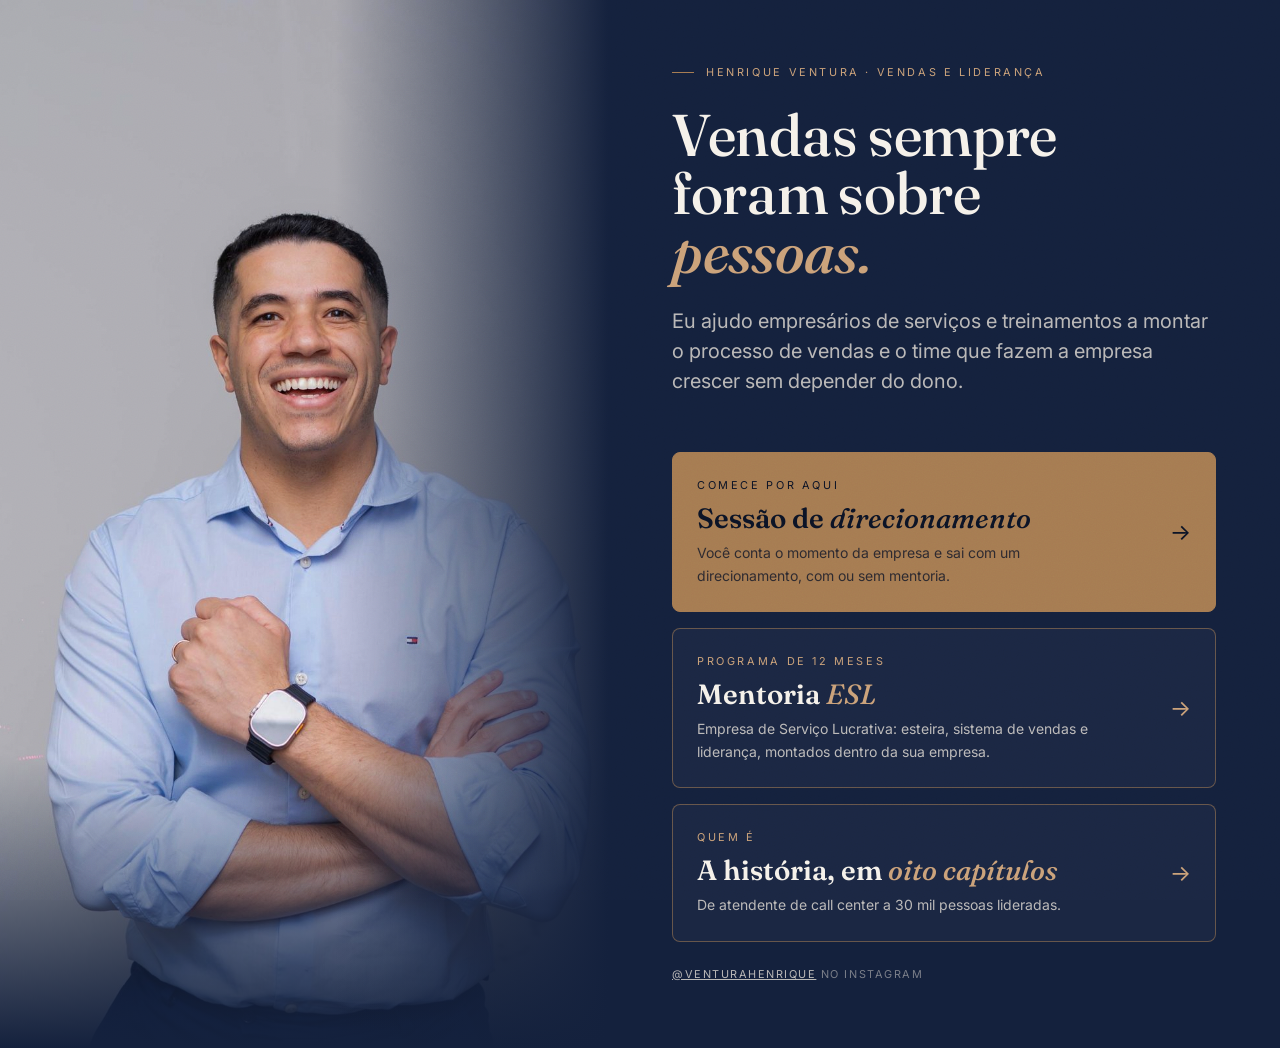
<file: index.html>
<!doctype html>
<html lang="pt-BR">
<head>
<meta charset="utf-8">
<meta name="viewport" content="width=device-width, initial-scale=1">
<title>Henrique Ventura · Vendas e liderança</title>
<meta name="description" content="Henrique Ventura ensina empresários de serviços e treinamentos a montar o processo de vendas e a liderança de time. Mentoria ESL e sessão de direcionamento.">
<meta property="og:title" content="Henrique Ventura · Vendas e liderança">
<meta property="og:description" content="Processo de vendas e liderança de time para empresários de serviços e treinamentos.">
<link rel="stylesheet" href="assets/esl.css">
</head>
<body class="grain">
<main class="hub">
  <div class="portrait"><img src="assets/img/henrique-hero.jpg" alt="Henrique Ventura"></div>
  <div class="side">
    <span class="eyebrow">Henrique Ventura · Vendas e liderança</span>
    <h1>Vendas sempre foram sobre <em class="gold">pessoas.</em></h1>
    <p class="lead">Eu ajudo empresários de serviços e treinamentos a montar o processo de vendas e o time que fazem a empresa crescer sem depender do dono.</p>
    <div class="banners">
      <a class="banner main" href="mentoria.html#diagnostico">
        <div><div class="k">Comece por aqui</div><div class="t">Sessão de <em>direcionamento</em></div><div class="d">Você conta o momento da empresa e sai com um direcionamento, com ou sem mentoria.</div></div>
        <span class="go">→</span>
      </a>
      <a class="banner" href="mentoria.html">
        <div><div class="k">Programa de 12 meses</div><div class="t">Mentoria <em>ESL</em></div><div class="d">Empresa de Serviço Lucrativa: esteira, sistema de vendas e liderança, montados dentro da sua empresa.</div></div>
        <span class="go">→</span>
      </a>
      <a class="banner" href="historia.html">
        <div><div class="k">Quem é</div><div class="t">A história, em <em>oito capítulos</em></div><div class="d">De atendente de call center a 30 mil pessoas lideradas.</div></div>
        <span class="go">→</span>
      </a>
    </div>
    <p class="foot"><a href="https://www.instagram.com/venturahenrique/" target="_blank" rel="noopener">@venturahenrique</a> no Instagram</p>
  </div>
</main>
</body>
</html>
</file>
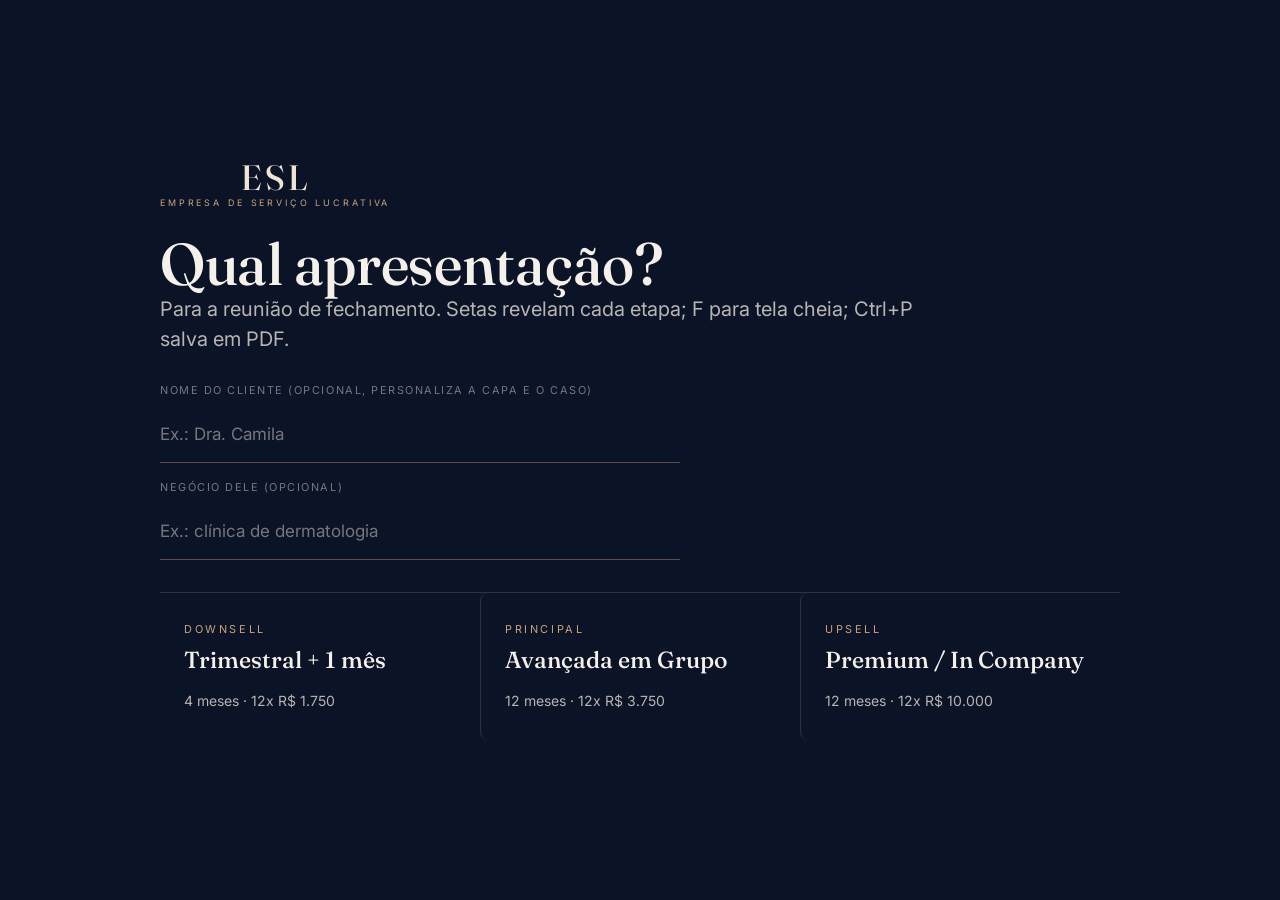
<file: apresentacao.html>
<!doctype html>
<html lang="pt-BR">
<head>
<meta charset="utf-8">
<meta name="viewport" content="width=device-width, initial-scale=1">
<title>Apresentação ESL</title>
<link rel="stylesheet" href="assets/esl.css">
<style>
  html, body { height: 100%; overflow: hidden; }
  body { background: var(--navy-950); }

  /* ============================================================
     Palco: ocupa a janela inteira. Cada slide é um container e
     --u é a unidade de escala (16px em 1600×900), presa à dimensão
     limitante da janela: nunca estoura na vertical.
     ============================================================ */
  #stage { position: fixed; inset: 0; }
  .slide {
    position: absolute; inset: 0;
    container-type: size;
    --u: min(1cqw, 1.7778cqh);
    display: flex; flex-direction: column;
    padding: 5cqh 6.5cqw 4cqh;
    background: var(--navy-900); color: var(--paper);
    overflow: hidden;
    opacity: 0; transform: scale(1.012); visibility: hidden; content-visibility: hidden;
  }
  @supports not (width: 1cqw) { .slide { --u: 16px; } }
  .slide.active { opacity: 1; transform: none; visibility: visible; content-visibility: visible; z-index: 2; transition: opacity 480ms var(--ease-out), transform 640ms var(--ease-out); }
  .slide.leaving { opacity: 1; transform: scale(0.985); visibility: visible; content-visibility: visible; z-index: 1; transition: transform 640ms var(--ease-out); }
  .slide.paper { background: var(--paper); color: var(--ink); }

  #grain { position: fixed; inset: 0; z-index: 5; pointer-events: none; opacity: 0.06; mix-blend-mode: overlay;
    background-image: url("data:image/svg+xml;utf8,<svg xmlns='http://www.w3.org/2000/svg' width='180' height='180'><filter id='n'><feTurbulence type='fractalNoise' baseFrequency='0.85' numOctaves='2' stitchTiles='stitch'/></filter><rect width='100%' height='100%' filter='url(%23n)'/></svg>"); }
  .gridlines { position: absolute; inset: 0; pointer-events: none; }
  .gridlines::before, .gridlines::after { content: ""; position: absolute; top: 5cqh; bottom: 4cqh; width: 1px; background: var(--hair); }
  .gridlines::before { left: 4cqw; } .gridlines::after { right: 4cqw; }
  .paper .gridlines::before, .paper .gridlines::after { background: var(--hair-ink); }

  /* ---- Zonas em fluxo ---- */
  .sl-head { flex: none; display: flex; justify-content: space-between; align-items: center; padding-bottom: 2cqh; border-bottom: 1px solid var(--hair); position: relative; z-index: 2; }
  .paper .sl-head { border-color: var(--hair-ink); }
  .sl-head .brand .word { font-size: calc(1.6 * var(--u)); }
  .sl-head .brand .sub { font-size: calc(0.46 * var(--u)); }
  .sl-head .plan-tag { font-family: var(--font-mono); font-size: calc(0.64 * var(--u)); letter-spacing: 0.24em; text-transform: uppercase; color: var(--gold-400); }
  .paper .brand .word { color: var(--navy-800); } .paper .brand .sub { color: var(--gold-600); } .paper .sl-head .plan-tag { color: var(--gold-600); }

  .sl-body { flex: 1 1 auto; min-height: 0; display: flex; flex-direction: column; justify-content: center; margin: 4cqh 0 3cqh; position: relative; z-index: 2; overflow: hidden; }
  .sl-title { flex: none; display: grid; gap: calc(0.6 * var(--u)); margin-bottom: calc(2.2 * var(--u)); }
  .sl-title h2 { font-size: calc(2.9 * var(--u)); max-width: 24ch; text-wrap: balance; }
  .sl-main { flex: 1 1 auto; min-height: 0; display: flex; flex-direction: column; justify-content: center; }

  .sl-foot { flex: none; display: grid; grid-template-columns: auto 1fr auto auto; align-items: center; gap: calc(1.5 * var(--u)); height: 3cqh; font-family: var(--font-mono); font-size: calc(0.62 * var(--u)); letter-spacing: 0.22em; text-transform: uppercase; color: var(--mist-2); position: relative; z-index: 2; }
  .paper .sl-foot { color: var(--ink-3); }
  .sl-foot .pg b { color: var(--gold-400); font-weight: 500; }
  .sl-foot .dots { display: flex; gap: calc(0.45 * var(--u)); justify-self: center; }
  .sl-foot .dots i { display: block; width: calc(0.45 * var(--u)); height: calc(0.45 * var(--u)); background: var(--hair-gold); transition: background 300ms; }
  .sl-foot .dots i.on { background: var(--gold-400); }
  .sl-foot .hud { display: flex; gap: calc(0.5 * var(--u)); opacity: 0; transition: opacity 300ms; }
  body.hud-on .sl-foot .hud { opacity: 1; }
  .sl-foot .hud button { background: transparent; border: 1px solid var(--hair-gold); color: inherit; font: inherit; letter-spacing: 0.1em; padding: calc(0.25 * var(--u)) calc(0.6 * var(--u)); cursor: pointer; }
  .sl-foot .hud button:hover { border-color: var(--gold-400); color: var(--gold-400); }
  #progress { position: fixed; left: 0; bottom: 0; height: 2px; background: var(--gold-500); width: 0; transition: width 400ms var(--ease-out); z-index: 6; }

  /* ---- Tipografia em --u (sobrescreve os rem do esl.css dentro do slide) ---- */
  .slide .eyebrow { font-size: calc(0.68 * var(--u)); gap: calc(0.75 * var(--u)); }
  .slide .eyebrow::before { width: calc(1.4 * var(--u)); }
  .paper .eyebrow { color: var(--gold-600); } .paper .eyebrow::before { background: var(--gold-600); }
  .slide .lead { font-size: calc(1.2 * var(--u)); max-width: 62ch; }
  .slide p { font-size: calc(1.05 * var(--u)); }
  .slide .small { font-size: calc(0.85 * var(--u)); }
  .slide .pill { font-size: calc(0.62 * var(--u)); padding: calc(0.3 * var(--u)) calc(0.6 * var(--u)); }
  .slide .stat { gap: calc(0.4 * var(--u)); padding-top: calc(0.7 * var(--u)); }
  .slide .stat .n { font-size: calc(2.6 * var(--u)); }
  .slide .stat .l { font-size: calc(0.68 * var(--u)); }
  .slide em.gold { color: var(--gold-400); }
  .paper em.gold { color: var(--gold-700); }

  /* ---- Entradas: automáticas (.auto) e por etapa (.frag) ---- */
  .auto { opacity: 0; }
  .slide:is(.active, .leaving) .auto { animation: aIn 700ms var(--ease-out) forwards; animation-delay: calc(60ms + var(--i, 0) * 90ms); }
  .slide.noauto .auto { animation: none; opacity: 1; }
  @keyframes aIn { from { opacity: 0; transform: translateY(1.4cqh); } to { opacity: 1; transform: none; } }
  .frag { opacity: 0; transform: translateY(1.5cqh); transition: opacity 500ms var(--ease-out), transform 600ms var(--ease-out); }
  .frag.on { opacity: 1; transform: none; }
  .slide.instant .frag { transition: none; }
  @media (prefers-reduced-motion: reduce) {
    .slide.active, .slide.leaving, .frag { transition: none; }
    .slide:is(.active, .leaving) .auto { animation: none; opacity: 1; }
  }

  /* ---- Capa ---- */
  .cover .sl-body { display: grid; grid-template-columns: 1.05fr 0.95fr; gap: 5cqw; align-items: center; margin-top: 2cqh; }
  .cover .giant { font-size: calc(11 * var(--u)); line-height: 0.85; color: var(--champagne); letter-spacing: -0.02em; font-weight: 500; }
  .cover .sub { font-family: var(--font-mono); letter-spacing: 0.34em; text-transform: uppercase; color: var(--gold-400); font-size: calc(0.8 * var(--u)); margin-top: calc(1.4 * var(--u)); }
  .cover .plan-name { font-family: var(--font-display); font-size: calc(2.2 * var(--u)); font-weight: 400; font-style: italic; margin-top: calc(2.6 * var(--u)); padding-top: calc(1.5 * var(--u)); border-top: 1px solid var(--hair-gold); max-width: 20ch; }
  .cover .photo-slot { height: 62cqh; aspect-ratio: 4 / 5; width: auto; justify-self: end; }
  .cover .for { margin-top: calc(1.4 * var(--u)); font-family: var(--font-mono); font-size: calc(0.7 * var(--u)); letter-spacing: 0.22em; text-transform: uppercase; color: var(--mist-2); }
  .cover .for b { color: var(--champagne); font-weight: 500; }

  /* ---- Afirmação ---- */
  .statement .sl-body { text-align: center; align-items: center; }
  .statement .big { font-family: var(--font-display); font-size: calc(4.6 * var(--u)); line-height: 1.08; font-weight: 500; max-width: 22ch; margin: calc(1.5 * var(--u)) auto 0; text-wrap: balance; }
  .statement .big em { color: var(--gold-400); font-style: italic; font-weight: 400; }
  .paper .statement .big em, .statement.paper .big em { color: var(--gold-700); }
  .statement .after { margin: calc(2.2 * var(--u)) auto 0; font-size: calc(1.2 * var(--u)); color: var(--mist); max-width: 62ch; }
  .paper .after { color: var(--ink-2); }

  /* ---- Espelho ---- */
  .mirror-grid { display: grid; grid-template-columns: 1fr 1fr; column-gap: 4cqw; }
  .mirror-grid .m { position: relative; font-family: var(--font-display); font-style: italic; font-weight: 500; font-variation-settings: "opsz" 18; font-size: calc(1.75 * var(--u)); line-height: 1.22; padding: calc(1.6 * var(--u)) 0 calc(1.6 * var(--u)) calc(3 * var(--u)); border-top: 1px solid var(--hair-ink); }
  .mirror-grid .m::before { content: "\201C"; position: absolute; left: 0; top: calc(0.9 * var(--u)); font-size: calc(3.4 * var(--u)); line-height: 1; color: var(--gold-600); font-style: normal; }

  /* ---- Método ESL ---- */
  .esl3 { display: grid; grid-template-columns: repeat(3, 1fr); }
  .esl3 .col { padding: calc(1.6 * var(--u)) calc(2 * var(--u)) 0 0; border-top: 1px solid var(--hair-gold); }
  .esl3 .col + .col { border-left: 1px solid var(--hair); padding-left: calc(2 * var(--u)); }
  .esl3 .L { font-family: var(--font-display); font-size: calc(8.5 * var(--u)); line-height: 0.8; font-weight: 500; color: var(--gold-400); letter-spacing: -0.02em; font-variation-settings: "opsz" 96; }
  .esl3 .t { font-family: var(--font-display); font-size: calc(1.85 * var(--u)); font-weight: 600; margin-top: calc(1.4 * var(--u)); line-height: 1.1; }
  .esl3 .t em { color: var(--gold-400); font-style: italic; font-weight: 400; }
  .esl3 p { color: var(--mist); font-size: calc(1 * var(--u)); margin-top: calc(0.8 * var(--u)); max-width: 34ch; }

  /* ---- Linha do tempo ---- */
  .timeline .bar { height: 1px; background: var(--hair-gold); }
  .timeline .phases { display: grid; grid-template-columns: repeat(3, 1fr); gap: calc(2.5 * var(--u)); margin-top: calc(2.2 * var(--u)); }
  .timeline .ph { position: relative; }
  .timeline .ph::before { content: ""; position: absolute; top: calc(-2.6 * var(--u)); left: 0; width: calc(0.6 * var(--u)); height: calc(0.6 * var(--u)); background: var(--gold-500); }
  .timeline .ph .k { font-family: var(--font-mono); font-size: calc(0.64 * var(--u)); letter-spacing: 0.24em; text-transform: uppercase; color: var(--gold-400); }
  .timeline .ph .t { font-family: var(--font-display); font-size: calc(1.9 * var(--u)); font-weight: 600; margin-top: calc(0.6 * var(--u)); line-height: 1.1; }
  .timeline .ph p { color: var(--mist); font-size: calc(1 * var(--u)); margin-top: calc(0.6 * var(--u)); max-width: 36ch; }

  /* ---- Caso ---- */
  .case { display: grid; grid-template-columns: 1fr 1fr; gap: 5cqw; align-items: stretch; height: 100%; min-height: 0; }
  .case .txt { display: flex; flex-direction: column; justify-content: center; min-height: 0; }
  .case h2 { font-size: calc(2.9 * var(--u)); max-width: 16ch; margin-top: calc(0.8 * var(--u)); text-wrap: balance; }
  .case ul { list-style: none; padding: 0; margin: calc(1.6 * var(--u)) 0 0; }
  .case li { display: grid; grid-template-columns: calc(1.8 * var(--u)) 1fr; gap: calc(0.9 * var(--u)); color: var(--mist); font-size: calc(1.05 * var(--u)); padding: calc(0.75 * var(--u)) 0; border-top: 1px solid var(--hair); }
  .case li::before { content: "\2192"; color: var(--gold-400); font-family: var(--font-mono); }
  .bars { display: grid; grid-template-columns: 1fr 1fr; gap: calc(2.2 * var(--u)); align-items: end; height: 100%; min-height: 0; border-bottom: 1px solid var(--hair-gold); }
  .bar-col { display: grid; grid-template-rows: minmax(0, 1fr) auto; align-items: end; gap: calc(0.75 * var(--u)); height: 100%; min-height: 0; }
  .bar-col .b { border: 1px solid var(--hair-gold); display: grid; align-content: start; padding: calc(1.25 * var(--u)); background: rgba(244,238,226,0.03); min-height: 0; align-self: end; }
  .bar-col.hi .b { background: var(--gold-500); border-color: var(--gold-500); color: var(--navy-950); }
  .bar-col .n { font-family: var(--font-display); font-size: calc(2.4 * var(--u)); font-weight: 600; line-height: 1; }
  .bar-col .l { font-family: var(--font-mono); font-size: calc(0.62 * var(--u)); letter-spacing: 0.2em; text-transform: uppercase; opacity: 0.8; margin-top: calc(0.5 * var(--u)); }
  .bar-col .cap { font-family: var(--font-mono); font-size: calc(0.66 * var(--u)); letter-spacing: 0.2em; text-transform: uppercase; color: var(--mist-2); padding-top: calc(0.9 * var(--u)); }
  .bar-col.frag { transform: none; transition: opacity 600ms var(--ease-out); }
  .bar-col.frag .b { transform: scaleY(0); transform-origin: bottom; transition: transform 800ms var(--ease-out); }
  .bar-col.frag.on .b { transform: none; }

  /* ---- Cards (etapas) ---- */
  .cards { display: grid; gap: calc(1.1 * var(--u)); grid-template-columns: repeat(var(--cols, 4), 1fr); grid-auto-rows: minmax(0, 1fr); height: 100%; max-height: 48cqh; min-height: 0; }
  .dcard { position: relative; border: 1px solid var(--hair); padding: calc(1.4 * var(--u)); min-height: 0; overflow: hidden; display: grid; grid-template-rows: auto 1fr auto; gap: calc(0.6 * var(--u)); }
  .dcard::before { content: ""; position: absolute; left: -1px; right: -1px; top: -1px; height: 3px; background: var(--gold-500); opacity: 0; transition: opacity 400ms; }
  .dcard.cur { border-color: var(--gold-500); }
  .dcard.cur::before { opacity: 1; }
  .dcard .idx { font-family: var(--font-display); font-size: calc(1.5 * var(--u)); color: var(--gold-400); line-height: 1; display: flex; justify-content: space-between; align-items: start; }
  .dcard .t { font-family: var(--font-display); font-size: calc(1.5 * var(--u)); font-weight: 600; line-height: 1.14; align-self: end; }
  .dcard .d { font-size: calc(1.05 * var(--u)); color: var(--mist); line-height: 1.4; }
  .dcard .idx .pill { font-size: calc(0.95 * var(--u)); padding: calc(0.3 * var(--u)) calc(0.7 * var(--u)); font-weight: 600; letter-spacing: 0.04em; }
  .stackall .dcard .idx .pill { font-size: calc(0.72 * var(--u)); padding: calc(0.2 * var(--u)) calc(0.45 * var(--u)); }
  .dcard.has-img { padding-top: 0; grid-template-rows: minmax(0, 1fr) auto auto auto; }
  .dcard .cimg { margin: 0 calc(-1.4 * var(--u)) calc(0.4 * var(--u)); min-height: 0; background: var(--navy-800) center 22% / cover no-repeat; border-bottom: 1px solid var(--hair-gold); }
  .cards:has(.has-img) { max-height: 62cqh; height: 62cqh; }
  .dcard.has-img .t { align-self: start; }
  .cards:has(.has-img) .dcard .t { font-size: calc(1.25 * var(--u)); }
  .cards:has(.has-img) .dcard .d { font-size: calc(0.9 * var(--u)); }
  .stackall .dcard .cimg { display: none; }
  .traj { display: grid; grid-template-columns: repeat(5, 1fr); gap: calc(1.2 * var(--u)); }
  .traj .tj { display: grid; gap: calc(0.5 * var(--u)); align-content: start; }
  .traj .ph { aspect-ratio: 1 / 1; width: 100%; max-height: 44cqh; border-radius: var(--radius); background: var(--navy-800) center top / cover no-repeat; border: 1px solid var(--hair-gold); }
  .traj .k { font-family: var(--font-mono); font-size: calc(0.62 * var(--u)); letter-spacing: 0.2em; text-transform: uppercase; color: var(--gold-400); margin-top: calc(0.5 * var(--u)); }
  .traj .t { font-family: var(--font-display); font-size: calc(1.3 * var(--u)); font-weight: 600; line-height: 1.12; }
  .traj p { color: var(--mist); font-size: calc(0.85 * var(--u)); line-height: 1.4; margin: 0; }
  .stackall .cards { --cols: 5; gap: calc(0.75 * var(--u)); max-height: none; height: auto; flex: 1 1 auto; }
  .stackall .sl-title { margin-bottom: calc(1.4 * var(--u)); }
  .stackall .total-line, .sl-main + .total-line { margin-top: calc(1 * var(--u)); padding-top: calc(0.8 * var(--u)); }
  .stackall .dcard { padding: calc(0.9 * var(--u)) calc(1 * var(--u)); gap: calc(0.3 * var(--u)); }
  .stackall .dcard .idx { font-size: calc(1 * var(--u)); }
  .stackall .dcard .t { font-size: calc(1 * var(--u)); display: -webkit-box; -webkit-line-clamp: 2; -webkit-box-orient: vertical; overflow: hidden; }
  .stackall .dcard .d { display: none; }
  .total-line { flex: none; display: flex; align-items: baseline; justify-content: space-between; border-top: 1px solid var(--hair-gold); padding-top: calc(1.1 * var(--u)); margin-top: calc(1.5 * var(--u)); }
  .total-line .l { font-family: var(--font-mono); letter-spacing: 0.26em; text-transform: uppercase; color: var(--mist-2); font-size: calc(0.72 * var(--u)); }
  .total-line .n { font-family: var(--font-display); font-size: calc(3.6 * var(--u)); font-weight: 500; color: var(--champagne); line-height: 1; }
  .total-line .n.strike { text-decoration: line-through; text-decoration-color: var(--signal); text-decoration-thickness: 3px; color: var(--mist-2); font-size: calc(2.2 * var(--u)); }

  /* ---- Preço ---- */
  .price { display: grid; grid-template-columns: 1fr 1.05fr; gap: 5cqw; align-items: center; }
  .price .giant { font-size: calc(8.5 * var(--u)); line-height: 0.9; color: var(--champagne); letter-spacing: -0.02em; font-weight: 500; }
  .price .giant small { font-size: 0.34em; vertical-align: top; line-height: 1.9; margin-right: calc(0.5 * var(--u)); color: var(--gold-400); font-weight: 400; }
  .opts { display: grid; border-top: 1px solid var(--hair-gold); }
  .opt { border-bottom: 1px solid var(--hair); padding: calc(1.5 * var(--u)) 0; display: grid; grid-template-columns: calc(14 * var(--u)) 1fr; gap: calc(1.75 * var(--u)); align-items: center; }
  .opt .k { font-family: var(--font-mono); font-size: calc(0.64 * var(--u)); letter-spacing: 0.24em; text-transform: uppercase; color: var(--gold-400); }
  .opt .n { font-family: var(--font-display); font-size: calc(2.1 * var(--u)); font-weight: 600; line-height: 1; color: var(--champagne); margin-top: calc(0.4 * var(--u)); }
  .opt .s { font-size: calc(0.95 * var(--u)); color: var(--mist); }
  .opt.best { background: var(--gold-500); padding: calc(1.5 * var(--u)); margin-top: calc(0.75 * var(--u)); border: 0; }
  .opt.best .k, .opt.best .n, .opt.best .s { color: var(--navy-950); }

  /* ---- Soma ---- */
  .sum { display: grid; grid-template-columns: 1fr auto 1fr auto 1.2fr; align-items: center; gap: calc(1.6 * var(--u)); text-align: center; margin-top: calc(1.8 * var(--u)); }
  .sum .n { font-family: var(--font-display); font-size: calc(3.8 * var(--u)); font-weight: 500; color: var(--champagne); line-height: 1; }
  .sum .l { font-family: var(--font-mono); font-size: calc(0.64 * var(--u)); letter-spacing: 0.24em; text-transform: uppercase; color: var(--mist-2); margin-top: calc(0.75 * var(--u)); }
  .sum .op { font-family: var(--font-display); font-size: calc(3.4 * var(--u)); color: var(--gold-400); font-weight: 400; }
  .sum .res .n { font-size: calc(5 * var(--u)); color: var(--gold-400); }
  .conta .sl-body { text-align: center; align-items: center; }

  /* ---- Comparação ---- */
  .vs { display: grid; grid-template-columns: 1fr auto 1fr; gap: calc(3 * var(--u)); align-items: stretch; }
  .vs .side { border-top: 1px solid var(--hair); padding-top: calc(1.75 * var(--u)); display: grid; gap: calc(0.9 * var(--u)); align-content: start; }
  .vs .side.good { border-top: 3px solid var(--gold-500); }
  .vs .side .k { font-family: var(--font-mono); font-size: calc(0.64 * var(--u)); letter-spacing: 0.24em; text-transform: uppercase; color: var(--gold-400); }
  .vs .side .n { font-family: var(--font-display); font-size: calc(3.4 * var(--u)); font-weight: 500; line-height: 1; color: var(--champagne); }
  .vs .side .n span { font-size: calc(1.2 * var(--u)); }
  .vs .side p { color: var(--mist); font-size: calc(1.02 * var(--u)); max-width: 44ch; }
  .vs .mid { align-self: center; font-family: var(--font-display); font-style: italic; font-size: calc(2.2 * var(--u)); color: var(--gold-400); }

  /* ---- Para quem é ---- */
  .who { display: grid; grid-template-columns: 1fr 1fr; gap: 4.5cqw; }
  .who ul { list-style: none; padding: 0; margin: 0; }
  .who li { display: grid; grid-template-columns: calc(2 * var(--u)) 1fr; gap: calc(0.9 * var(--u)); font-size: calc(1.2 * var(--u)); line-height: 1.35; padding: calc(0.9 * var(--u)) 0; border-top: 1px solid var(--hair-ink); }
  .who li::before { font-family: var(--font-mono); color: var(--gold-600); }
  .who .yes li::before { content: "\2713"; }
  .who .no li::before { content: "\2715"; color: var(--signal); }
  .who h3 { font-size: calc(0.7 * var(--u)); font-family: var(--font-mono); font-weight: 500; letter-spacing: 0.24em; text-transform: uppercase; margin-bottom: calc(0.9 * var(--u)); }
  .who .yes h3 { color: var(--gold-600); } .who .no h3 { color: var(--signal); }

  /* ---- Fechamento ---- */
  .closing .sl-body { text-align: center; align-items: center; }
  .closing h2 { font-size: calc(3.8 * var(--u)); max-width: 22ch; margin: calc(1.1 * var(--u)) auto 0; text-wrap: balance; }
  .closing .steps { display: grid; grid-template-columns: repeat(3, 1fr); margin-top: calc(3.5 * var(--u)); text-align: left; width: 100%; }
  .closing .step { border-top: 1px solid var(--hair-gold); padding: calc(1.25 * var(--u)) calc(1.9 * var(--u)) 0 0; }
  .closing .step + .step { border-left: 1px solid var(--hair); padding-left: calc(1.9 * var(--u)); }
  .closing .step b { font-family: var(--font-display); font-weight: 500; font-size: calc(1.5 * var(--u)); color: var(--gold-400); display: block; margin-bottom: calc(0.6 * var(--u)); line-height: 1; }
  .closing .step .t { font-family: var(--font-display); font-size: calc(1.5 * var(--u)); font-weight: 600; }

  /* ---- Foto + texto ---- */
  .photo-text { display: grid; grid-template-columns: auto 1fr; gap: 5cqw; align-items: center; }
  .photo-text .photo-slot { height: 60cqh; aspect-ratio: 4 / 5; width: auto; }
  .photo-text h2 { font-size: calc(3 * var(--u)); max-width: 20ch; margin-top: calc(0.9 * var(--u)); text-wrap: balance; }
  .photo-text .nums { display: grid; grid-template-columns: repeat(3, 1fr); gap: calc(1.75 * var(--u)); margin-top: calc(2.1 * var(--u)); }
  .photo-wide { display: grid; grid-template-columns: 1.1fr 0.9fr; gap: 5cqw; align-items: center; }
  .photo-wide .photo-slot { aspect-ratio: 16 / 10; width: 100%; max-height: 60cqh; }
  .photo-wide h2 { font-size: calc(3 * var(--u)); text-wrap: balance; margin-top: calc(0.9 * var(--u)); }
  .slide .photo-slot .mark { font-size: calc(10 * var(--u)); }
  .slide .photo-slot .cap { font-size: calc(0.62 * var(--u)); }
  .slide .photo-slot.framed { outline-offset: calc(0.75 * var(--u)); }


  /* ============================================================
     v4 legibilidade (17/11): texto secundário maior e conteúdo
     ocupando o slide. Sobrescreve os tamanhos acima.
     ============================================================ */
  .slide .eyebrow { font-size: calc(0.9 * var(--u)); }
  .slide .lead { font-size: calc(1.6 * var(--u)); max-width: 46ch; }
  .slide p { font-size: calc(1.35 * var(--u)); }
  .slide .small { font-size: calc(1.15 * var(--u)); }
  .slide .pill { font-size: calc(0.9 * var(--u)); }
  .slide .stat .n { font-size: calc(4 * var(--u)); }
  .slide .stat .l { font-size: calc(0.95 * var(--u)); }
  .sl-title h2 { font-size: calc(3.4 * var(--u)); max-width: 28ch; }
  .sl-head .plan-tag { font-size: calc(0.8 * var(--u)); }

  .cover .giant { font-size: calc(13 * var(--u)); }
  .cover .sub { font-size: calc(1.05 * var(--u)); }
  .cover .plan-name { font-size: calc(3 * var(--u)); max-width: 24ch; }
  .cover .for { font-size: calc(1.05 * var(--u)); }
  .cover .photo-slot { height: 70cqh; }

  .photo-text .photo-slot { height: 68cqh; }
  .photo-text h2 { font-size: calc(4.2 * var(--u)); }
  .photo-text .nums { margin-top: calc(2.6 * var(--u)); }

  .statement .big { font-size: calc(5.6 * var(--u)); max-width: 24ch; }
  .statement .after { font-size: calc(1.7 * var(--u)); max-width: 52ch; }

  .mirror-grid .m { font-size: calc(2.5 * var(--u)); padding: calc(2.4 * var(--u)) 0 calc(2.4 * var(--u)) calc(3.6 * var(--u)); }
  .mirror-grid .m::before { font-size: calc(4.2 * var(--u)); }

  .traj .k { font-size: calc(0.85 * var(--u)); }
  .traj .t { font-size: calc(1.7 * var(--u)); }
  .traj p { font-size: calc(1.15 * var(--u)); }
  .traj .ph { max-height: 40cqh; }

  .dcard .idx { font-size: calc(1.6 * var(--u)); }
  .dcard .t { font-size: calc(1.7 * var(--u)); }
  .dcard .d { font-size: calc(1.2 * var(--u)); }
  .cards:has(.has-img) { max-height: 64cqh; height: 64cqh; }
  .cards:has(.has-img) .dcard .t { font-size: calc(1.55 * var(--u)); }
  .cards:has(.has-img) .dcard .d { font-size: calc(1.1 * var(--u)); }

  .stackall .cards { flex: 1 1 auto; height: auto; grid-auto-rows: 1fr; }
  .stackall .dcard .idx { font-size: calc(1.2 * var(--u)); }
  .stackall .dcard .t { font-size: calc(1.2 * var(--u)); }
  .stackall .dcard .idx .pill { font-size: calc(0.85 * var(--u)); }

  .total-line .l { font-size: calc(1 * var(--u)); }
  .total-line .n { font-size: calc(4.4 * var(--u)); }
  .total-line .n.strike { font-size: calc(3 * var(--u)); }

  .sum .n { font-size: calc(5 * var(--u)); }
  .sum .res .n { font-size: calc(6.6 * var(--u)); }
  .sum .l { font-size: calc(1 * var(--u)); }
  .sum .op { font-size: calc(4.4 * var(--u)); }
  .conta .muted { font-size: calc(1.3 * var(--u)); }

  .price .giant { font-size: calc(11 * var(--u)); }
  .opt { grid-template-columns: calc(19 * var(--u)) 1fr; padding: calc(2 * var(--u)) 0; }
  .opt .k { font-size: calc(0.85 * var(--u)); }
  .opt .n { font-size: calc(3 * var(--u)); }
  .opt .s { font-size: calc(1.3 * var(--u)); }
  .opt.best { padding: calc(2 * var(--u)); }

  .closing h2 { font-size: calc(5 * var(--u)); }
  .closing .step b { font-size: calc(2 * var(--u)); }
  .closing .step .t { font-size: calc(2.1 * var(--u)); }
  .closing .step p { font-size: calc(1.25 * var(--u)); }

  .esl3 .t { font-size: calc(2.2 * var(--u)); }
  .esl3 p { font-size: calc(1.3 * var(--u)); }
  .timeline .ph .t { font-size: calc(2.2 * var(--u)); }
  .timeline .ph p { font-size: calc(1.3 * var(--u)); }
  .timeline .ph .k { font-size: calc(0.85 * var(--u)); }
  .case li { font-size: calc(1.35 * var(--u)); }
  .vs .side p { font-size: calc(1.35 * var(--u)); }
  .vs .side .k { font-size: calc(0.85 * var(--u)); }
  .who li { font-size: calc(1.5 * var(--u)); }
  .who h3 { font-size: calc(0.9 * var(--u)); }

  .slide .stat .l { font-size: calc(1.1 * var(--u)); }
  .price .lead { font-size: calc(1.9 * var(--u)); }
  .opt .s { font-size: calc(1.55 * var(--u)); }
  .opt .k { font-size: calc(1 * var(--u)); }
  .closing .step p, .closing .step .small { font-size: calc(1.45 * var(--u)); }
  .total-line .l, .sum .l { font-size: calc(1.15 * var(--u)); }
  .cover .for, .cover .sub { font-size: calc(1.2 * var(--u)); }

  /* ---- Overlays (fora do #stage) ---- */
  #help { position: fixed; inset: 0; z-index: 30; display: none; place-items: center; background: rgba(4,8,18,0.92); }
  #help.show { display: grid; }
  #help .box { max-width: 600px; padding: 32px; border: 1px solid var(--hair-gold); background: var(--navy-900); }
  #help kbd { font-family: var(--font-mono); background: rgba(244,238,226,0.08); padding: 2px 8px; border: 1px solid var(--hair); }
  #chooser { position: fixed; inset: 0; display: none; place-items: center; z-index: 40; background: var(--navy-950); overflow: auto; }
  #chooser.show { display: grid; }
  #chooser .box { width: min(960px, 92vw); padding: 40px 0; }
  #chooser .list { display: grid; grid-template-columns: 1fr; margin-top: 32px; border-top: 1px solid var(--hair); }
  @media (min-width: 760px) { #chooser .list { grid-template-columns: repeat(3, 1fr); } #chooser .list a + a { border-left: 1px solid var(--hair); } }
  #chooser a.card { text-decoration: none; color: inherit; display: grid; gap: 8px; border: 0; padding: 28px 24px; }
  #chooser a.card:hover { background: rgba(244,238,226,0.03); }
  #chooser .form { margin-top: 28px; max-width: 520px; }

  /* ---- Impressão: 1600×900 fixos, tudo revelado ---- */
  @media print {
    @page { size: 1600px 900px; margin: 0; }
    html, body { overflow: visible; height: auto; background: var(--navy-950); }
    #stage { position: static; }
    .slide { position: relative; width: 1600px; height: 900px; opacity: 1 !important; transform: none !important; visibility: visible !important; content-visibility: visible !important; break-after: page; page-break-after: always; --u: 16px; }
    .slide:last-child { break-after: auto; page-break-after: auto; }
    .frag, .auto { opacity: 1 !important; transform: none !important; animation: none !important; transition: none !important; }
    .bar-col.frag .b { transform: none !important; }
    .dcard::before { display: none; }
    .sl-foot .dots, .sl-foot .hud, #grain, #progress, #help, #chooser { display: none !important; }
  }
</style>
</head>
<body>

<div id="chooser">
  <div class="box">
    <a class="brand" href="mentoria.html"><span class="word">ESL</span><span class="sub">Empresa de Serviço Lucrativa</span></a>
    <h1 style="margin-top: 24px">Qual apresentação?</h1>
    <p class="lead">Para a reunião de fechamento. Setas revelam cada etapa; <span class="mono">F</span> para tela cheia; <span class="mono">Ctrl+P</span> salva em PDF.</p>
    <form class="form" id="chooser-form">
      <div class="field"><label for="c-nome">Nome do cliente (opcional, personaliza a capa e o caso)</label><input id="c-nome" placeholder="Ex.: Dra. Camila"></div>
      <div class="field"><label for="c-neg">Negócio dele (opcional)</label><input id="c-neg" placeholder="Ex.: clínica de dermatologia"></div>
    </form>
    <div class="list">
      <a class="card" data-plano="trimestral" href="?plano=trimestral"><span class="eyebrow no-rule">Downsell</span><span class="card-title">Trimestral + 1 mês</span><p>4 meses · 12x R$ 1.750</p></a>
      <a class="card" data-plano="avancada" href="?plano=avancada"><span class="eyebrow no-rule">Principal</span><span class="card-title">Avançada em Grupo</span><p>12 meses · 12x R$ 3.750</p></a>
      <a class="card" data-plano="premium" href="?plano=premium"><span class="eyebrow no-rule">Upsell</span><span class="card-title">Premium / In Company</span><p>12 meses · 12x R$ 10.000</p></a>
    </div>
  </div>
</div>

<div id="stage"></div>
<div id="grain"></div>
<div id="progress"></div>
<div id="help"><div class="box stack">
  <h3>Atalhos</h3>
  <p><kbd>→</kbd> <kbd>Espaço</kbd> próxima etapa (ou próximo slide) · <kbd>←</kbd> volta uma etapa · <kbd>↓</kbd> revela tudo · <kbd>↑</kbd> esconde tudo</p>
  <p><kbd>Shift</kbd>+<kbd>→</kbd> / <kbd>←</kbd> pula slide · <kbd>Home</kbd>/<kbd>End</kbd> início/fim · <kbd>F</kbd> tela cheia · <kbd>Ctrl+P</kbd> salvar em PDF · <kbd>Esc</kbd> fecha</p>
  <p class="muted small">Clique na metade direita avança; na esquerda, volta. Para personalizar: <span class="mono">?plano=avancada&amp;nome=Camila&amp;negocio=clínica</span></p>
</div></div>

<script src="assets/decks.js"></script>
<script>
(function () {
  const { DECKS, COMMON, entregaveis, soma, imgDe, TRAJETORIA } = window.ESL_DECKS;
  const params = new URLSearchParams(location.search);
  const deck = DECKS[params.get('plano')];
  const esc = s => String(s ?? '').replace(/[&<>"]/g, c => ({ '&': '&amp;', '<': '&lt;', '>': '&gt;', '"': '&quot;' }[c]));
  const C = deck && deck.cliente ? deck.cliente : null;  // deck personalizado de um cliente
  const nome = (params.get('nome') || (C && C.nome) || '').trim();
  const negocio = (params.get('negocio') || (C && C.negocio) || '').trim();
  if (C) { const m = document.createElement('meta'); m.name = 'robots'; m.content = 'noindex, nofollow'; document.head.appendChild(m); }

  if (!deck) {
    document.getElementById('chooser').classList.add('show');
    document.querySelectorAll('#chooser a.card').forEach(a => a.addEventListener('click', (e) => {
      const n = document.getElementById('c-nome').value.trim(), g = document.getElementById('c-neg').value.trim();
      if (n || g) { e.preventDefault(); const q = new URLSearchParams({ plano: a.dataset.plano }); if (n) q.set('nome', n); if (g) q.set('negocio', g); location.search = '?' + q.toString(); }
    }));
    return;
  }
  document.title = `${deck.nome} · ESL`;

  const brl = n => 'R$ ' + n.toLocaleString('pt-BR');
  const PHOTO = window.ESL_DECKS.PHOTOS || {};
  const photo = (key, cap, cls = '') => PHOTO[key]
    ? `<div class="photo-slot framed ${cls}"><img src="${esc(PHOTO[key])}" alt="Henrique Ventura"></div>`
    : `<div class="photo-slot ${cls}"><span class="mark">HV</span><span class="cap">${esc(cap)}</span></div>`;
  const auto = (i) => `class="auto" style="--i:${i}"`;
  const head = `<div class="gridlines"></div><div class="sl-head"><span class="brand"><span class="word">ESL</span><span class="sub">Programa de mentoria</span></span><span class="plan-tag">${esc(deck.nome)}</span></div>`;
  const slide = (cls, body) => `<section class="slide ${cls}">${head}<div class="sl-body">${body}</div><div class="sl-foot"><span>@venturahenrique</span><span class="dots"></span><span class="hud"><button data-act="prev" title="Anterior">←</button><button data-act="next" title="Próximo">→</button><button data-act="full" title="Tela cheia (F)">⤢</button><button data-act="help" title="Ajuda (?)">?</button></span><span class="pg"></span></div></section>`;
  const title = (eyebrow, h2) => `<div class="sl-title"><span class="eyebrow">${eyebrow}</span><h2>${h2}</h2></div>`;
  const card = (it, i, { frag = false, withV = false, hi = false, img = false } = {}) => {
    const src = img ? imgDe(it.t) : null;
    return `
    <div class="dcard${frag ? ' frag' : ''}${hi ? ' cur' : ''}${src ? ' has-img' : ''}"${frag ? '' : ` ${auto(i)}`}>
      ${src ? `<div class="cimg" style="background-image:url('${src}')"></div>` : ''}
      <span class="idx"><span>${String(i + 1).padStart(2, '0')}</span>${withV ? `<span class="pill">${brl(it.v)}</span>` : ''}</span>
      <div class="t">${esc(it.t)}</div>
      ${(deck.desc && deck.desc[it.t]) || it.d ? `<div class="d">${esc((deck.desc && deck.desc[it.t]) || it.d)}</div>` : '<span></span>'}
    </div>`;
  };
  const S = [];
  const meses = deck.id === 'trimestral' ? 4 : 12;

  // 01 Capa
  S.push(slide('cover', `
    <div>
      <div class="eyebrow" ${auto(0)}>Programa de mentoria · ${esc(deck.duracao)}</div>
      <div class="giant" ${auto(1)} style="--i:1;margin-top:calc(1.4*var(--u))">ESL</div>
      <div class="sub" ${auto(2)}>Empresa de Serviço Lucrativa</div>
      <div class="plan-name" ${auto(3)}>${esc(deck.nome)}</div>
      ${nome ? `<div class="for" ${auto(4)}>Preparado para <b>${esc(nome)}</b>${negocio ? ` · ${esc(negocio)}` : ''}</div>` : `<p class="lead" ${auto(4)} style="margin-top:calc(1.1*var(--u))">${esc(deck.tagline)}</p>`}
    </div>
    ${photo('capa', 'Henrique Ventura · @venturahenrique')}`));

  // Quem fala (no deck de cliente vem logo depois da capa)
  const quemFala = slide('', `<div class="photo-text">
    ${photo('palestra', 'Foto palestrando · a inserir')}
    <div>
      <div class="eyebrow" ${auto(0)}>Quem está do outro lado da mesa</div>
      <h2 ${auto(1)}>Não nasci vendedor. <em class="gold">Nasci tímido.</em></h2>
      <p class="lead" ${auto(2)} style="margin-top:calc(1.1*var(--u))">${C ? 'Garçom, call center, nove anos no marketing de relacionamento em cinco países e diretor de expansão no steel frame.' : 'Garçom, atendente de call center, nove anos no marketing de relacionamento em cinco países, diretor de expansão de uma franqueadora. O mesmo processo de vendas, do produto de R$ 97 à franquia de R$ 300 mil.'}</p>
      <div class="nums">
        <div class="stat frag"><div class="n">30 mil</div><div class="l">pessoas lideradas</div></div>
        <div class="stat frag"><div class="n">22</div><div class="l">lojas abertas em 2,5 anos</div></div>
        <div class="stat frag"><div class="n">~1.000</div><div class="l">alunos no braço educacional</div></div>
      </div>
    </div></div>`);
  if (C) S.push(quemFala);

  // Trajetória com fotos (pedido do Henrique em 17/11: reforçar autoridade com quem ainda não o conhece)
  const trajetoria = slide('', `
    ${title('De onde eu venho', 'O mesmo processo, em <em class="gold">três mercados diferentes.</em>')}
    <div class="sl-main"><div class="traj">
      ${TRAJETORIA.map(m => `<div class="tj frag"><div class="ph" style="background-image:url('${m.img}')"></div><div class="k">${esc(m.k)}</div><div class="t">${esc(m.t)}</div><p>${esc(m.p)}</p></div>`).join('')}
    </div></div>`);
  if (C) S.push(trajetoria);

  // 02 Premissa
  S.push(slide('statement paper', C ? `
    <div class="eyebrow" ${auto(0)}>O que eu ouvi na nossa conversa</div>
    <p class="big" ${auto(1)}>${C.premissa.big}</p>
    <p class="after frag">${esc(C.premissa.after)}</p>` : `
    <div class="eyebrow" ${auto(0)}>Antes de falar do programa</div>
    <p class="big" ${auto(1)}>Quatro lojas vendiam <em>R$ 8 milhões por ano</em> sem um CRM. E o dono fazia metade das vendas.</p>
    <p class="after frag">Eu vi isso por dentro, em 2024, mapeando empresas para virar franquia. Ninguém ali era preguiçoso. Faltava processo, e processo não se compra pronto.</p>`));

  // 03 Espelho
  const espelho = C ? C.espelho : [
    'Não tem gente boa no mercado.',
    'Se eu passar meus clientes grandes para o time, eles levam embora.',
    'Eu respondo cliente às onze da noite. Isso é dedicação.',
    'Eu sei que preciso de processo. Só não sei quem monta sem parar a empresa.',
  ];
  S.push(slide('paper', `
    ${title(C ? `Os quatro nós que você me trouxe, ${esc(nome.split(' ')[0])}` : `O que eu ouço toda semana${nome ? ` · e talvez você, ${esc(nome)}` : ''}`, C ? 'Nenhum deles é falta de conhecimento técnico. Todos são de venda e de estrutura.' : 'Frases de empresário bom demais na entrega para ter sobrado tempo de montar a venda.')}
    <div class="sl-main"><div class="mirror-grid">
      ${espelho.map(f => `<div class="m frag">${esc(f)}</div>`).join('')}
    </div></div>`));

  // 04 Quem fala
  if (!C) S.push(quemFala);
  if (!C) S.push(trajetoria);

  // 05 Método
  if (!C) S.push(slide('', `
    ${title('O método', 'Três perguntas que a sua empresa vai responder')}
    <div class="sl-main"><div class="esl3">
      <div class="col frag"><div class="L">E</div><div class="t">Esteira: <em>o que</em> você vende</div><p>Do serviço avulso ao protocolo com três níveis de preço. Produto certo vende com metade do esforço.</p></div>
      <div class="col frag"><div class="L">S</div><div class="t">Sistema: <em>como</em> você vende</div><p>Scripts de prospecção, atendimento e reunião 1x1, escritos, testados e entregues ao time.</p></div>
      <div class="col frag"><div class="L">L</div><div class="t">Liderança: <em>quem</em> vende quando você não está</div><p>Rituais, indicadores e as duas ou três pessoas que puxam o resto.</p></div>
    </div></div>`));

  // 06 Linha do tempo
  const fases = C && C.fases ? C.fases : meses === 12 ? [
    { k: 'Meses 1 a 2', t: 'Diagnóstico e esteira', p: 'Oferta reformulada, protocolo high ticket e os indicadores que o dono olha toda semana.' },
    { k: 'Meses 2 a 6', t: 'Sistema de vendas', p: 'Prospecção ativa, indicação, plano de atendimento e script da reunião 1x1 rodando.' },
    { k: 'Meses 4 a 12', t: 'Time e liderança', p: 'Tutoria mensal com o time, rituais, correção de rota nos hot seats quinzenais.' },
  ] : [
    { k: 'Mês 1', t: 'Diagnóstico e esteira', p: 'Oferta reformulada e indicadores definidos.' },
    { k: 'Meses 2 a 3', t: 'Sistema de vendas', p: 'Scripts de prospecção, atendimento e reunião 1x1 em uso.' },
    { k: 'Mês 4 (bônus)', t: 'Time e consolidação', p: 'Tutoria com o time e ajustes finais nos hot seats.' },
  ];
  if (!C) S.push(slide('', `
    ${title(`Como é o ano${meses === 4 ? ' (4 meses)' : ''}`, 'A ordem importa: primeiro o que, depois o como, depois o quem.')}
    <div class="sl-main"><div class="timeline"><div class="bar"></div><div class="phases">
      ${fases.map(f => `<div class="ph frag"><div class="k">${f.k}</div><div class="t">${f.t}</div><p>${f.p}</p></div>`).join('')}
    </div></div></div>`));

  // 07 Caso
  if (C) { /* deck de cliente: direto para o empilhamento */ }
  else if (C && C.caso) S.push(slide('', `<div class="case">
    <div class="txt">
      <div class="eyebrow" ${auto(0)}>Por onde começar</div>
      <h2 ${auto(1)}>${esc(C.caso.titulo)}</h2>
      <ul>${C.caso.passos.map(p => `<li class="frag">${esc(p)}</li>`).join('')}</ul>
      <p class="muted small" ${auto(2)} style="margin-top:calc(1.4*var(--u))">${esc(C.caso.nota)}</p>
    </div>
    <div class="bars">
      <div class="bar-col" ${auto(3)}><div class="b" style="height:40%"><div class="n">${esc(C.caso.antes.n)}</div><div class="l">${esc(C.caso.antes.l)}</div></div><div class="cap">Hoje</div></div>
      <div class="bar-col hi frag"><div class="b" style="height:88%"><div class="n">${esc(C.caso.depois.n)}</div><div class="l">${esc(C.caso.depois.l)}</div></div><div class="cap">Nos primeiros 90 dias</div></div>
    </div></div>`));
  else S.push(slide('', `<div class="case">
    <div class="txt">
      <div class="eyebrow" ${auto(0)}>Um caso para tangibilizar</div>
      <h2 ${auto(1)}>${negocio ? `Uma ${esc(negocio)}` : 'Um consultório'} que fatura R$ 80 mil e não vende.</h2>
      <ul>
        <li class="frag">Pede indicação a cada paciente que teve resultado: três nomes por vez.</li>
        <li class="frag">Aborda quem já segue o perfil, com script, 15 por dia.</li>
        <li class="frag">Troca a consulta avulsa por um protocolo de 3, 6 e 12 meses.</li>
        <li class="frag">Reunião 1x1 com roteiro: diagnóstico, oferta, preço, fechamento.</li>
      </ul>
      <p class="muted small" ${auto(2)} style="margin-top:calc(1.4*var(--u))">Exemplo ilustrativo de mecânica, não promessa. O número depende de execução.</p>
    </div>
    <div class="bars">
      <div class="bar-col" ${auto(3)}><div class="b" style="height:52%"><div class="n">R$ 80 mil</div><div class="l">por mês</div></div><div class="cap">Hoje</div></div>
      <div class="bar-col hi frag"><div class="b" style="height:92%"><div class="n">R$ 130–150 mil</div><div class="l">por mês</div></div><div class="cap">Com processo rodando</div></div>
    </div></div>`));

  // 08–10(11) Blocos: um slide por bloco, um card por etapa
  const blocos = [
    { eyebrow: 'Bloco 1 · Encontros', title: 'Quanto de mim entra na sua empresa', items: deck.encontros, cols: 4 },
    { eyebrow: 'Bloco 2 · Sistema de vendas', title: 'O processo, escrito e entregue ao time', items: COMMON.processo, cols: 4 },
    { eyebrow: 'Bloco 3 · Conversão', title: 'Do primeiro "oi" ao contrato assinado', items: COMMON.conversao, cols: 3 },
  ];
  if (deck.exclusivos.length) blocos.push(C
    ? { eyebrow: 'Bloco 4 · Tecnologia e IA', title: 'As ferramentas rodando, sem depender de você', items: deck.exclusivos, cols: 3 }
    : { eyebrow: 'Bloco 4 · Exclusivo Premium', title: 'Tecnologia e tração nos primeiros 90 dias', items: deck.exclusivos, cols: 2 });
  let acumulado = 0;
  blocos.forEach(b => {
    acumulado += soma(b.items);
    S.push(slide('', `
    ${title(b.eyebrow, b.title)}
    <div class="sl-main"><div class="cards" style="--cols:${b.cols}">${b.items.map((it, i) => card(it, i, { frag: true, withV: !!C, img: true })).join('')}</div></div>
    ${C ? `<div class="total-line frag"><span class="l">Somando até aqui</span><span class="n">${brl(acumulado)}</span></div>` : ''}`));
  });

  // Tudo junto
  const all = entregaveis(deck);
  const totalEnt = soma(all);
  S.push(slide('stackall', `
    ${title(C ? 'Total' : 'Tudo junto', `${all.length} entregáveis, com o valor de cada um`)}
    <div class="sl-main"><div class="cards">${all.map((it, i) => card(it, i, { withV: true })).join('')}</div></div>
    <div class="total-line frag"><span class="l">Valor somado dos entregáveis</span><span class="n">${brl(totalEnt)}</span></div>`));

  // Preço
  const p = deck.preco;
  const priceSlide = (final) => slide('', `<div class="price">
    <div><span class="eyebrow" ${auto(0)}>Investimento · ${esc(deck.curto)}</span><div class="giant" ${auto(1)} style="--i:1;margin-top:calc(1.4*var(--u))"><small>R$</small>${p.cartao.toLocaleString('pt-BR')}</div>
    <p class="lead" ${auto(2)} style="margin-top:calc(1.1*var(--u))">${final ? 'Três formas de entrar. A conta de cada uma está ao lado.' : 'No cartão de crédito, ou à vista.'}</p></div>
    <div class="opts">
      <div class="opt frag"><div><div class="k">Opção 1</div><div class="n">${p.parcelas}x ${brl(p.parcela)}</div></div><div class="s">${brl(p.cartao)} parcelado no cartão de crédito</div></div>
      ${final ? `<div class="opt frag"><div><div class="k">Opção 2</div><div class="n">${brl(p.entrada)}</div></div><div class="s">de entrada + ${p.restante}x de ${brl(p.parcelaRestante)} no cartão</div></div>` : ''}
      <div class="opt best frag"><div><div class="k">${final ? 'Opção 3' : 'Opção 2'}</div><div class="n">${brl(p.avista)}</div></div><div class="s">à vista · ${Math.round((1 - p.avista / p.cartao) * 100)}% a menos</div></div>
    </div></div>`);
  if (!C) S.push(priceSlide(false));

  // Bônus
  const totalBonus = soma(deck.bonus);
  S.push(slide('', `
    ${title(C ? 'Bônus' : 'E ainda', 'Quatro coisas que não estão no preço, mas estão no programa.')}
    <div class="sl-main"><div class="cards" style="--cols:4">${deck.bonus.map((it, i) => card(it, i, { frag: true, withV: true, img: true })).join('')}</div></div>
    <div class="total-line frag"><span class="l">Somando os bônus</span><span class="n">${brl(totalBonus)}</span></div>`));

  // Recapitulando
  if (!C) S.push(slide('stackall', `
    ${title('Recapitulando', 'Tudo o que chega')}
    <div class="sl-main"><div class="cards">${[...all, ...deck.bonus].map((it, i) => card(it, i, { withV: true, hi: i >= all.length })).join('')}</div></div>`));

  // A conta
  S.push(slide('conta', `
    <span class="eyebrow no-rule" ${auto(0)}>A conta</span>
    <div class="sum">
      <div class="frag"><div class="n">${brl(totalEnt)}</div><div class="l">Entregáveis</div></div><div class="op frag">+</div>
      <div class="frag"><div class="n">${brl(totalBonus)}</div><div class="l">Bônus</div></div><div class="op frag">=</div>
      <div class="res frag"><div class="n">${brl(totalEnt + totalBonus)}</div><div class="l">Valor somado</div></div>
    </div>
    <div class="total-line frag" style="justify-content:center;gap:calc(2.5*var(--u));margin-top:calc(3*var(--u))"><span class="n strike">${brl(totalEnt + totalBonus)}</span><span class="n">${brl(p.cartao)}</span></div>
    <p class="muted frag" style="margin-top:calc(0.9*var(--u))">${esc(deck.nome)} · ${esc(deck.duracao)}</p>`));

  // Comparação
  if (!C) S.push(slide('', `
    ${title('A conta que eu faço com todo mundo', `${brl(p.parcela)} por mês compra duas coisas diferentes.`)}
    <div class="sl-main"><div class="vs">
      <div class="side frag"><div class="k">Um funcionário a mais</div><div class="n">${brl(p.parcela)}<span>/mês</span></div><p>Chega, não encontra processo, e passa seis meses descobrindo sozinho o que vender e como. Quase nunca muda o termômetro da empresa.</p></div>
      <div class="mid" ${auto(0)}>ou</div>
      <div class="side good frag"><div class="k">${esc(deck.curto)}</div><div class="n">${brl(p.parcela)}<span>/mês</span></div><p>Processo montado com o time que você já tem, ${meses} meses de acompanhamento, e quando o próximo funcionário chegar, ele chega para operar, não para inventar.</p></div>
    </div>
    <p class="muted small" ${auto(1)} style="margin-top:calc(1.9*var(--u))">Referência de mercado: o clube anual de uma escola de negócios conhecida custa na casa de R$ 350 mil, sem encontro individual.</p></div>`));

  // Agenda / família
  if (!C) S.push(slide('', `<div class="photo-wide">
    ${photo('familia', 'Foto com a família · a inserir', 'natural')}
    <div>
      <div class="eyebrow" ${auto(0)}>O que não entra na conta</div>
      <h2 ${auto(1)}>A agenda que eu ensino é <em class="gold">a que eu uso.</em></h2>
      <p class="lead" ${auto(2)} style="margin-top:calc(1.1*var(--u))">Dezessete anos com a mesma mulher, um filho que eu levo na escola, e uma empresa com o time em outro país. Processo não é para trabalhar mais. É para o dono voltar a escolher onde está às seis da tarde.</p>
    </div></div>`));

  // Para quem é (no deck de cliente: por que eu, para você)
  if (C) { /* deck de cliente: sem este slide */ }
  else if (C && C.porque) S.push(slide('paper', `
    ${title('Por que eu, para o seu negócio', 'Eu já estive do seu lado do balcão.')}
    <div class="sl-main"><div class="esl3">
      ${C.porque.map((t, i) => `<div class="col frag"><div class="L">${String(i + 1).padStart(2, '0')}</div><div class="t">${esc(t)}</div></div>`).join('')}
    </div></div>`));
  else S.push(slide('paper', `
    ${title('Para quem é', 'Funciona bem para três tipos de empresa. E mal para dois.')}
    <div class="sl-main"><div class="who">
      <div class="yes"><h3>Faz sentido</h3><ul>
        <li class="frag">Clínica, consultório ou escritório que já fatura e depende do dono para vender</li>
        <li class="frag">Empresa de treinamento, mentoria ou educação que precisa de prospecção e time</li>
        <li class="frag">Franquia ou serviço com time comercial de 2 a 20 pessoas, sem processo e sem indicador</li>
      </ul></div>
      <div class="no"><h3>Não faz</h3><ul>
        <li class="frag">Quem quer que eu venda no lugar do time: mentoria não é terceirização</li>
        <li class="frag">Quem não tem duas horas por semana para implementar</li>
      </ul></div>
    </div></div>`));

  // Preço final
  S.push(priceSlide(true));

  // Fechamento
  S.push(slide('closing', `
    <span class="eyebrow no-rule" ${auto(0)}>O próximo passo</span>
    <h2 ${auto(1)}>Onde passa um boi, <em class="gold">passa uma boiada.</em></h2>
    <div class="steps">
      <div class="step frag"><b>01</b><div class="t">Decisão hoje</div><p class="muted small">Formato e forma de pagamento escolhidos nesta reunião.</p></div>
      <div class="step frag"><b>02</b><div class="t">Onboarding em 48h</div><p class="muted small">Agenda dos hot seats, acesso ao grupo e diagnóstico da esteira.</p></div>
      <div class="step frag"><b>03</b><div class="t">Primeiro encontro individual</div><p class="muted small">Esteira de produtos e os indicadores que o dono vai olhar toda semana.</p></div>
    </div>`));

  // ============================================================
  // Render e navegação (slide, etapa)
  // ============================================================
  const stage = document.getElementById('stage');
  stage.innerHTML = S.join('');
  const slides = [...stage.querySelectorAll('.slide')];
  const frags = slides.map(s => [...s.querySelectorAll('.frag')]);
  slides.forEach((s, i) => {
    s.querySelector('.pg').innerHTML = `<b>${String(i + 1).padStart(2, '0')}</b> / ${slides.length}`;
    s.querySelector('.dots').innerHTML = frags[i].map(() => '<i></i>').join('');
  });
  const progress = document.getElementById('progress');
  const clamp = (v, a, b) => Math.min(Math.max(v, a), b);
  let cur = -1, step = 0, leaveTimer = 0;

  function render({ anim = true, mark = false } = {}) {
    slides.forEach((s, i) => {
      if (i === cur) { s.classList.add('active'); s.classList.remove('leaving'); }
      else if (s.classList.contains('active')) {
        s.classList.replace('active', 'leaving');
        clearTimeout(leaveTimer);
        leaveTimer = setTimeout(() => { s.classList.remove('leaving'); s.classList.remove('noauto'); }, 700);
      } else if (!s.classList.contains('leaving')) s.classList.remove('noauto');
    });
    const S = slides[cur];
    if (!anim) { S.classList.add('instant', 'noauto'); }
    frags[cur].forEach((f, k) => { f.classList.toggle('on', k < step); f.classList.toggle('cur', mark && k === step - 1); });
    S.querySelectorAll('.dots i').forEach((d, k) => d.classList.toggle('on', k < step));
    const n = frags[cur].length;
    progress.style.width = ((cur + (n ? step / n : 1)) / slides.length * 100) + '%';
    const h = '#' + (cur + 1) + (step ? '.' + step : '');
    if (location.hash !== h) history.replaceState(null, '', location.pathname + location.search + h);
    if (!anim) requestAnimationFrame(() => requestAnimationFrame(() => S.classList.remove('instant')));
  }
  function go(s, k, opts) { cur = clamp(s, 0, slides.length - 1); step = clamp(k, 0, frags[cur].length); render(opts); }
  function next() { if (step < frags[cur].length) go(cur, step + 1, { mark: true }); else if (cur < slides.length - 1) go(cur + 1, 0); }
  function prev() { if (step > 0) go(cur, step - 1, { mark: false }); else if (cur > 0) go(cur - 1, frags[cur - 1].length, { anim: false }); }
  function applyHash() {
    const m = /^#(\d+)(?:\.(\d+))?$/.exec(location.hash);
    const s = m ? +m[1] - 1 : 0, k = m ? +(m[2] || 0) : 0;
    if (s !== cur || k !== step) go(s, k, { anim: cur === -1 ? true : false });
  }
  function toggleFull() { if (!document.fullscreenElement) document.documentElement.requestFullscreen?.(); else document.exitFullscreen?.(); }
  const help = document.getElementById('help');
  const act = { prev, next, full: toggleFull, help: () => help.classList.toggle('show') };

  document.addEventListener('keydown', (e) => {
    const k = e.key;
    if (k === 'ArrowRight' || k === ' ' || k === 'PageDown') { e.preventDefault(); e.shiftKey ? go(cur + 1, 0) : next(); }
    else if (k === 'ArrowLeft' || k === 'PageUp') { e.preventDefault(); e.shiftKey ? go(cur - 1, frags[Math.max(cur - 1, 0)].length, { anim: false }) : prev(); }
    else if (k === 'ArrowDown') { e.preventDefault(); go(cur, frags[cur].length, { mark: false }); }
    else if (k === 'ArrowUp') { e.preventDefault(); go(cur, 0); }
    else if (k === 'Home') go(0, 0);
    else if (k === 'End') go(slides.length - 1, frags[slides.length - 1].length, { anim: false });
    else if (k.toLowerCase() === 'f') toggleFull();
    else if (k === '?') help.classList.toggle('show');
    else if (k === 'Escape') help.classList.remove('show');
  });
  let pd = null;
  stage.addEventListener('pointerdown', (e) => { pd = { x: e.clientX, y: e.clientY, t: e.pointerType }; });
  stage.addEventListener('pointerup', (e) => {
    if (!pd) return;
    const b = e.target.closest('[data-act]');
    const dx = e.clientX - pd.x, dy = e.clientY - pd.y; const moved = Math.hypot(dx, dy);
    if (b) act[b.dataset.act]();
    else if (pd.t === 'touch' && Math.abs(dx) > 40 && Math.abs(dx) > Math.abs(dy)) (dx < 0 ? next : prev)();
    else if (moved < 8) (e.clientX > window.innerWidth / 2 ? next : prev)();
    pd = null;
  });
  let hudTimer = 0;
  const showHud = () => { document.body.classList.add('hud-on'); clearTimeout(hudTimer); hudTimer = setTimeout(() => document.body.classList.remove('hud-on'), 2000); };
  document.addEventListener('mousemove', showHud); document.addEventListener('pointermove', showHud); document.addEventListener('pointerdown', showHud);
  window.addEventListener('hashchange', applyHash);
  applyHash();
})();
</script>
</body>
</html>
</file>
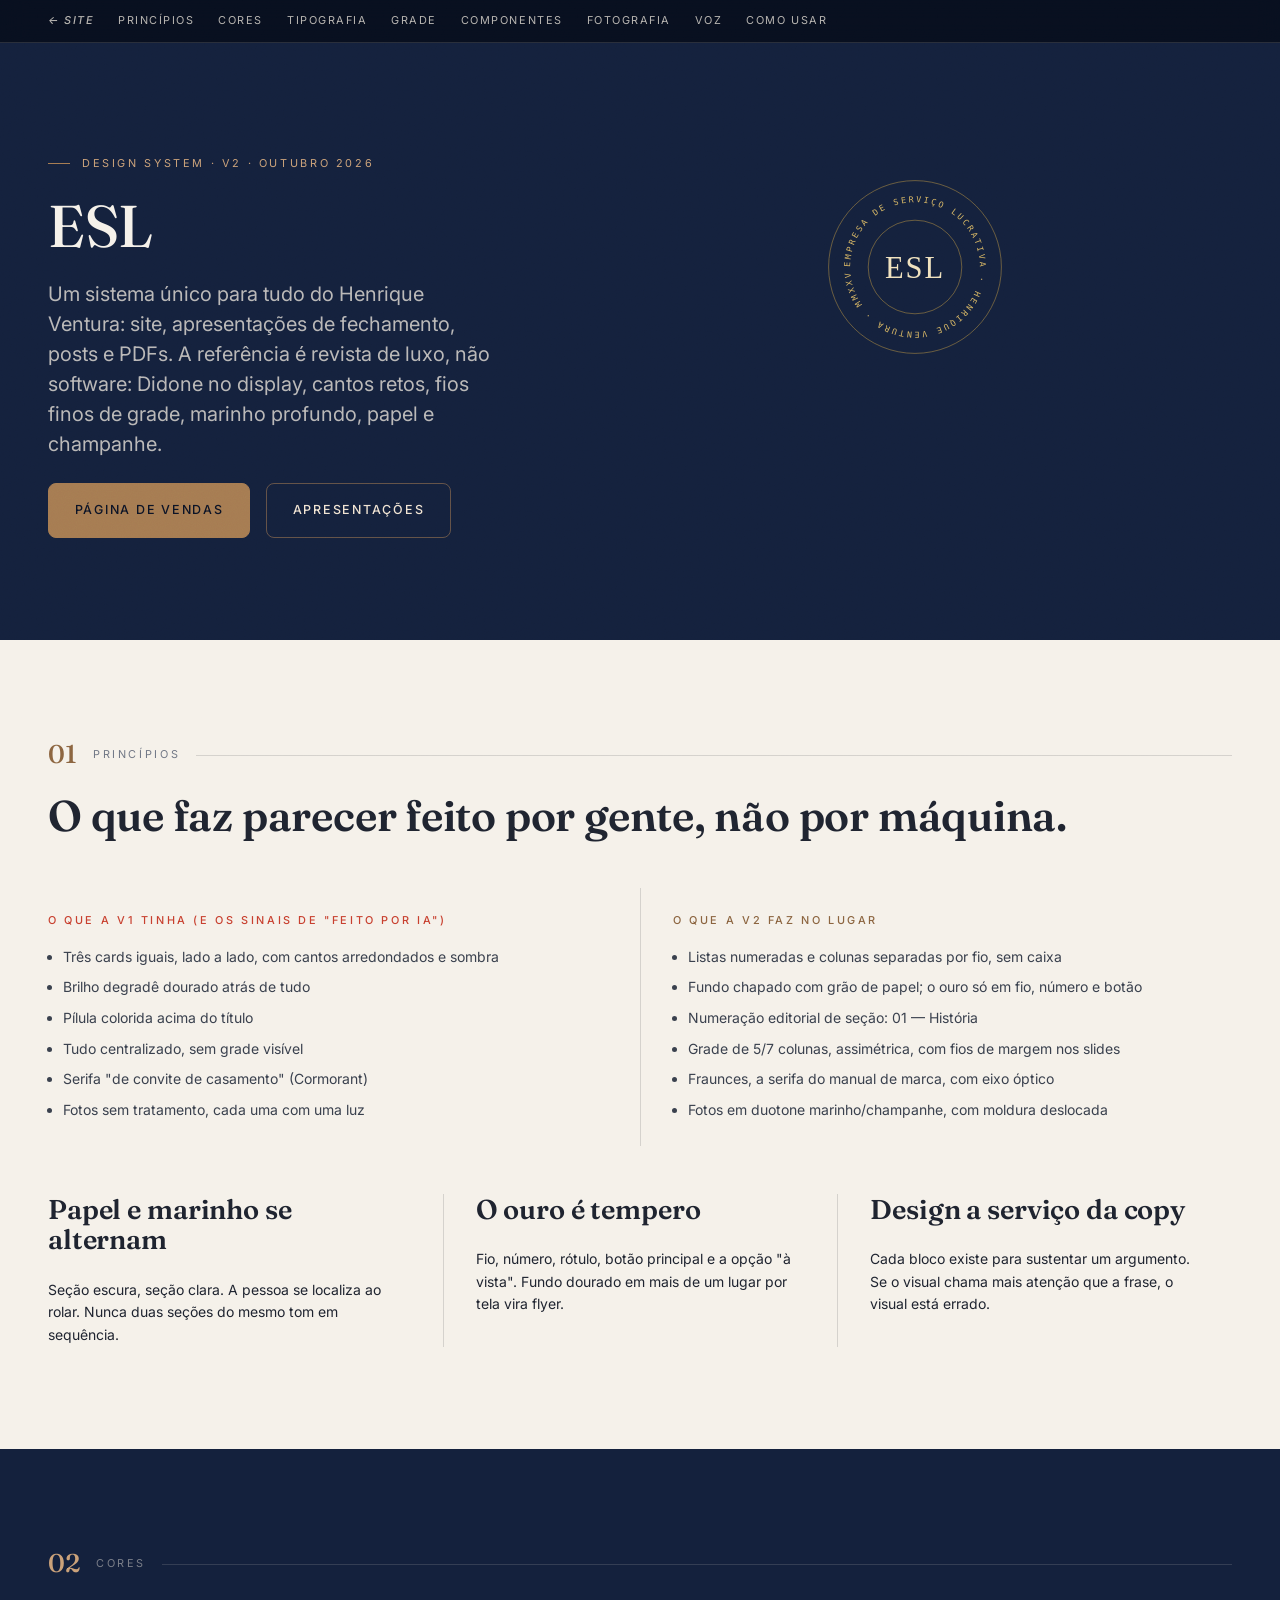
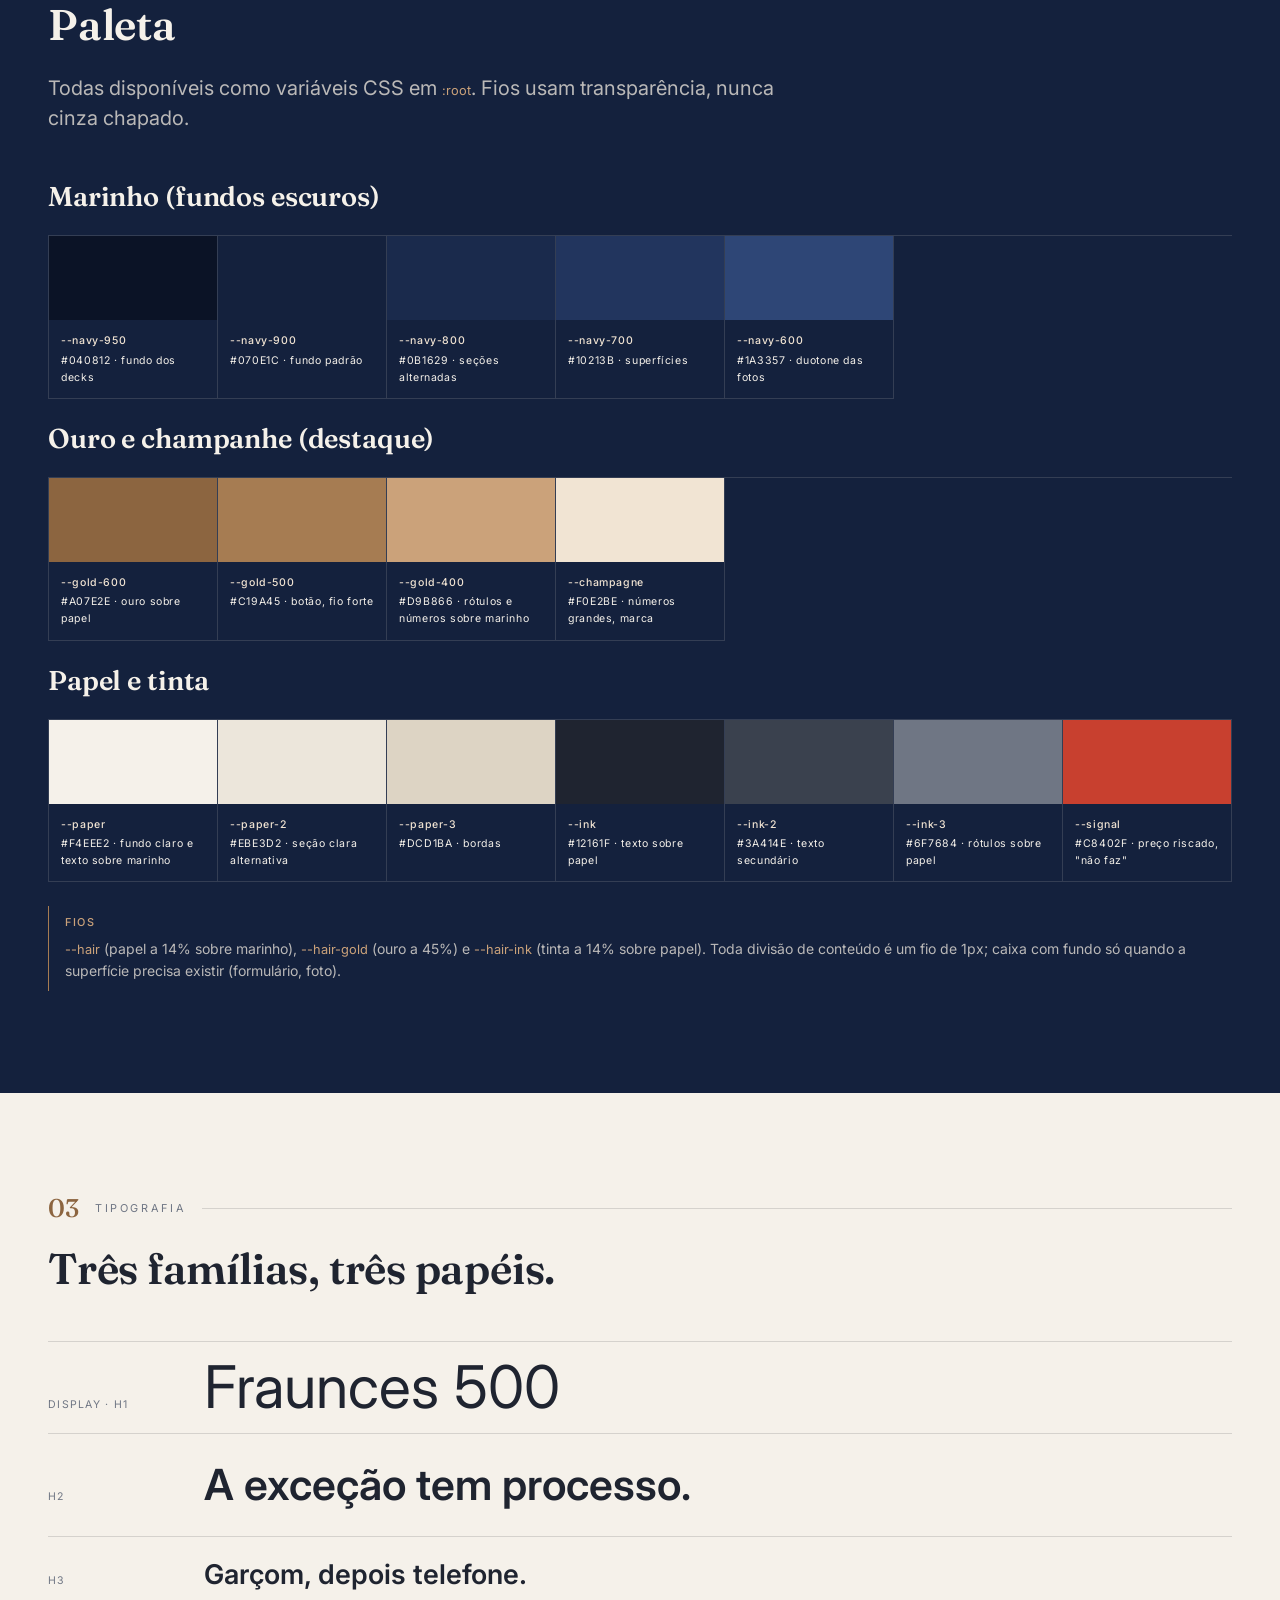
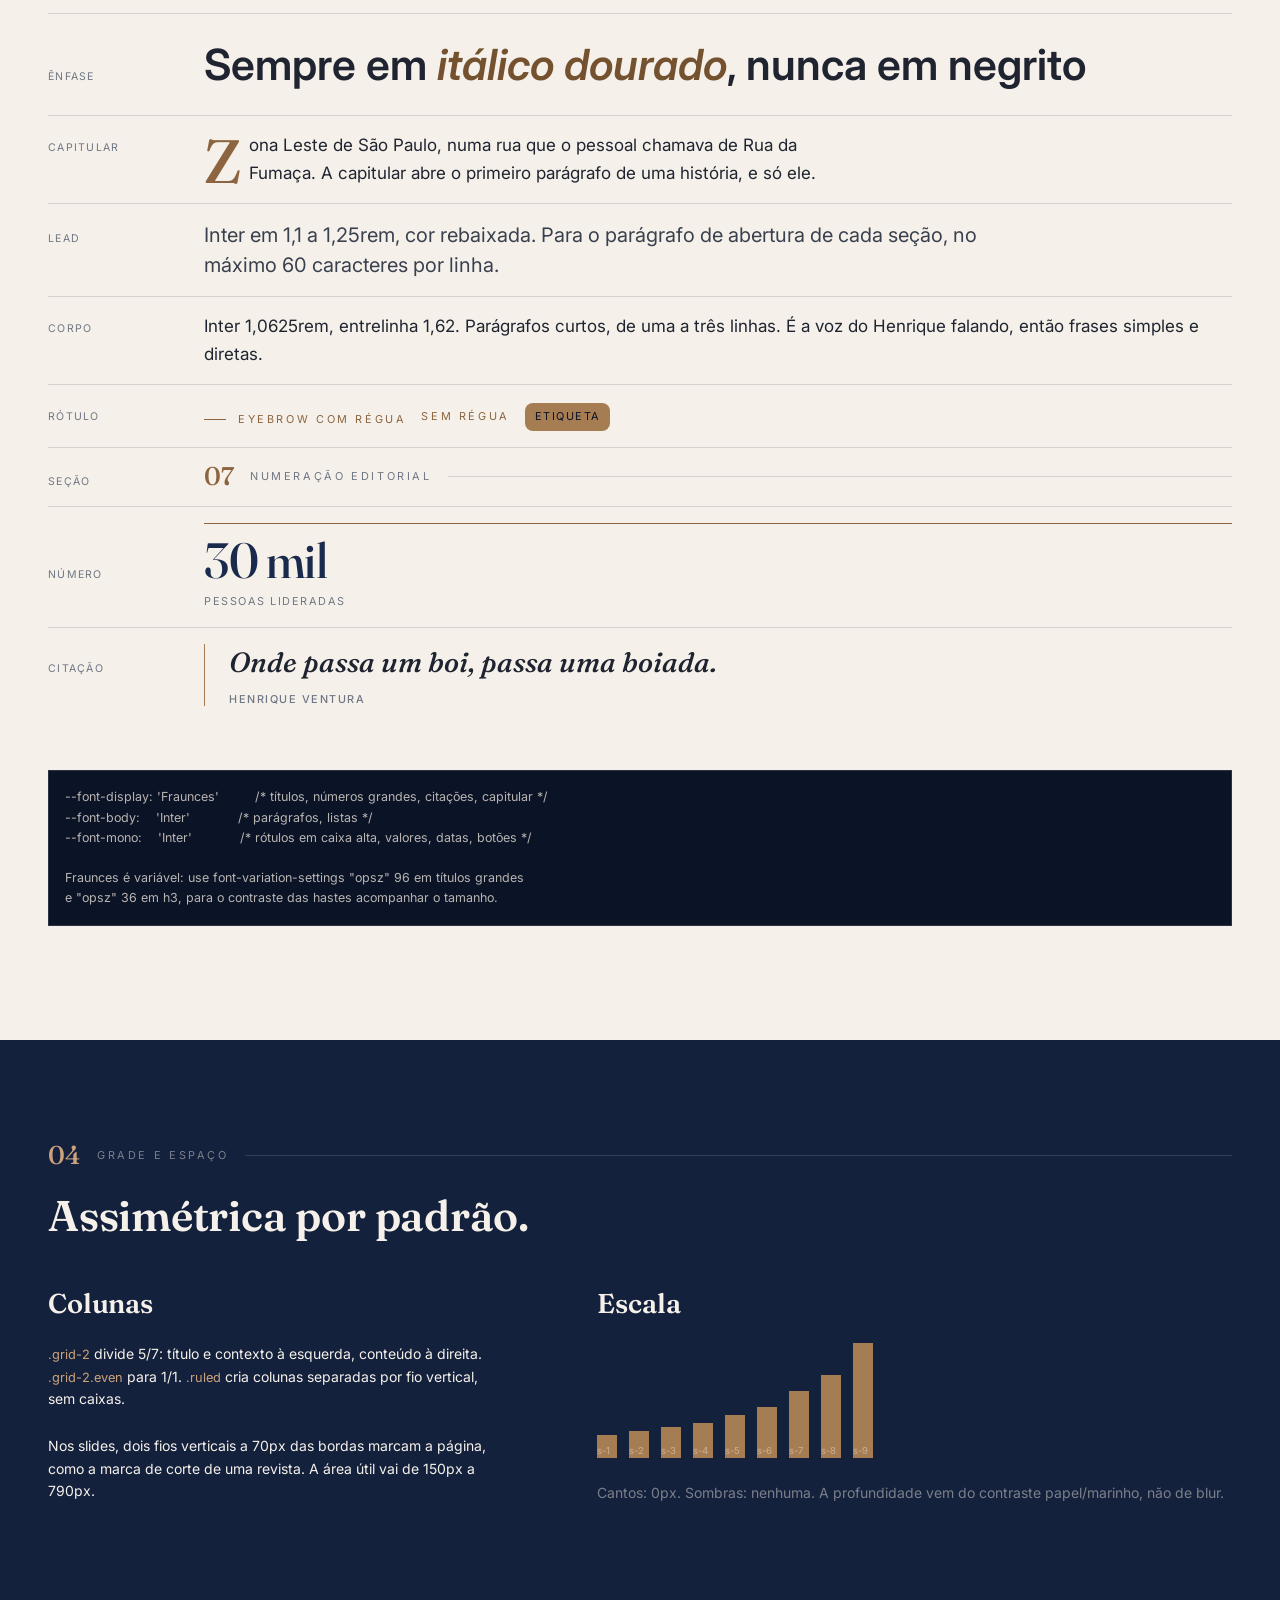
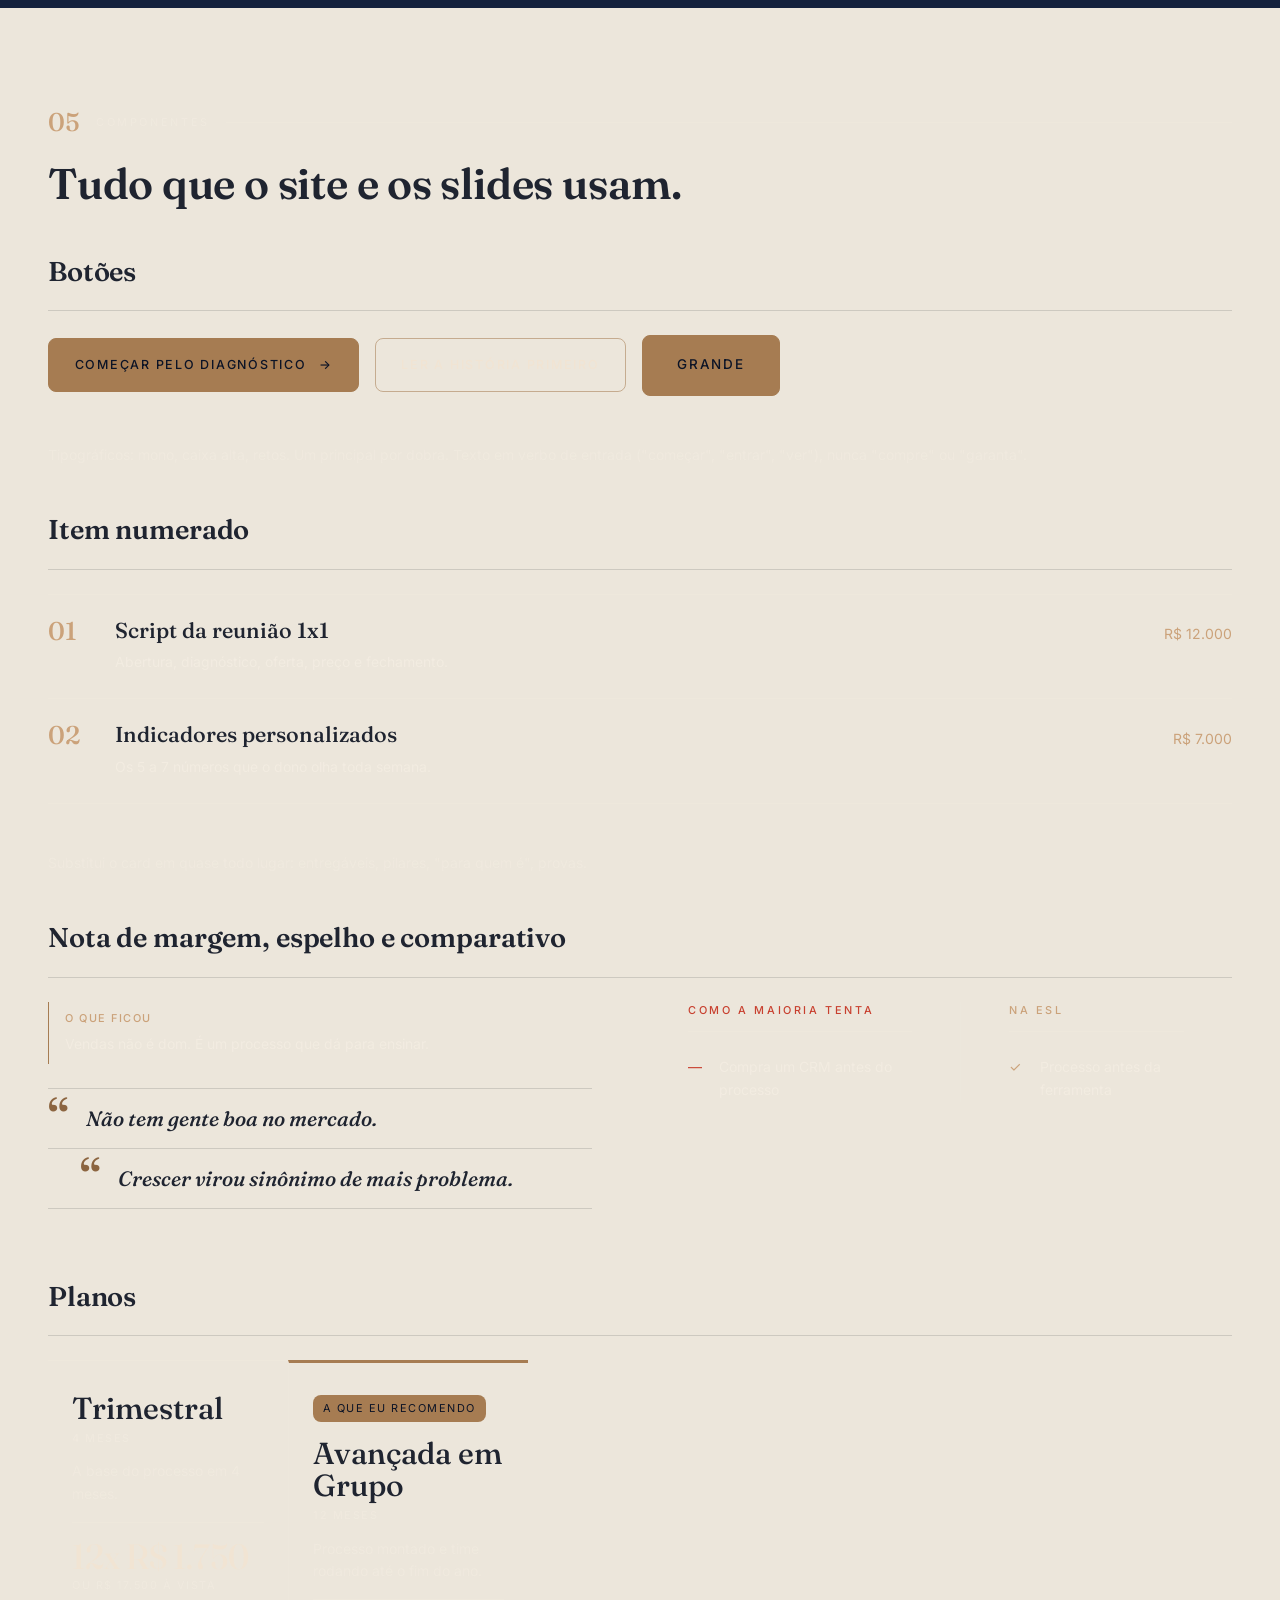
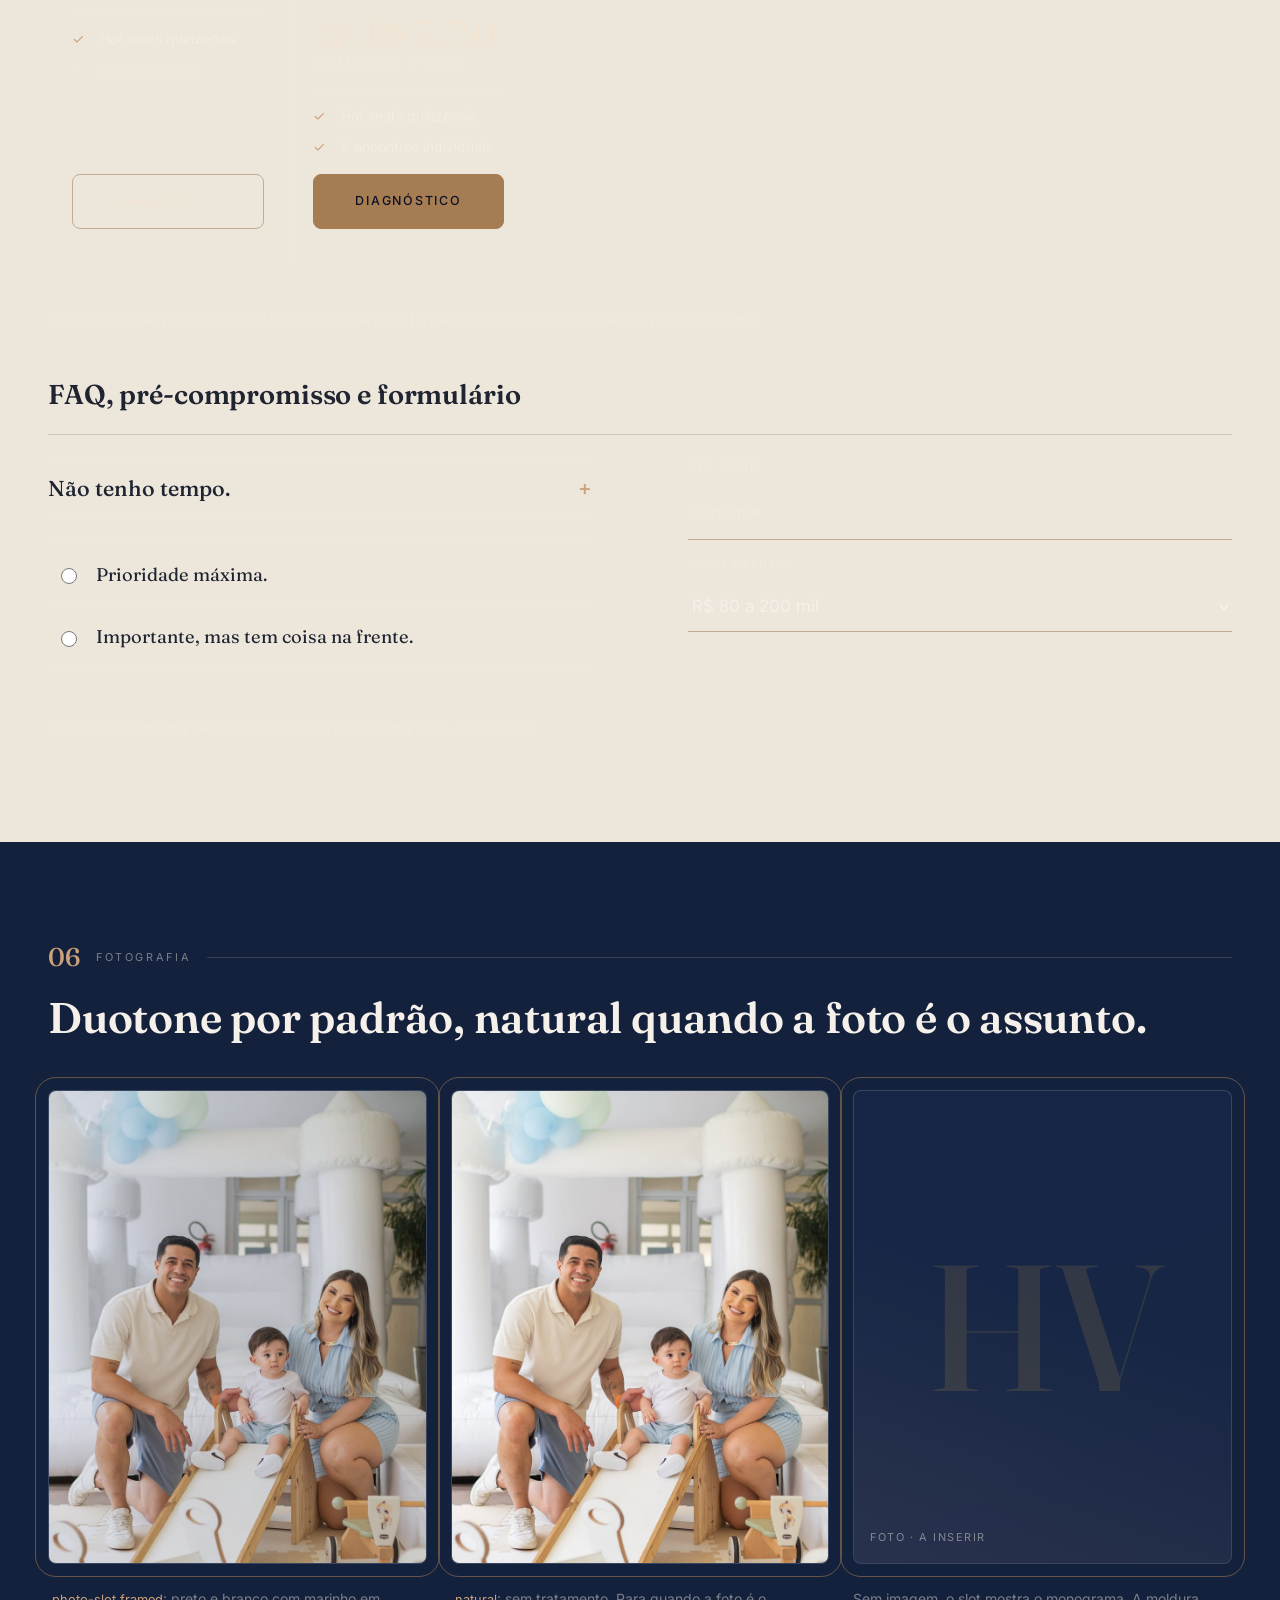
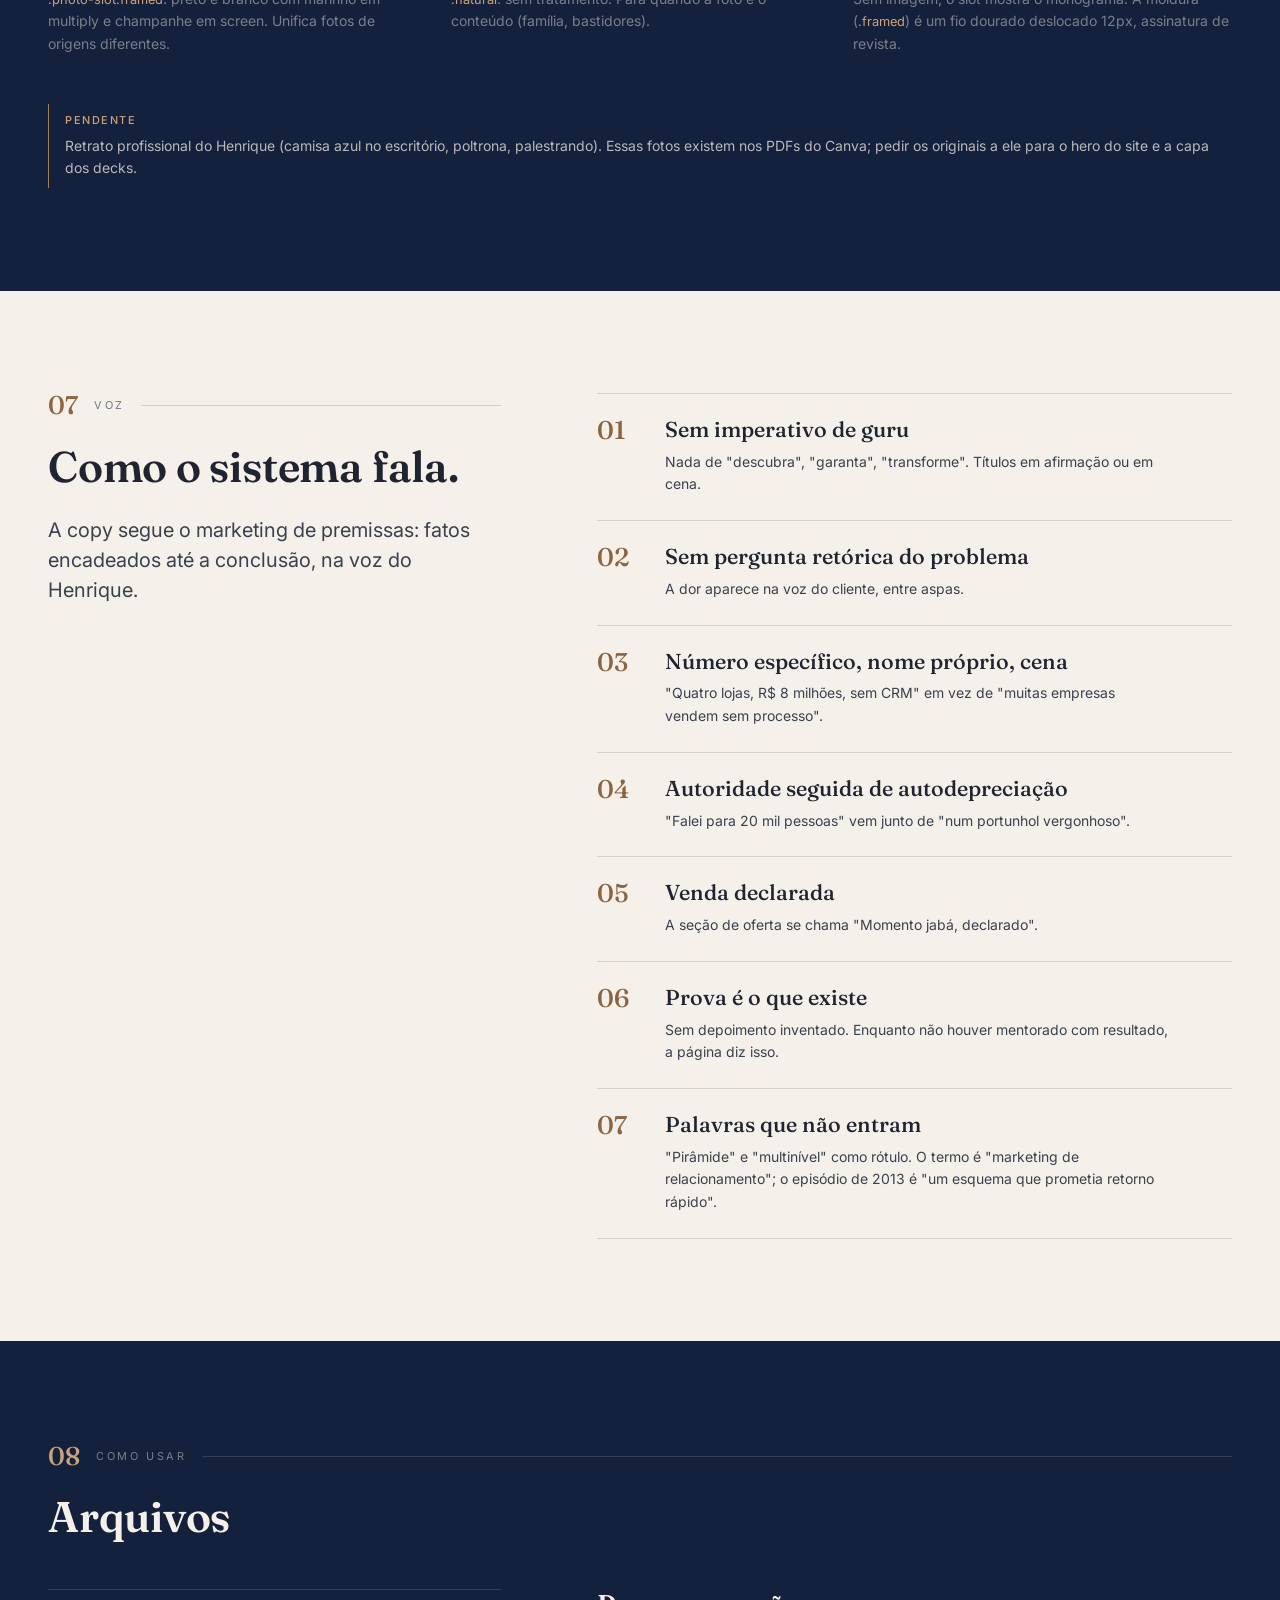
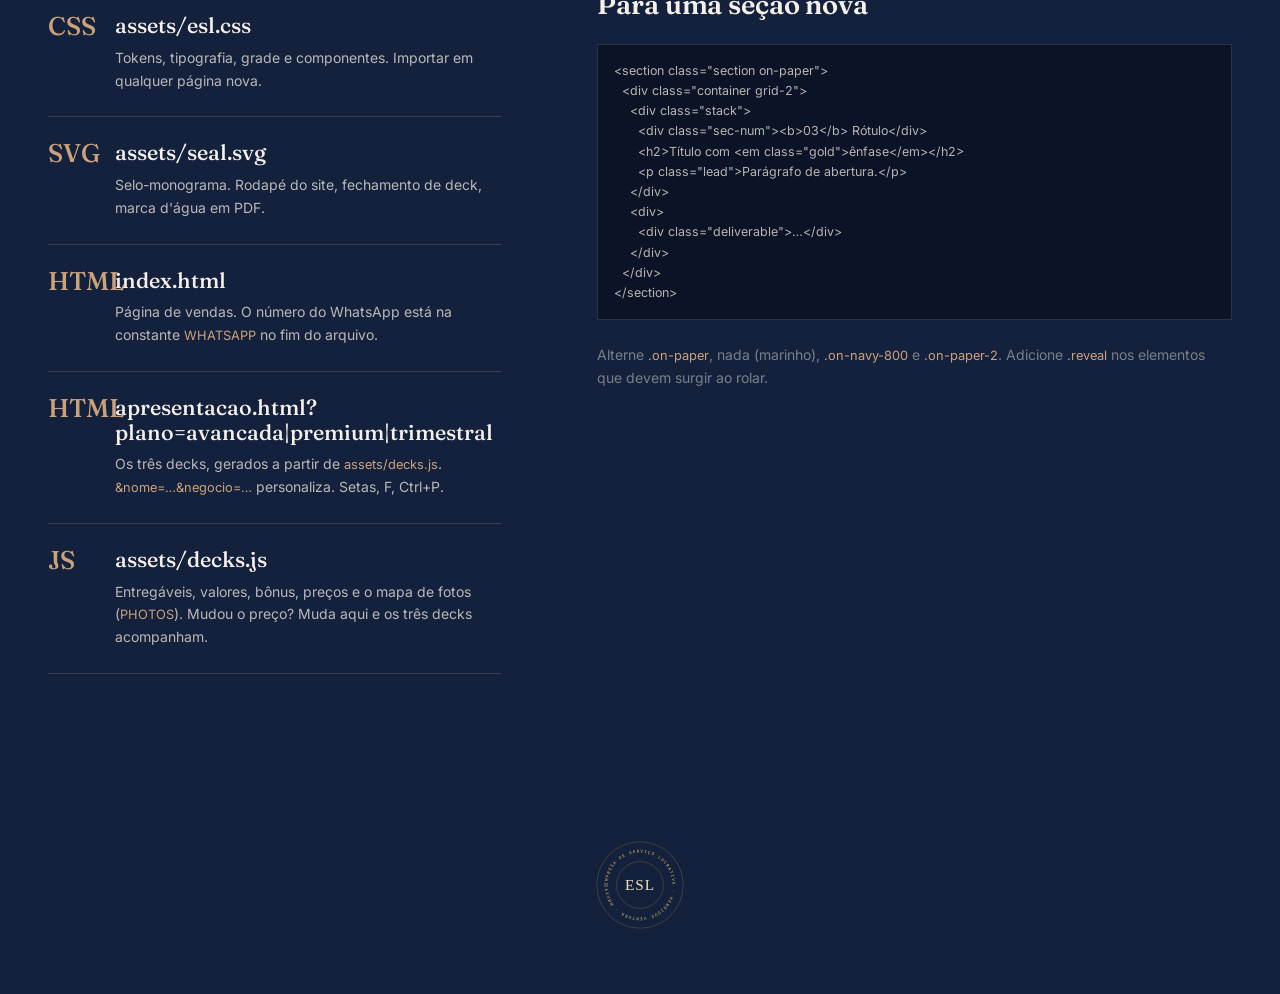
<file: design-system.html>
<!doctype html>
<html lang="pt-BR">
<head>
<meta charset="utf-8">
<meta name="viewport" content="width=device-width, initial-scale=1">
<title>ESL Design System</title>
<link rel="stylesheet" href="assets/esl.css">
<style>
  .ds-nav { position: sticky; top: 0; z-index: 30; background: rgba(7,14,28,0.9); backdrop-filter: blur(12px); border-bottom: 1px solid var(--hair); padding: var(--s-3) 0; }
  .ds-nav .container { display: flex; gap: var(--s-5); align-items: center; overflow-x: auto; font-family: var(--font-mono); font-size: var(--fs-eyebrow); letter-spacing: var(--track-mid); text-transform: uppercase; }
  .ds-nav a { text-decoration: none; color: var(--mist); white-space: nowrap; }
  .ds-nav a:hover { color: var(--gold-400); }
  .swatches { display: grid; gap: 0; grid-template-columns: repeat(auto-fill, minmax(150px, 1fr)); border-top: 1px solid var(--hair); border-left: 1px solid var(--hair); }
  .sw { border-right: 1px solid var(--hair); border-bottom: 1px solid var(--hair); }
  .sw .c { height: 84px; }
  .sw .i { padding: var(--s-3); font-family: var(--font-mono); font-size: 0.66rem; letter-spacing: 0.06em; display: grid; gap: 2px; }
  .sw .i b { font-weight: 500; color: var(--champagne); }
  .on-paper .swatches, .on-paper .sw { border-color: var(--hair-ink); }
  .type-row { display: grid; grid-template-columns: 140px 1fr; gap: var(--s-4); align-items: baseline; padding: var(--s-4) 0; border-top: 1px solid var(--hair-ink); }
  .type-row .k { font-family: var(--font-mono); font-size: 0.66rem; letter-spacing: 0.12em; color: var(--ink-3); text-transform: uppercase; }
  .demo { padding: var(--s-5) 0; border-top: 1px solid var(--hair-ink); }
  .spacing { display: flex; gap: var(--s-3); align-items: flex-end; flex-wrap: wrap; }
  .spacing div { background: var(--gold-500); width: 20px; }
  .spacing span { font-family: var(--font-mono); font-size: 0.6rem; color: var(--mist-2); display: block; margin-top: 4px; }
  code { font-family: var(--font-mono); font-size: 0.8rem; color: var(--gold-400); }
  .on-paper code { color: var(--gold-600); }
  pre { font-family: var(--font-mono); font-size: 0.78rem; background: var(--navy-950); border: 1px solid var(--hair); padding: var(--s-4); overflow: auto; color: var(--mist); }
  .tells { display: grid; grid-template-columns: 1fr; gap: 0; }
  @media (min-width: 820px) { .tells { grid-template-columns: 1fr 1fr; } }
  .tells .col { padding: var(--s-5) var(--s-6) var(--s-5) 0; }
  .tells .col + .col { border-left: 1px solid var(--hair-ink); padding-left: var(--s-6); }
  .tells h4 { font-family: var(--font-mono); font-weight: 500; font-size: var(--fs-eyebrow); letter-spacing: var(--track-wide); text-transform: uppercase; margin: 0 0 var(--s-4); }
  .tells ul { margin: 0; padding-left: 1.1em; color: var(--ink-2); font-size: var(--fs-small); display: grid; gap: var(--s-2); }
</style>
</head>
<body class="grain">
<nav class="ds-nav"><div class="container">
  <a href="mentoria.html" class="gold">← Site</a>
  <a href="#principios">Princípios</a><a href="#cores">Cores</a><a href="#tipo">Tipografia</a><a href="#espaco">Grade</a><a href="#comp">Componentes</a><a href="#foto">Fotografia</a><a href="#voz">Voz</a><a href="#uso">Como usar</a>
</div></nav>

<header class="section">
  <div class="container grid-2">
    <div class="stack">
      <span class="eyebrow">Design system · v2 · outubro 2026</span>
      <h1>ESL</h1>
      <p class="lead">Um sistema único para tudo do Henrique Ventura: site, apresentações de fechamento, posts e PDFs. A referência é revista de luxo, não software: Didone no display, cantos retos, fios finos de grade, marinho profundo, papel e champanhe.</p>
      <div class="flex"><a class="btn" href="mentoria.html">Página de vendas</a><a class="btn btn-ghost" href="apresentacao.html">Apresentações</a></div>
    </div>
    <div style="display:grid;place-items:center;padding:var(--s-6) 0"><img class="seal" src="assets/seal.svg" alt="Selo ESL" width="180" height="180" style="width:180px;height:180px"></div>
  </div>
</header>

<section class="section on-paper" id="principios"><div class="container stack-lg">
  <div class="stack"><div class="sec-num"><b>01</b> Princípios</div><h2>O que faz parecer feito por gente, não por máquina.</h2></div>
  <div class="tells">
    <div class="col"><h4 style="color:var(--signal)">O que a v1 tinha (e os sinais de "feito por IA")</h4><ul>
      <li>Três cards iguais, lado a lado, com cantos arredondados e sombra</li>
      <li>Brilho degradê dourado atrás de tudo</li>
      <li>Pílula colorida acima do título</li>
      <li>Tudo centralizado, sem grade visível</li>
      <li>Serifa "de convite de casamento" (Cormorant)</li>
      <li>Fotos sem tratamento, cada uma com uma luz</li>
    </ul></div>
    <div class="col"><h4 style="color:var(--gold-600)">O que a v2 faz no lugar</h4><ul>
      <li>Listas numeradas e colunas separadas por fio, sem caixa</li>
      <li>Fundo chapado com grão de papel; o ouro só em fio, número e botão</li>
      <li>Numeração editorial de seção: <span class="mono">01 — História</span></li>
      <li>Grade de 5/7 colunas, assimétrica, com fios de margem nos slides</li>
      <li>Fraunces, a serifa do manual de marca, com eixo óptico</li>
      <li>Fotos em duotone marinho/champanhe, com moldura deslocada</li>
    </ul></div>
  </div>
  <div class="ruled" style="--cols:3">
    <div class="stack"><h3>Papel e marinho se alternam</h3><p class="small">Seção escura, seção clara. A pessoa se localiza ao rolar. Nunca duas seções do mesmo tom em sequência.</p></div>
    <div class="stack"><h3>O ouro é tempero</h3><p class="small">Fio, número, rótulo, botão principal e a opção "à vista". Fundo dourado em mais de um lugar por tela vira flyer.</p></div>
    <div class="stack"><h3>Design a serviço da copy</h3><p class="small">Cada bloco existe para sustentar um argumento. Se o visual chama mais atenção que a frase, o visual está errado.</p></div>
  </div>
</div></section>

<section class="section" id="cores"><div class="container stack-lg">
  <div class="stack"><div class="sec-num"><b>02</b> Cores</div><h2>Paleta</h2><p class="lead">Todas disponíveis como variáveis CSS em <code>:root</code>. Fios usam transparência, nunca cinza chapado.</p></div>
  <div class="stack">
    <h3>Marinho (fundos escuros)</h3>
    <div class="swatches">
      <div class="sw"><div class="c" style="background:var(--navy-950)"></div><div class="i"><b>--navy-950</b>#040812 · fundo dos decks</div></div>
      <div class="sw"><div class="c" style="background:var(--navy-900)"></div><div class="i"><b>--navy-900</b>#070E1C · fundo padrão</div></div>
      <div class="sw"><div class="c" style="background:var(--navy-800)"></div><div class="i"><b>--navy-800</b>#0B1629 · seções alternadas</div></div>
      <div class="sw"><div class="c" style="background:var(--navy-700)"></div><div class="i"><b>--navy-700</b>#10213B · superfícies</div></div>
      <div class="sw"><div class="c" style="background:var(--navy-600)"></div><div class="i"><b>--navy-600</b>#1A3357 · duotone das fotos</div></div>
    </div>
    <h3>Ouro e champanhe (destaque)</h3>
    <div class="swatches">
      <div class="sw"><div class="c" style="background:var(--gold-600)"></div><div class="i"><b>--gold-600</b>#A07E2E · ouro sobre papel</div></div>
      <div class="sw"><div class="c" style="background:var(--gold-500)"></div><div class="i"><b>--gold-500</b>#C19A45 · botão, fio forte</div></div>
      <div class="sw"><div class="c" style="background:var(--gold-400)"></div><div class="i"><b>--gold-400</b>#D9B866 · rótulos e números sobre marinho</div></div>
      <div class="sw"><div class="c" style="background:var(--champagne)"></div><div class="i"><b>--champagne</b>#F0E2BE · números grandes, marca</div></div>
    </div>
    <h3>Papel e tinta</h3>
    <div class="swatches">
      <div class="sw"><div class="c" style="background:var(--paper)"></div><div class="i"><b>--paper</b>#F4EEE2 · fundo claro e texto sobre marinho</div></div>
      <div class="sw"><div class="c" style="background:var(--paper-2)"></div><div class="i"><b>--paper-2</b>#EBE3D2 · seção clara alternativa</div></div>
      <div class="sw"><div class="c" style="background:var(--paper-3)"></div><div class="i"><b>--paper-3</b>#DCD1BA · bordas</div></div>
      <div class="sw"><div class="c" style="background:var(--ink)"></div><div class="i"><b>--ink</b>#12161F · texto sobre papel</div></div>
      <div class="sw"><div class="c" style="background:var(--ink-2)"></div><div class="i"><b>--ink-2</b>#3A414E · texto secundário</div></div>
      <div class="sw"><div class="c" style="background:var(--ink-3)"></div><div class="i"><b>--ink-3</b>#6F7684 · rótulos sobre papel</div></div>
      <div class="sw"><div class="c" style="background:var(--signal)"></div><div class="i"><b>--signal</b>#C8402F · preço riscado, "não faz"</div></div>
    </div>
    <div class="lesson"><b>Fios</b><code>--hair</code> (papel a 14% sobre marinho), <code>--hair-gold</code> (ouro a 45%) e <code>--hair-ink</code> (tinta a 14% sobre papel). Toda divisão de conteúdo é um fio de 1px; caixa com fundo só quando a superfície precisa existir (formulário, foto).</div>
  </div>
</div></section>

<section class="section on-paper" id="tipo"><div class="container stack-lg">
  <div class="stack"><div class="sec-num"><b>03</b> Tipografia</div><h2>Três famílias, três papéis.</h2></div>
  <div>
    <div class="type-row"><div class="k">Display · h1</div><div class="h1">Fraunces 500</div></div>
    <div class="type-row"><div class="k">h2</div><div class="h2">A exceção tem processo.</div></div>
    <div class="type-row"><div class="k">h3</div><div class="h3">Garçom, depois telefone.</div></div>
    <div class="type-row"><div class="k">Ênfase</div><div class="h2">Sempre em <em class="gold">itálico dourado</em>, nunca em negrito</div></div>
    <div class="type-row"><div class="k">Capitular</div><div><p class="dropcap measure">Zona Leste de São Paulo, numa rua que o pessoal chamava de Rua da Fumaça. A capitular abre o primeiro parágrafo de uma história, e só ele.</p></div></div>
    <div class="type-row"><div class="k">Lead</div><div class="lead">Inter em 1,1 a 1,25rem, cor rebaixada. Para o parágrafo de abertura de cada seção, no máximo 60 caracteres por linha.</div></div>
    <div class="type-row"><div class="k">Corpo</div><div><p>Inter 1,0625rem, entrelinha 1,62. Parágrafos curtos, de uma a três linhas. É a voz do Henrique falando, então frases simples e diretas.</p></div></div>
    <div class="type-row"><div class="k">Rótulo</div><div><span class="eyebrow">Eyebrow com régua</span> &nbsp; <span class="eyebrow no-rule">Sem régua</span> &nbsp; <span class="pill">Etiqueta</span></div></div>
    <div class="type-row"><div class="k">Seção</div><div class="sec-num"><b>07</b> Numeração editorial</div></div>
    <div class="type-row"><div class="k">Número</div><div class="stat"><div class="n">30 mil</div><div class="l">pessoas lideradas</div></div></div>
    <div class="type-row"><div class="k">Citação</div><blockquote class="quote">Onde passa um boi, passa uma boiada.<cite>Henrique Ventura</cite></blockquote></div>
  </div>
  <pre>--font-display: 'Fraunces'         /* títulos, números grandes, citações, capitular */
--font-body:    'Inter'            /* parágrafos, listas */
--font-mono:    'Inter'            /* rótulos em caixa alta, valores, datas, botões */

Fraunces é variável: use font-variation-settings "opsz" 96 em títulos grandes
e "opsz" 36 em h3, para o contraste das hastes acompanhar o tamanho.</pre>
</div></section>

<section class="section" id="espaco"><div class="container stack-lg">
  <div class="stack"><div class="sec-num"><b>04</b> Grade e espaço</div><h2>Assimétrica por padrão.</h2></div>
  <div class="grid-2">
    <div class="stack">
      <h3>Colunas</h3>
      <p class="small"><code>.grid-2</code> divide 5/7: título e contexto à esquerda, conteúdo à direita. <code>.grid-2.even</code> para 1/1. <code>.ruled</code> cria colunas separadas por fio vertical, sem caixas.</p>
      <p class="small">Nos slides, dois fios verticais a 70px das bordas marcam a página, como a marca de corte de uma revista. A área útil vai de 150px a 790px.</p>
    </div>
    <div class="stack">
      <h3>Escala</h3>
      <div class="spacing">
        <div><div style="height:4px"></div><span>s-1</span></div><div><div style="height:8px"></div><span>s-2</span></div><div><div style="height:12px"></div><span>s-3</span></div><div><div style="height:16px"></div><span>s-4</span></div><div><div style="height:24px"></div><span>s-5</span></div><div><div style="height:32px"></div><span>s-6</span></div><div><div style="height:48px"></div><span>s-7</span></div><div><div style="height:64px"></div><span>s-8</span></div><div><div style="height:96px"></div><span>s-9</span></div>
      </div>
      <p class="small muted">Cantos: 0px. Sombras: nenhuma. A profundidade vem do contraste papel/marinho, não de blur.</p>
    </div>
  </div>
</div></section>

<section class="section on-paper-2" id="comp"><div class="container stack-lg">
  <div class="stack"><div class="sec-num"><b>05</b> Componentes</div><h2>Tudo que o site e os slides usam.</h2></div>

  <div class="stack"><h3>Botões</h3><div class="demo flex"><a class="btn" href="#">Começar pelo diagnóstico <span class="arrow">→</span></a><a class="btn btn-ghost" href="#">Ler a história primeiro</a><a class="btn btn-lg" href="#">Grande</a></div>
  <p class="small muted">Tipográficos: mono, caixa alta, retos. Um principal por dobra. Texto em verbo de entrada ("começar", "entrar", "ver"), nunca "compre" ou "garanta".</p></div>

  <div class="stack"><h3>Item numerado</h3><div class="demo">
    <div class="deliverable has-v"><div class="idx">01</div><div><div class="t">Script da reunião 1x1</div><div class="d">Abertura, diagnóstico, oferta, preço e fechamento.</div></div><div class="v">R$ 12.000</div></div>
    <div class="deliverable has-v"><div class="idx">02</div><div><div class="t">Indicadores personalizados</div><div class="d">Os 5 a 7 números que o dono olha toda semana.</div></div><div class="v">R$ 7.000</div></div>
  </div><p class="small muted">Substitui o card em quase todo lugar: entregáveis, pilares, "para quem é", provas.</p></div>

  <div class="stack"><h3>Nota de margem, espelho e comparativo</h3><div class="demo grid-2 even">
    <div class="stack"><div class="lesson"><b>O que ficou</b>Vendas não é dom. É um processo que dá para ensinar.</div>
    <div class="mirror"><div class="m">Não tem gente boa no mercado.</div><div class="m">Crescer virou sinônimo de mais problema.</div></div></div>
    <div class="compare"><div class="col bad"><h4>Como a maioria tenta</h4><ul><li>Compra um CRM antes do processo</li></ul></div><div class="col good"><h4>Na ESL</h4><ul><li>Processo antes da ferramenta</li></ul></div></div>
  </div></div>

  <div class="stack"><h3>Planos</h3><div class="demo"><div class="plans" style="max-width:720px">
    <div class="plan"><div class="name">Trimestral<span class="muted">4 meses</span></div><div class="for">A base do processo em 4 meses.</div><div class="price"><div class="main">12x R$ 1.750</div><div class="sub">ou R$ 17.500 à vista</div></div><ul><li>Hot seats quinzenais</li><li class="off">CRM comercial</li></ul><a class="btn btn-ghost" href="#">Diagnóstico</a></div>
    <div class="plan featured"><span class="tag">A que eu recomendo</span><div class="name">Avançada em Grupo<span class="muted">12 meses</span></div><div class="for">Processo montado e time rodando até o fim do ano.</div><div class="price"><div class="main">12x R$ 3.750</div><div class="sub">ou R$ 37.500 à vista</div></div><ul><li>Hot seats quinzenais</li><li>2 encontros individuais</li></ul><a class="btn" href="#">Diagnóstico</a></div>
  </div></div><p class="small muted">Colunas de tabela separadas por fio. O destaque é um fio de 3px dourado no topo, não uma caixa brilhante.</p></div>

  <div class="stack"><h3>FAQ, pré-compromisso e formulário</h3><div class="demo grid-2 even">
    <div><div class="faq"><details><summary>Não tenho tempo.</summary><div class="a">Vai exigir tempo mesmo: umas duas horas por semana.</div></details></div>
    <div class="commit" style="margin-top:var(--s-5)"><label><input type="radio" name="c"> <span>Prioridade máxima.</span></label><label><input type="radio" name="c"> <span>Importante, mas tem coisa na frente.</span></label></div></div>
    <form class="form"><div class="field"><label>Seu nome</label><input placeholder="Henrique"></div><div class="field"><label>Faturamento</label><select><option>R$ 80 a 200 mil</option></select></div></form>
  </div><p class="small muted">Campos só com linha de base: o formulário parece uma ficha, não um app.</p></div>
</div></section>

<section class="section" id="foto"><div class="container stack-lg">
  <div class="stack"><div class="sec-num"><b>06</b> Fotografia</div><h2>Duotone por padrão, natural quando a foto é o assunto.</h2></div>
  <div class="grid-3" style="gap:var(--s-5)">
    <div class="stack"><div class="photo-slot framed"><img src="assets/img/henrique-familia.jpg" alt=""></div><p class="small muted"><code>.photo-slot.framed</code>: preto e branco com marinho em multiply e champanhe em screen. Unifica fotos de origens diferentes.</p></div>
    <div class="stack"><div class="photo-slot natural framed"><img src="assets/img/henrique-familia.jpg" alt=""></div><p class="small muted"><code>.natural</code>: sem tratamento. Para quando a foto é o conteúdo (família, bastidores).</p></div>
    <div class="stack"><div class="photo-slot framed"><span class="mark">HV</span><span class="cap">Foto · a inserir</span></div><p class="small muted">Sem imagem, o slot mostra o monograma. A moldura (<code>.framed</code>) é um fio dourado deslocado 12px, assinatura de revista.</p></div>
  </div>
  <div class="lesson"><b>Pendente</b>Retrato profissional do Henrique (camisa azul no escritório, poltrona, palestrando). Essas fotos existem nos PDFs do Canva; pedir os originais a ele para o hero do site e a capa dos decks.</div>
</div></section>

<section class="section on-paper" id="voz"><div class="container grid-2">
  <div class="stack"><div class="sec-num"><b>07</b> Voz</div><h2>Como o sistema fala.</h2><p class="lead">A copy segue o marketing de premissas: fatos encadeados até a conclusão, na voz do Henrique.</p></div>
  <div>
    <div class="deliverable"><div class="idx">01</div><div><div class="t">Sem imperativo de guru</div><div class="d">Nada de "descubra", "garanta", "transforme". Títulos em afirmação ou em cena.</div></div></div>
    <div class="deliverable"><div class="idx">02</div><div><div class="t">Sem pergunta retórica do problema</div><div class="d">A dor aparece na voz do cliente, entre aspas.</div></div></div>
    <div class="deliverable"><div class="idx">03</div><div><div class="t">Número específico, nome próprio, cena</div><div class="d">"Quatro lojas, R$ 8 milhões, sem CRM" em vez de "muitas empresas vendem sem processo".</div></div></div>
    <div class="deliverable"><div class="idx">04</div><div><div class="t">Autoridade seguida de autodepreciação</div><div class="d">"Falei para 20 mil pessoas" vem junto de "num portunhol vergonhoso".</div></div></div>
    <div class="deliverable"><div class="idx">05</div><div><div class="t">Venda declarada</div><div class="d">A seção de oferta se chama "Momento jabá, declarado".</div></div></div>
    <div class="deliverable"><div class="idx">06</div><div><div class="t">Prova é o que existe</div><div class="d">Sem depoimento inventado. Enquanto não houver mentorado com resultado, a página diz isso.</div></div></div>
    <div class="deliverable"><div class="idx">07</div><div><div class="t">Palavras que não entram</div><div class="d">"Pirâmide" e "multinível" como rótulo. O termo é "marketing de relacionamento"; o episódio de 2013 é "um esquema que prometia retorno rápido".</div></div></div>
  </div>
</div></section>

<section class="section" id="uso"><div class="container stack-lg">
  <div class="stack"><div class="sec-num"><b>08</b> Como usar</div><h2>Arquivos</h2></div>
  <div class="grid-2">
    <div>
      <div class="deliverable"><div class="idx">CSS</div><div><div class="t">assets/esl.css</div><div class="d">Tokens, tipografia, grade e componentes. Importar em qualquer página nova.</div></div></div>
      <div class="deliverable"><div class="idx">SVG</div><div><div class="t">assets/seal.svg</div><div class="d">Selo-monograma. Rodapé do site, fechamento de deck, marca d'água em PDF.</div></div></div>
      <div class="deliverable"><div class="idx">HTML</div><div><div class="t">index.html</div><div class="d">Página de vendas. O número do WhatsApp está na constante <code>WHATSAPP</code> no fim do arquivo.</div></div></div>
      <div class="deliverable"><div class="idx">HTML</div><div><div class="t">apresentacao.html?plano=avancada|premium|trimestral</div><div class="d">Os três decks, gerados a partir de <code>assets/decks.js</code>. <code>&amp;nome=…&amp;negocio=…</code> personaliza. Setas, F, Ctrl+P.</div></div></div>
      <div class="deliverable"><div class="idx">JS</div><div><div class="t">assets/decks.js</div><div class="d">Entregáveis, valores, bônus, preços e o mapa de fotos (<code>PHOTOS</code>). Mudou o preço? Muda aqui e os três decks acompanham.</div></div></div>
    </div>
    <div class="stack">
      <h3>Para uma seção nova</h3>
      <pre>&lt;section class="section on-paper"&gt;
  &lt;div class="container grid-2"&gt;
    &lt;div class="stack"&gt;
      &lt;div class="sec-num"&gt;&lt;b&gt;03&lt;/b&gt; Rótulo&lt;/div&gt;
      &lt;h2&gt;Título com &lt;em class="gold"&gt;ênfase&lt;/em&gt;&lt;/h2&gt;
      &lt;p class="lead"&gt;Parágrafo de abertura.&lt;/p&gt;
    &lt;/div&gt;
    &lt;div&gt;
      &lt;div class="deliverable"&gt;…&lt;/div&gt;
    &lt;/div&gt;
  &lt;/div&gt;
&lt;/section&gt;</pre>
      <p class="small muted">Alterne <code>.on-paper</code>, nada (marinho), <code>.on-navy-800</code> e <code>.on-paper-2</code>. Adicione <code>.reveal</code> nos elementos que devem surgir ao rolar.</p>
    </div>
  </div>
</div></section>

<footer class="section-tight"><div class="container center"><img class="seal" src="assets/seal.svg" alt="" width="90" height="90" style="width:90px;height:90px;margin:0 auto"></div></footer>
</body>
</html>
</file>
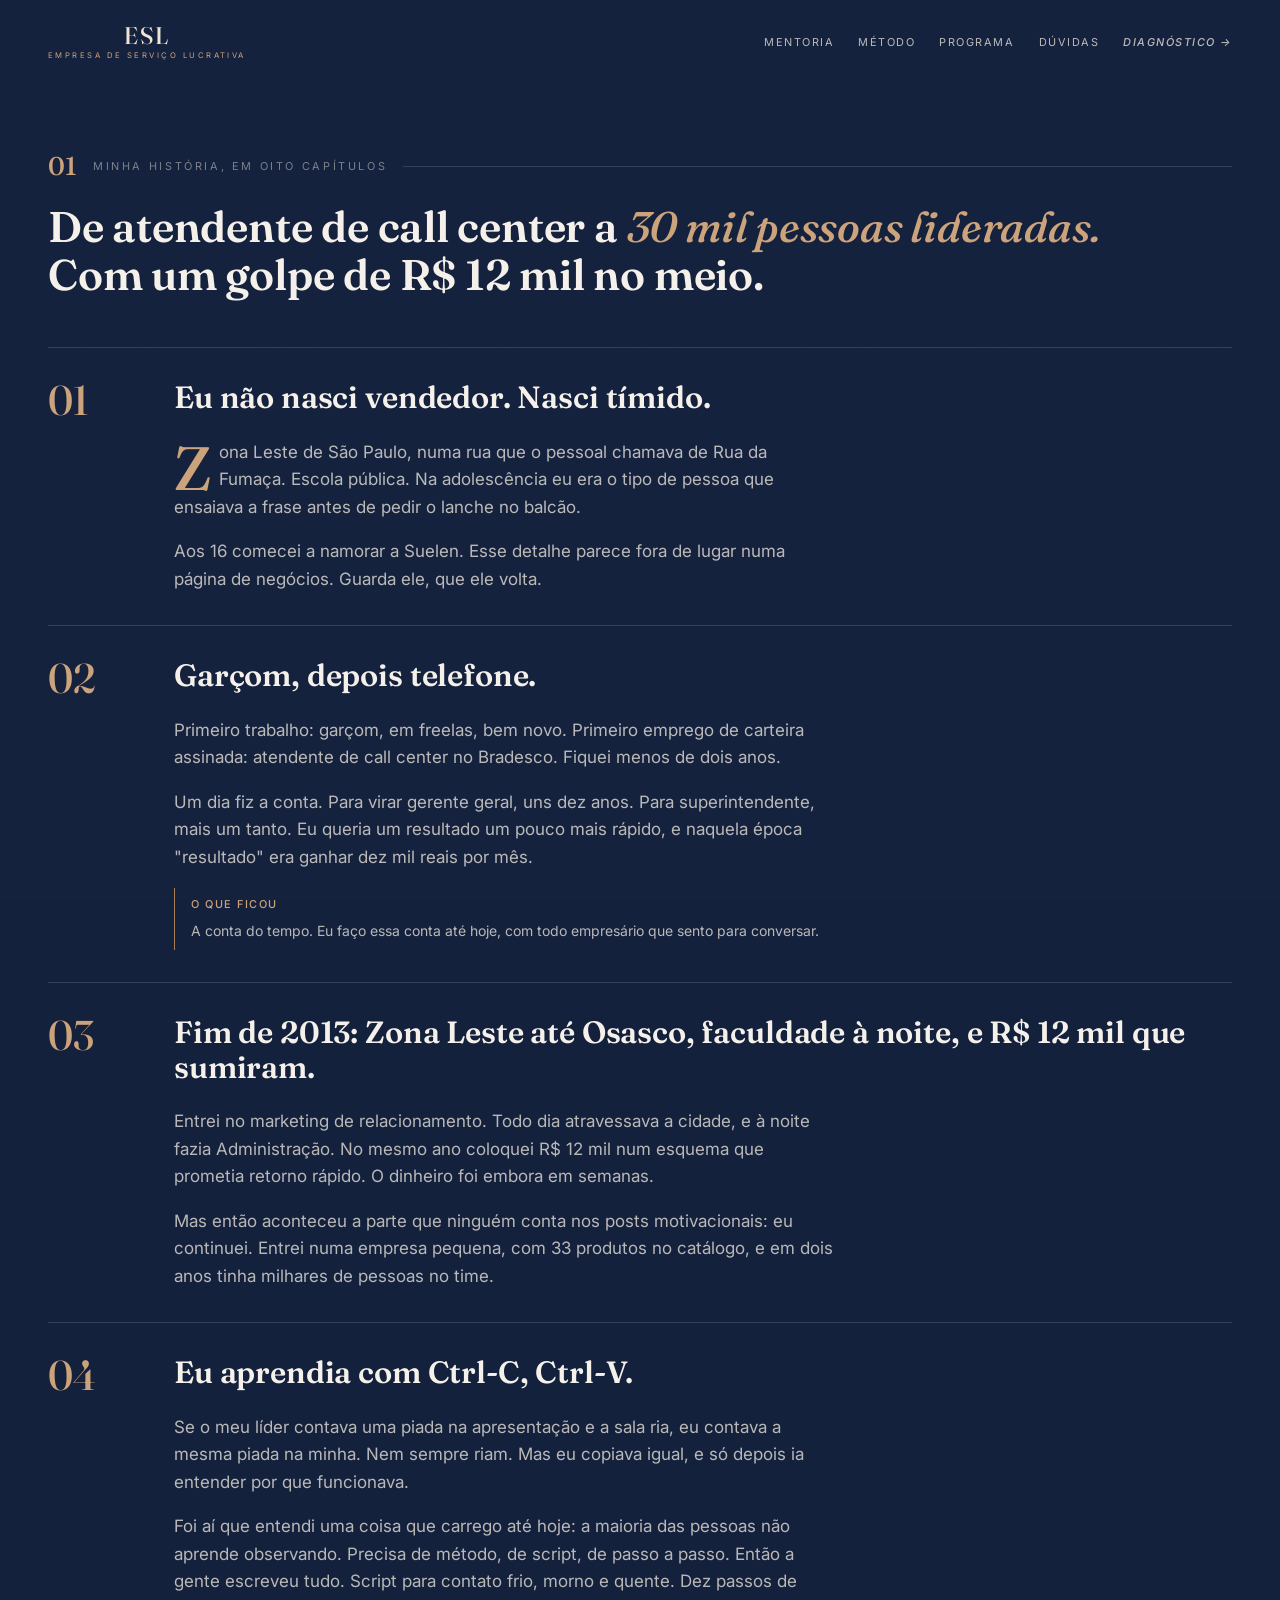
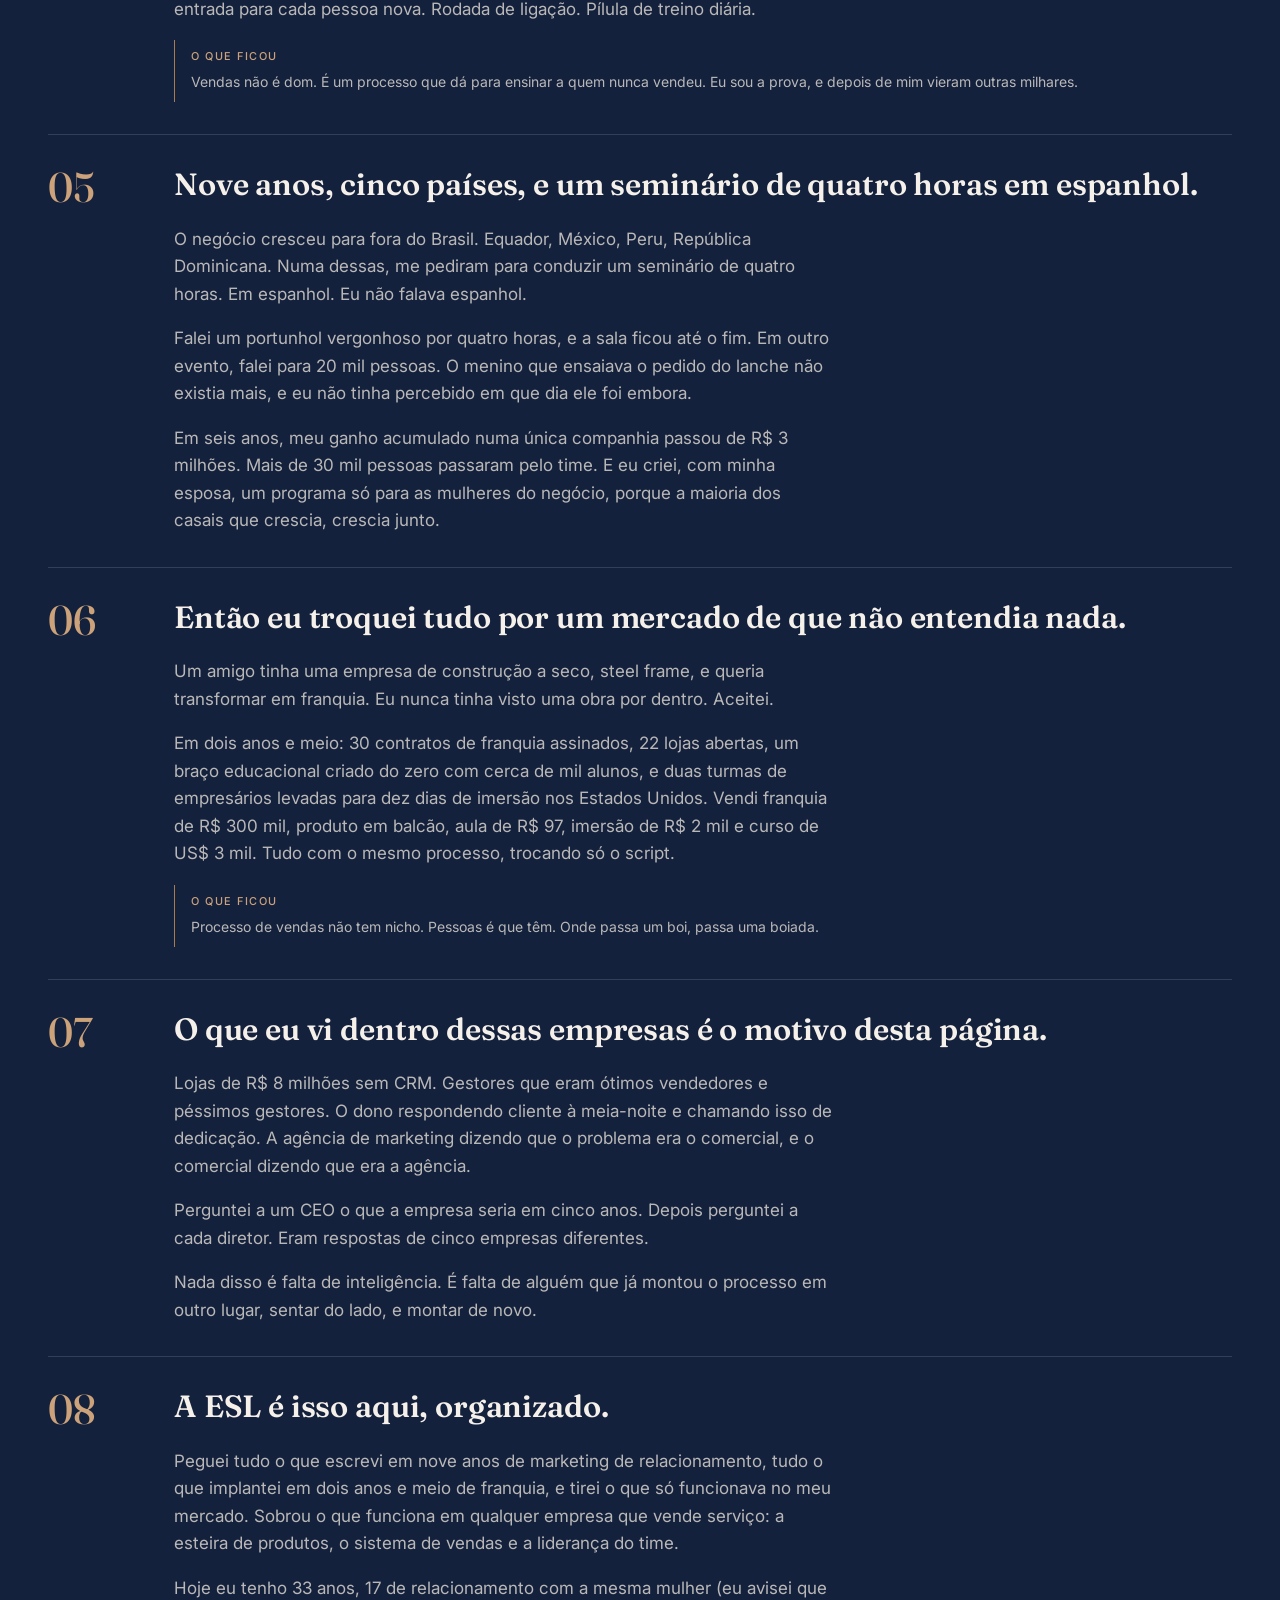
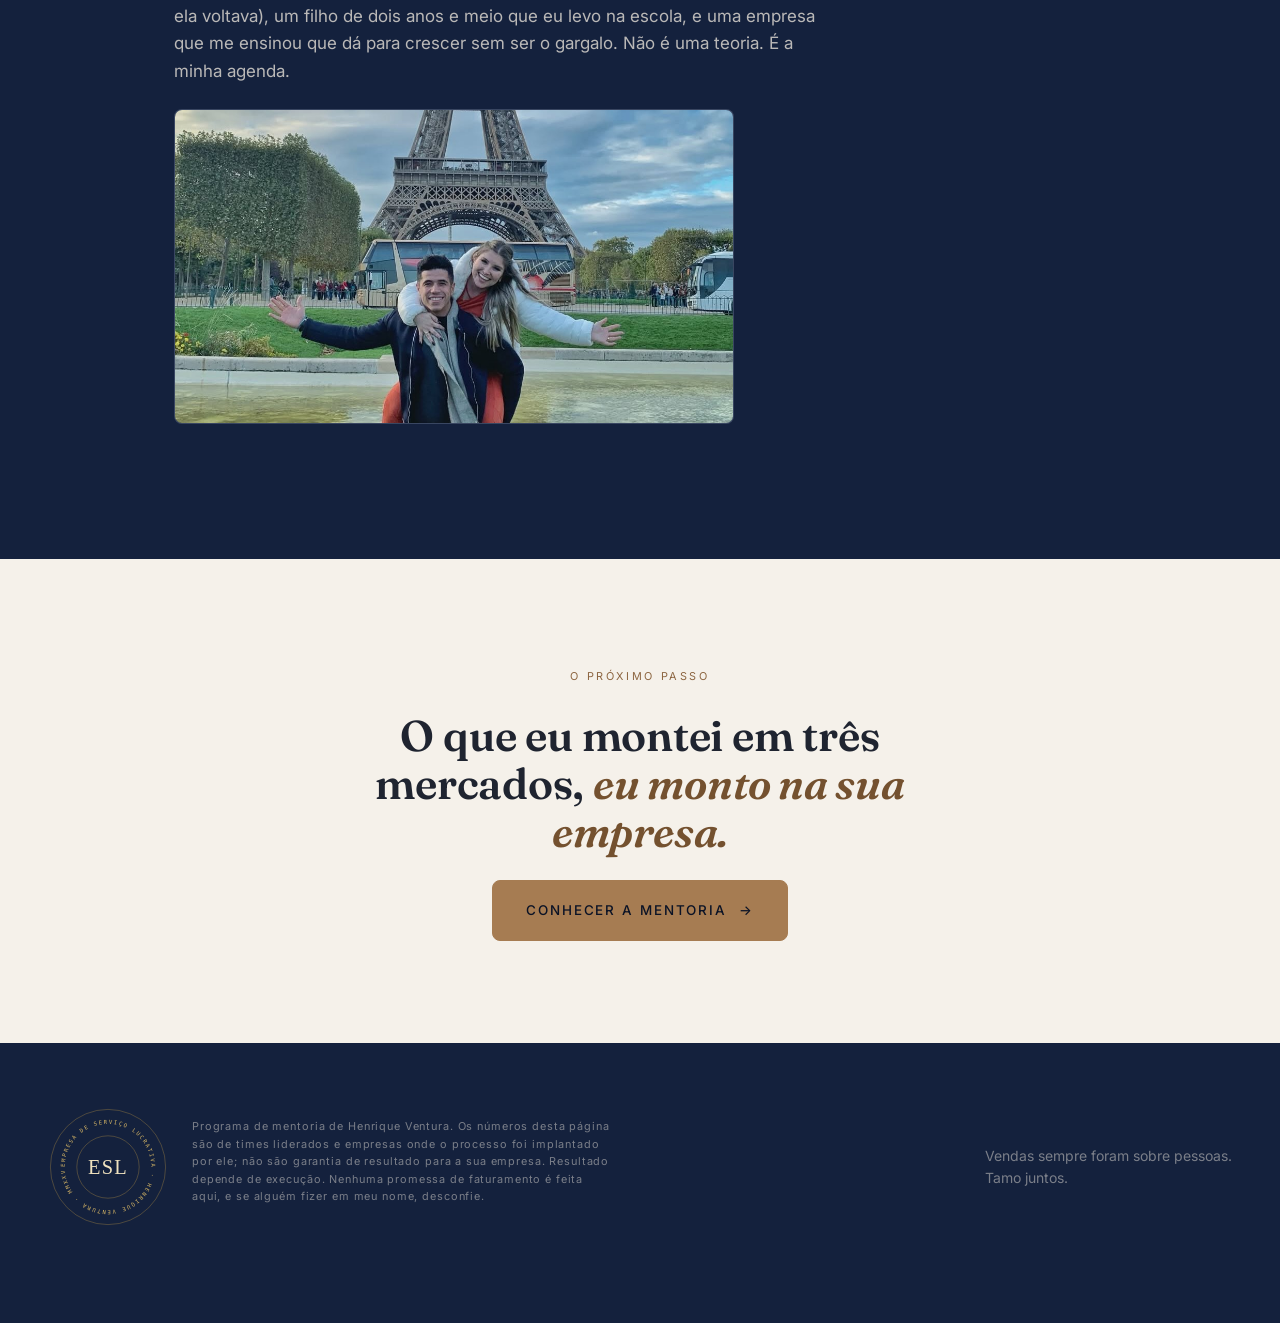
<file: historia.html>
<!doctype html>
<html lang="pt-BR">
<head>
<meta charset="utf-8">
<meta name="viewport" content="width=device-width, initial-scale=1">
<title>A história · Henrique Ventura</title>
<meta name="description" content="ESL – Empresa de Serviço Lucrativa. Programa de 12 meses em que Henrique Ventura monta, com você e com o seu time, o processo de vendas e a liderança que fazem uma empresa de serviços crescer sem depender do dono.">
<meta property="og:title" content="Mentoria ESL · Empresa de Serviço Lucrativa">
<meta property="og:description" content="Processo de vendas e liderança de time para empresários de serviços e treinamentos. Por Henrique Ventura.">
<link rel="stylesheet" href="assets/esl.css">
<style>
  /* Específico desta página */
  .hero { min-height: 92vh; display: grid; align-items: center; padding-block: clamp(5rem, 10vw, 8rem) clamp(3rem, 6vw, 5rem); }
  .hero-grid { display: grid; gap: var(--s-7); grid-template-columns: 1fr; }
  @media (min-width: 960px) { .hero-grid { grid-template-columns: 1.25fr 0.9fr; align-items: center; } }
  .hero h1 { max-width: 18ch; }
  .hero .lead { font-size: 1.1rem; }
  .hero .facts { display: grid; grid-template-columns: 1fr 1fr; gap: var(--s-4) var(--s-6); margin-top: var(--s-6); padding-top: var(--s-5); border-top: 1px solid var(--line); }
  @media (min-width: 600px) { .hero .facts { grid-template-columns: repeat(4, auto); justify-content: start; } }
  .fact .k { font-family: var(--font-mono); font-size: var(--fs-eyebrow); letter-spacing: var(--track-mid); text-transform: uppercase; color: var(--mist-2); }
  .fact .v { font-family: var(--font-display); font-size: 1.35rem; font-weight: 600; color: var(--champagne); }
  .hero .photo-slot { max-width: 440px; margin-inline: auto; }

  nav.top { position: absolute; top: 0; left: 0; right: 0; z-index: 20; padding: var(--s-5) 0; }
  nav.top .container { display: flex; align-items: center; justify-content: space-between; gap: var(--s-4); }
  nav.top .links { display: none; gap: var(--s-5); font-family: var(--font-mono); font-size: var(--fs-eyebrow); letter-spacing: var(--track-mid); text-transform: uppercase; }
  nav.top .links a { text-decoration: none; color: var(--mist); }
  nav.top .links a:hover { color: var(--gold-400); }
  @media (min-width: 820px) { nav.top .links { display: flex; } }

  .premise { font-family: var(--font-display); font-size: clamp(1.35rem, 1.1rem + 1vw, 2rem); line-height: 1.3; font-weight: 600; font-variation-settings: "opsz" 16; letter-spacing: 0; }
  .premise + .premise { margin-top: var(--s-5); }
  .premise strong { font-weight: 700; color: var(--gold-400); }
  .on-paper .premise strong { color: var(--gold-700); }

  .numbers { display: grid; gap: var(--s-6); grid-template-columns: repeat(2, 1fr); }
  @media (min-width: 820px) { .numbers { grid-template-columns: repeat(4, 1fr); } }

  .method { display: grid; gap: var(--s-5); grid-template-columns: 1fr; }
  @media (min-width: 820px) { .method { grid-template-columns: repeat(3, 1fr); } }
  .method .letter { font-family: var(--font-display); font-size: 6rem; line-height: 0.8; font-weight: 500; color: var(--gold-400); letter-spacing: -0.02em; font-variation-settings: "opsz" 96; }
  .method .card { padding: var(--s-6) var(--s-5) var(--s-5) 0; border: 0; border-top: 1px solid var(--hair-gold); }
  @media (min-width: 820px) { .method { gap: 0; } .method .card + .card { border-left: 1px solid var(--hair); padding-left: var(--s-5); } }
  .method .when { font-family: var(--font-mono); font-size: var(--fs-eyebrow); letter-spacing: var(--track-mid); text-transform: uppercase; color: var(--mist-2); margin-top: var(--s-3); }

  .price-arg { display: grid; gap: var(--s-5); grid-template-columns: 1fr; align-items: center; }
  @media (min-width: 820px) { .price-arg { grid-template-columns: 1fr 1fr; } }
  .big-compare { display: grid; grid-template-columns: 1fr auto 1fr; align-items: center; gap: var(--s-4); text-align: center; }
  .big-compare .n { font-family: var(--font-display); font-size: clamp(1.8rem, 1.2rem + 2vw, 3rem); font-weight: 600; line-height: 1; color: var(--champagne); }
  .big-compare .l { font-family: var(--font-mono); font-size: var(--fs-eyebrow); letter-spacing: var(--track-mid); text-transform: uppercase; color: var(--mist-2); margin-top: var(--s-2); }
  .big-compare .vs { font-family: var(--font-display); font-style: italic; color: var(--gold-400); font-size: 1.4rem; }

  footer { padding: var(--s-8) 0 var(--s-9); border-top: 1px solid var(--line); }
  footer .container { display: grid; gap: var(--s-5); }
  @media (min-width: 820px) { footer .container { grid-template-columns: auto 1fr auto; align-items: center; } }
  footer .legal { font-family: var(--font-mono); font-size: 0.68rem; letter-spacing: 0.08em; color: var(--mist-2); max-width: 60ch; }

  /* Seção "pessoas" — frase em destaque */
  .statement { text-align: center; }
  .statement .giant { color: var(--champagne); }
  .statement .giant em { color: var(--gold-400); font-style: italic; font-weight: 500; }
</style>
</head>
<body class="grain">

<nav class="top">
  <div class="container">
    <a class="brand sm" href="index.html"><span class="word">ESL</span><span class="sub">Empresa de Serviço Lucrativa</span></a>
    <div class="links">
      <a href="mentoria.html">Mentoria</a>
      <a href="mentoria.html#metodo">Método</a>
      <a href="mentoria.html#programa">Programa</a>
      <a href="mentoria.html#faq">Dúvidas</a>
      <a href="mentoria.html#diagnostico" class="gold">Diagnóstico →</a>
    </div>
  </div>
</nav>

<section class="section" id="historia" style="padding-top: clamp(7rem, 12vw, 10rem)">
  <div class="container">
    <div class="stack" style="margin-bottom: var(--s-7)">
      <div class="sec-num reveal"><b>01</b> Minha história, em oito capítulos</div>
      <h2 class="reveal" data-delay="1">De atendente de call center a <em class="gold">30 mil pessoas lideradas.</em><br class="hide-mobile"> Com um golpe de R$ 12 mil no meio.</h2>
    </div>

    <article class="chapter reveal">
      <div class="num">01</div>
      <div class="stack">
        <h3>Eu não nasci vendedor. Nasci tímido.</h3>
        <div class="body">
          <p class="dropcap">Zona Leste de São Paulo, numa rua que o pessoal chamava de Rua da Fumaça. Escola pública. Na adolescência eu era o tipo de pessoa que ensaiava a frase antes de pedir o lanche no balcão.</p>
          <p>Aos 16 comecei a namorar a Suelen. Esse detalhe parece fora de lugar numa página de negócios. Guarda ele, que ele volta.</p>
        </div>
      </div>
    </article>

    <article class="chapter reveal">
      <div class="num">02</div>
      <div class="stack">
        <h3>Garçom, depois telefone.</h3>
        <div class="body">
          <p>Primeiro trabalho: garçom, em freelas, bem novo. Primeiro emprego de carteira assinada: atendente de call center no Bradesco. Fiquei menos de dois anos.</p>
          <p>Um dia fiz a conta. Para virar gerente geral, uns dez anos. Para superintendente, mais um tanto. Eu queria um resultado um pouco mais rápido, e naquela época "resultado" era ganhar dez mil reais por mês.</p>
          <div class="lesson"><b>O que ficou</b>A conta do tempo. Eu faço essa conta até hoje, com todo empresário que sento para conversar.</div>
        </div>
      </div>
    </article>

    <article class="chapter reveal">
      <div class="num">03</div>
      <div class="stack">
        <h3>Fim de 2013: Zona Leste até Osasco, faculdade à noite, e R$ 12 mil que sumiram.</h3>
        <div class="body">
          <p>Entrei no marketing de relacionamento. Todo dia atravessava a cidade, e à noite fazia Administração. No mesmo ano coloquei R$ 12 mil num esquema que prometia retorno rápido. O dinheiro foi embora em semanas.</p>
          <p>Mas então aconteceu a parte que ninguém conta nos posts motivacionais: eu continuei. Entrei numa empresa pequena, com 33 produtos no catálogo, e em dois anos tinha milhares de pessoas no time.</p>
        </div>
      </div>
    </article>

    <article class="chapter reveal">
      <div class="num">04</div>
      <div class="stack">
        <h3>Eu aprendia com Ctrl-C, Ctrl-V.</h3>
        <div class="body">
          <p>Se o meu líder contava uma piada na apresentação e a sala ria, eu contava a mesma piada na minha. Nem sempre riam. Mas eu copiava igual, e só depois ia entender por que funcionava.</p>
          <p>Foi aí que entendi uma coisa que carrego até hoje: a maioria das pessoas não aprende observando. Precisa de método, de script, de passo a passo. Então a gente escreveu tudo. Script para contato frio, morno e quente. Dez passos de entrada para cada pessoa nova. Rodada de ligação. Pílula de treino diária.</p>
          <div class="lesson"><b>O que ficou</b>Vendas não é dom. É um processo que dá para ensinar a quem nunca vendeu. Eu sou a prova, e depois de mim vieram outras milhares.</div>
        </div>
      </div>
    </article>

    <article class="chapter reveal">
      <div class="num">05</div>
      <div class="stack">
        <h3>Nove anos, cinco países, e um seminário de quatro horas em espanhol.</h3>
        <div class="body">
          <p>O negócio cresceu para fora do Brasil. Equador, México, Peru, República Dominicana. Numa dessas, me pediram para conduzir um seminário de quatro horas. Em espanhol. Eu não falava espanhol.</p>
          <p>Falei um portunhol vergonhoso por quatro horas, e a sala ficou até o fim. Em outro evento, falei para 20 mil pessoas. O menino que ensaiava o pedido do lanche não existia mais, e eu não tinha percebido em que dia ele foi embora.</p>
          <p>Em seis anos, meu ganho acumulado numa única companhia passou de R$ 3 milhões. Mais de 30 mil pessoas passaram pelo time. E eu criei, com minha esposa, um programa só para as mulheres do negócio, porque a maioria dos casais que crescia, crescia junto.</p>
        </div>
      </div>
    </article>

    <article class="chapter reveal">
      <div class="num">06</div>
      <div class="stack">
        <h3>Então eu troquei tudo por um mercado de que não entendia nada.</h3>
        <div class="body">
          <p>Um amigo tinha uma empresa de construção a seco, steel frame, e queria transformar em franquia. Eu nunca tinha visto uma obra por dentro. Aceitei.</p>
          <p>Em dois anos e meio: 30 contratos de franquia assinados, 22 lojas abertas, um braço educacional criado do zero com cerca de mil alunos, e duas turmas de empresários levadas para dez dias de imersão nos Estados Unidos. Vendi franquia de R$ 300 mil, produto em balcão, aula de R$ 97, imersão de R$ 2 mil e curso de US$ 3 mil. Tudo com o mesmo processo, trocando só o script.</p>
          <div class="lesson"><b>O que ficou</b>Processo de vendas não tem nicho. Pessoas é que têm. Onde passa um boi, passa uma boiada.</div>
        </div>
      </div>
    </article>

    <article class="chapter reveal">
      <div class="num">07</div>
      <div class="stack">
        <h3>O que eu vi dentro dessas empresas é o motivo desta página.</h3>
        <div class="body">
          <p>Lojas de R$ 8 milhões sem CRM. Gestores que eram ótimos vendedores e péssimos gestores. O dono respondendo cliente à meia-noite e chamando isso de dedicação. A agência de marketing dizendo que o problema era o comercial, e o comercial dizendo que era a agência.</p>
          <p>Perguntei a um CEO o que a empresa seria em cinco anos. Depois perguntei a cada diretor. Eram respostas de cinco empresas diferentes.</p>
          <p>Nada disso é falta de inteligência. É falta de alguém que já montou o processo em outro lugar, sentar do lado, e montar de novo.</p>
        </div>
      </div>
    </article>

    <article class="chapter reveal">
      <div class="num">08</div>
      <div class="stack">
        <h3>A ESL é isso aqui, organizado.</h3>
        <div class="body">
          <p>Peguei tudo o que escrevi em nove anos de marketing de relacionamento, tudo o que implantei em dois anos e meio de franquia, e tirei o que só funcionava no meu mercado. Sobrou o que funciona em qualquer empresa que vende serviço: a esteira de produtos, o sistema de vendas e a liderança do time.</p>
          <p>Hoje eu tenho 33 anos, 17 de relacionamento com a mesma mulher (eu avisei que ela voltava), um filho de dois anos e meio que eu levo na escola, e uma empresa que me ensinou que dá para crescer sem ser o gargalo. Não é uma teoria. É a minha agenda.</p>
          <div class="photo-slot wide natural" style="max-width: 560px; margin-top: var(--s-5)"><img src="assets/img/henrique-casal-paris.jpg" alt="Henrique e Suelen em Paris"></div>
        </div>
      </div>
    </article>
  </div>
</section>

<section class="section on-paper">
  <div class="container stack" style="text-align:center; align-items:center">
    <span class="eyebrow no-rule reveal">O próximo passo</span>
    <h2 class="reveal" data-delay="1" style="max-width: 22ch; margin-inline: auto">O que eu montei em três mercados, <em class="gold">eu monto na sua empresa.</em></h2>
    <p class="reveal" data-delay="2"><a class="btn btn-lg" href="mentoria.html">Conhecer a mentoria <span class="arrow">→</span></a></p>
  </div>
</section>

<footer>
  <div class="container">
    <img class="seal" src="assets/seal.svg" alt="Selo ESL" width="120" height="120">
    <p class="legal">Programa de mentoria de Henrique Ventura. Os números desta página são de times liderados e empresas onde o processo foi implantado por ele; não são garantia de resultado para a sua empresa. Resultado depende de execução. Nenhuma promessa de faturamento é feita aqui, e se alguém fizer em meu nome, desconfie.</p>
    <p class="small muted">Vendas sempre foram sobre pessoas.<br>Tamo juntos.</p>
  </div>
</footer>

<script>
  const io = new IntersectionObserver((entries) => {
    entries.forEach(e => { if (e.isIntersecting) { e.target.classList.add('in'); io.unobserve(e.target); } });
  }, { threshold: 0.12, rootMargin: '0px 0px -8% 0px' });
  document.querySelectorAll('.reveal').forEach(el => io.observe(el));
  setTimeout(() => document.querySelectorAll('.reveal:not(.in)').forEach(el => { if (el.getBoundingClientRect().top < window.innerHeight) el.classList.add('in'); }), 900);
</script>
</body>
</html>
</file>
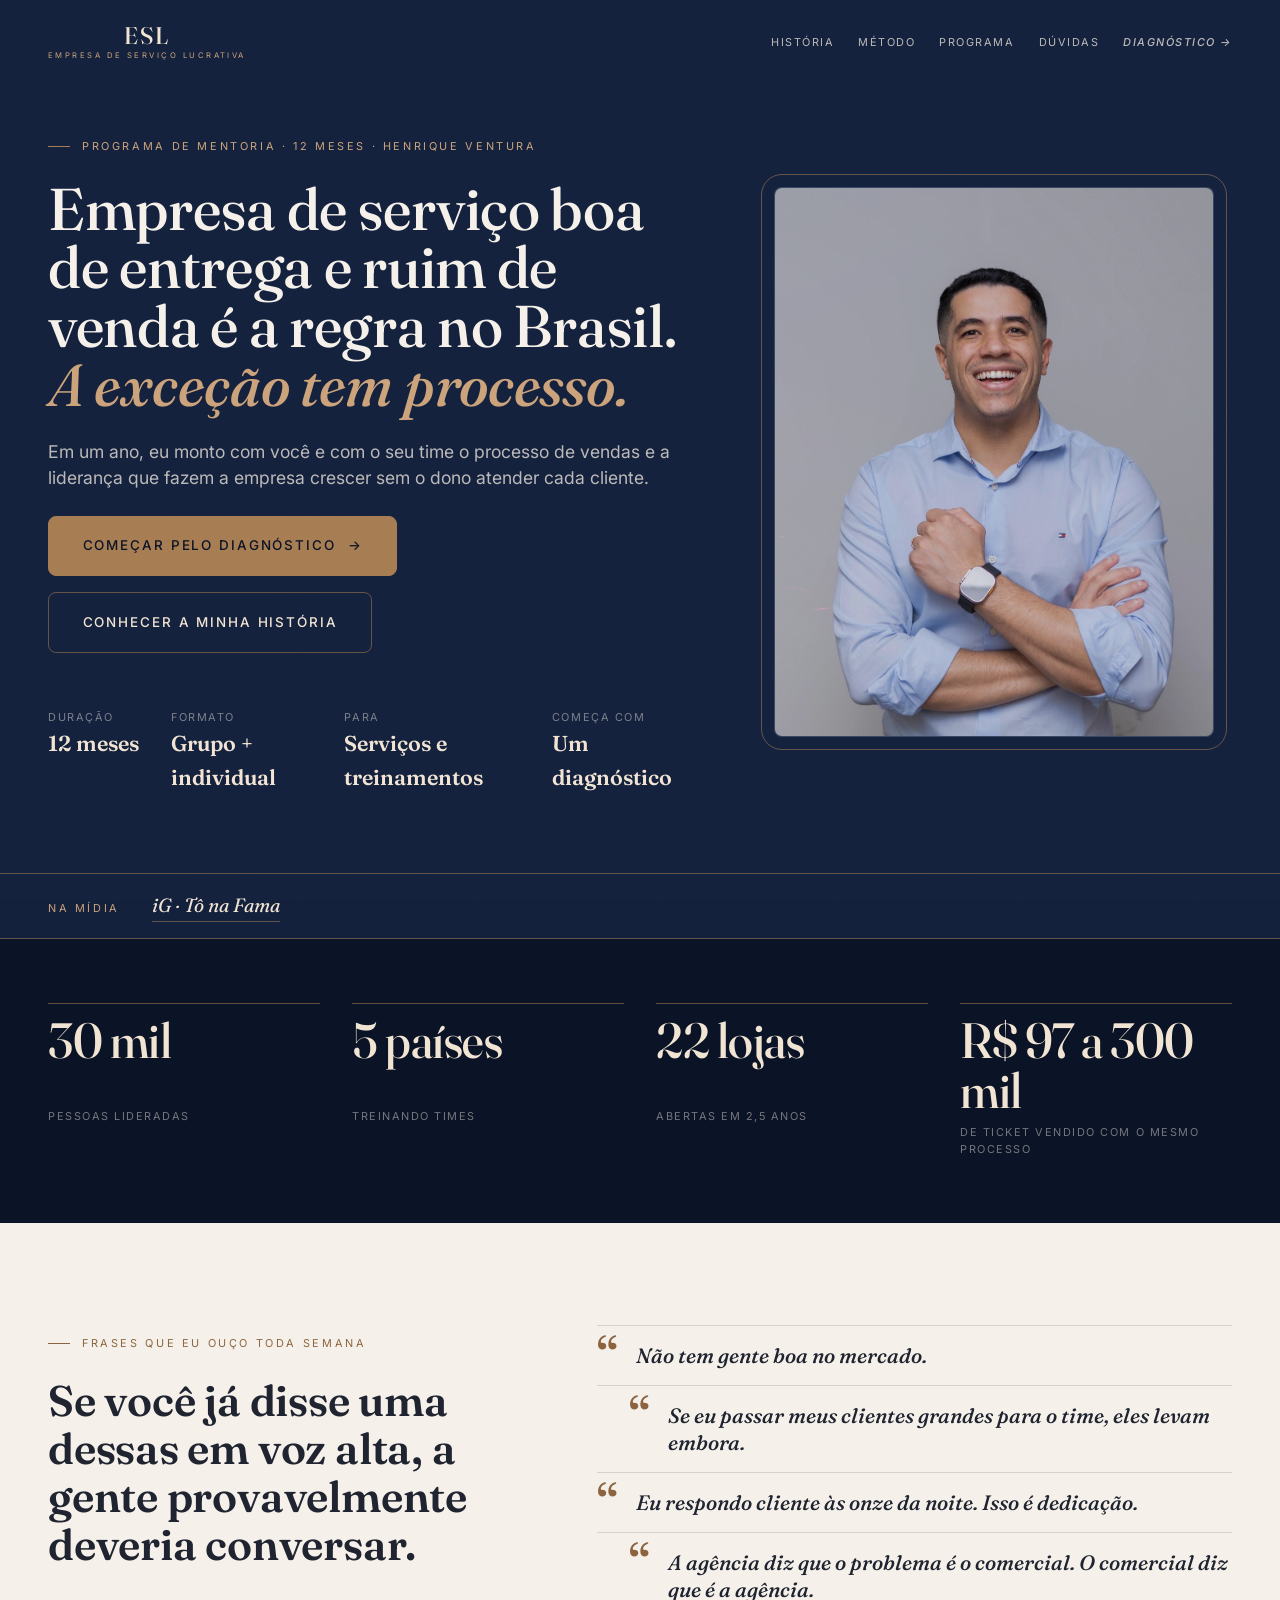
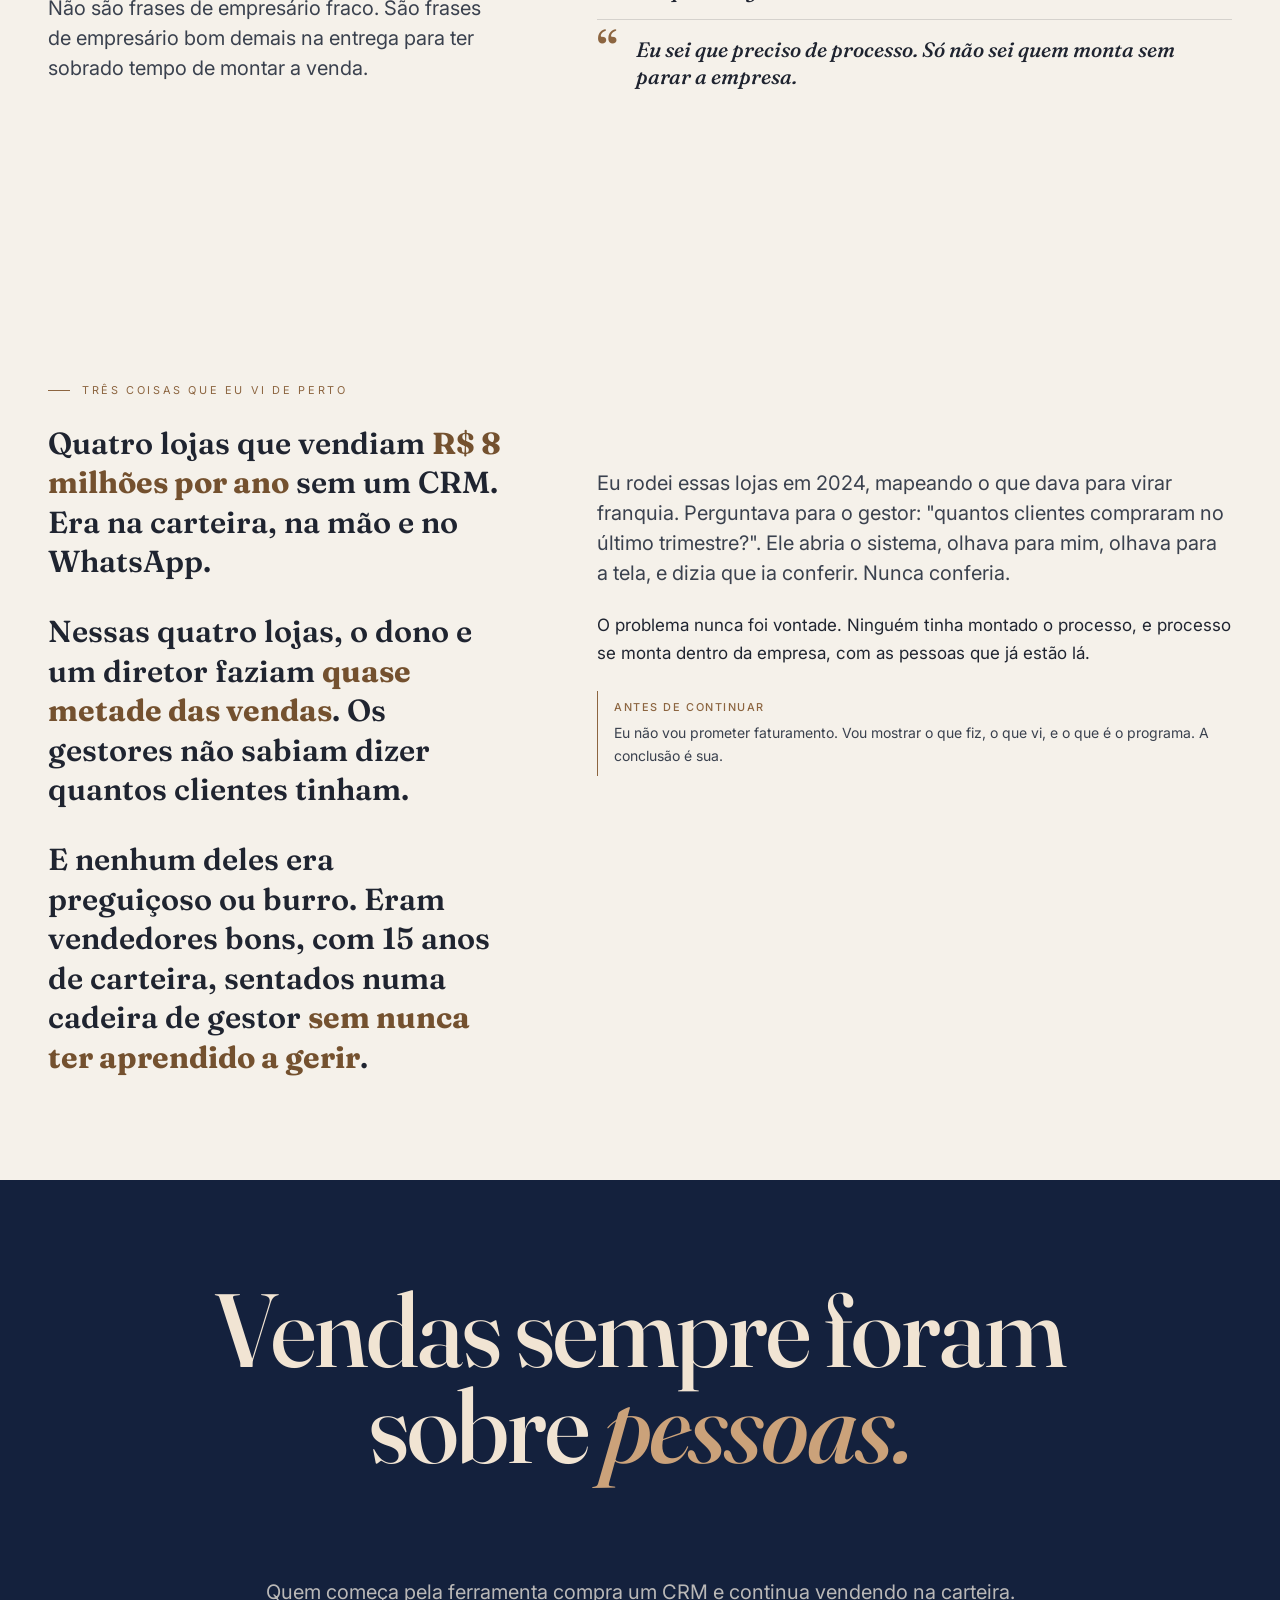
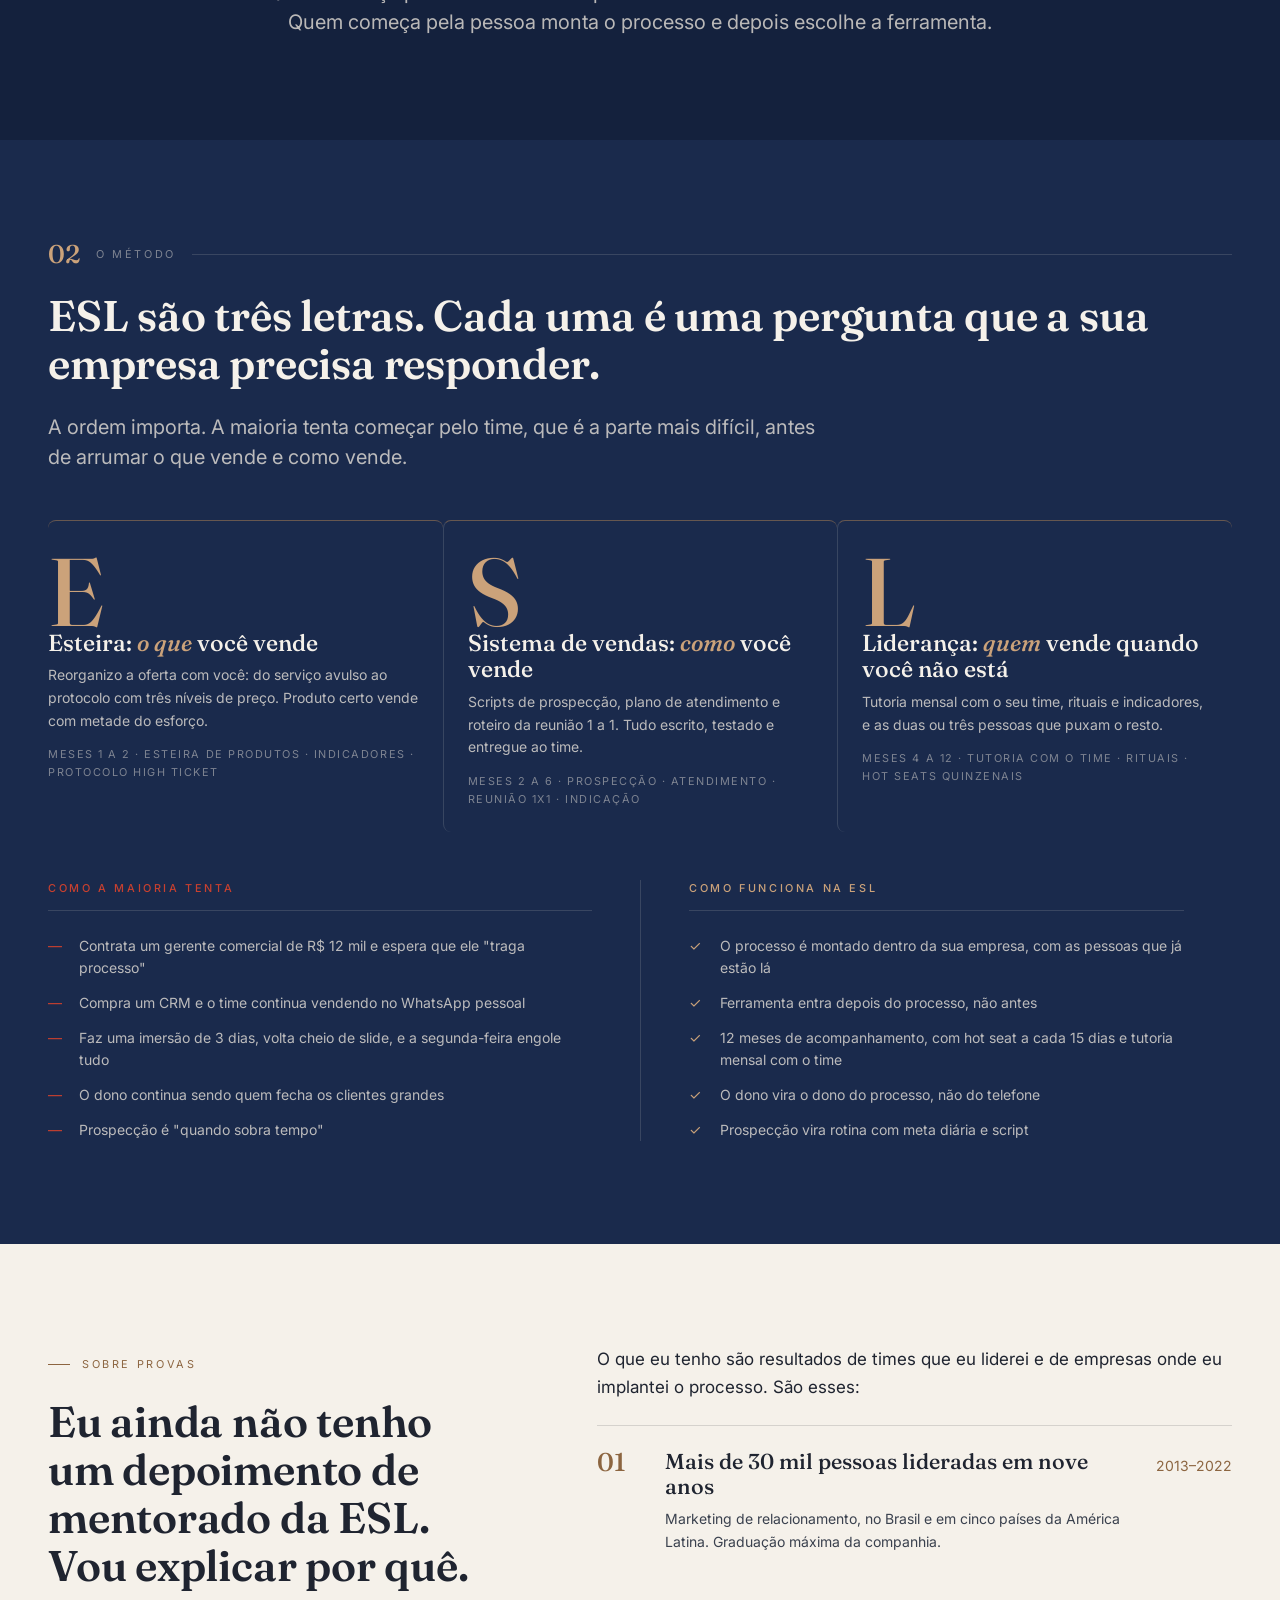
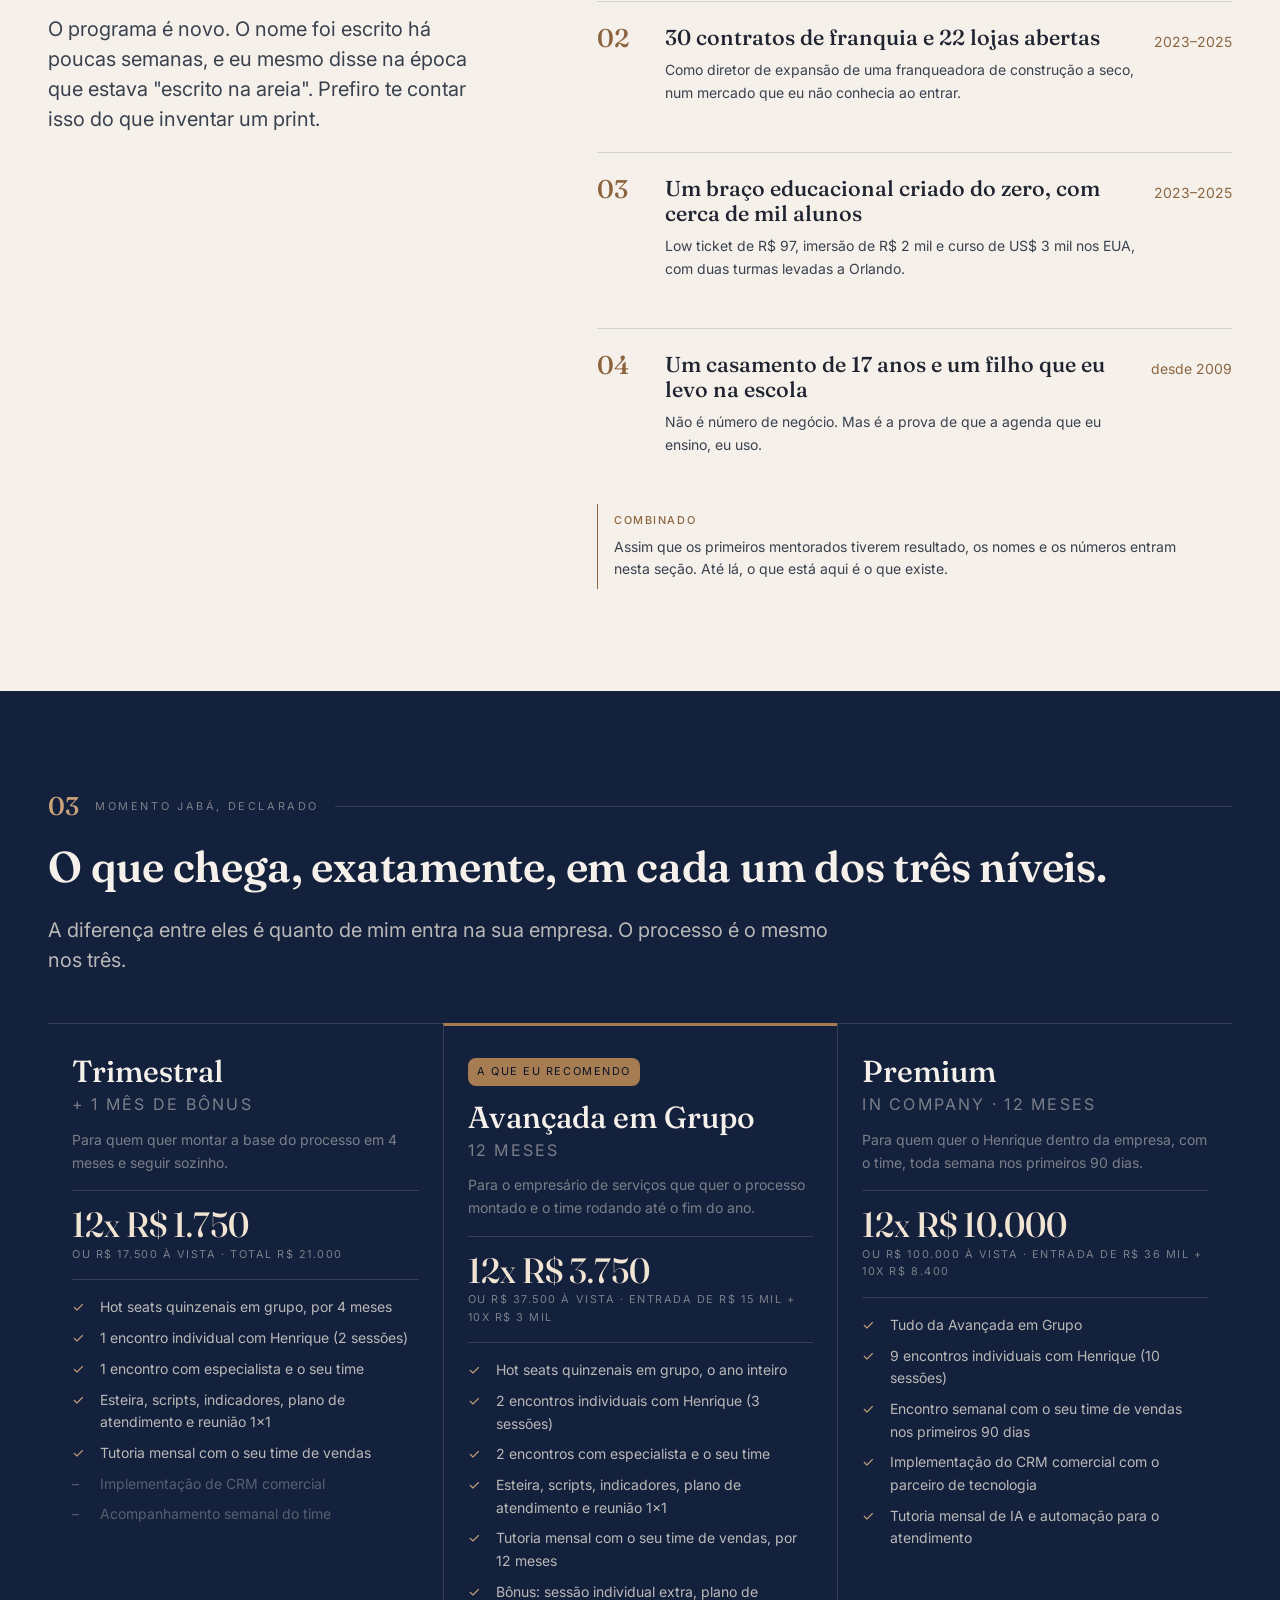
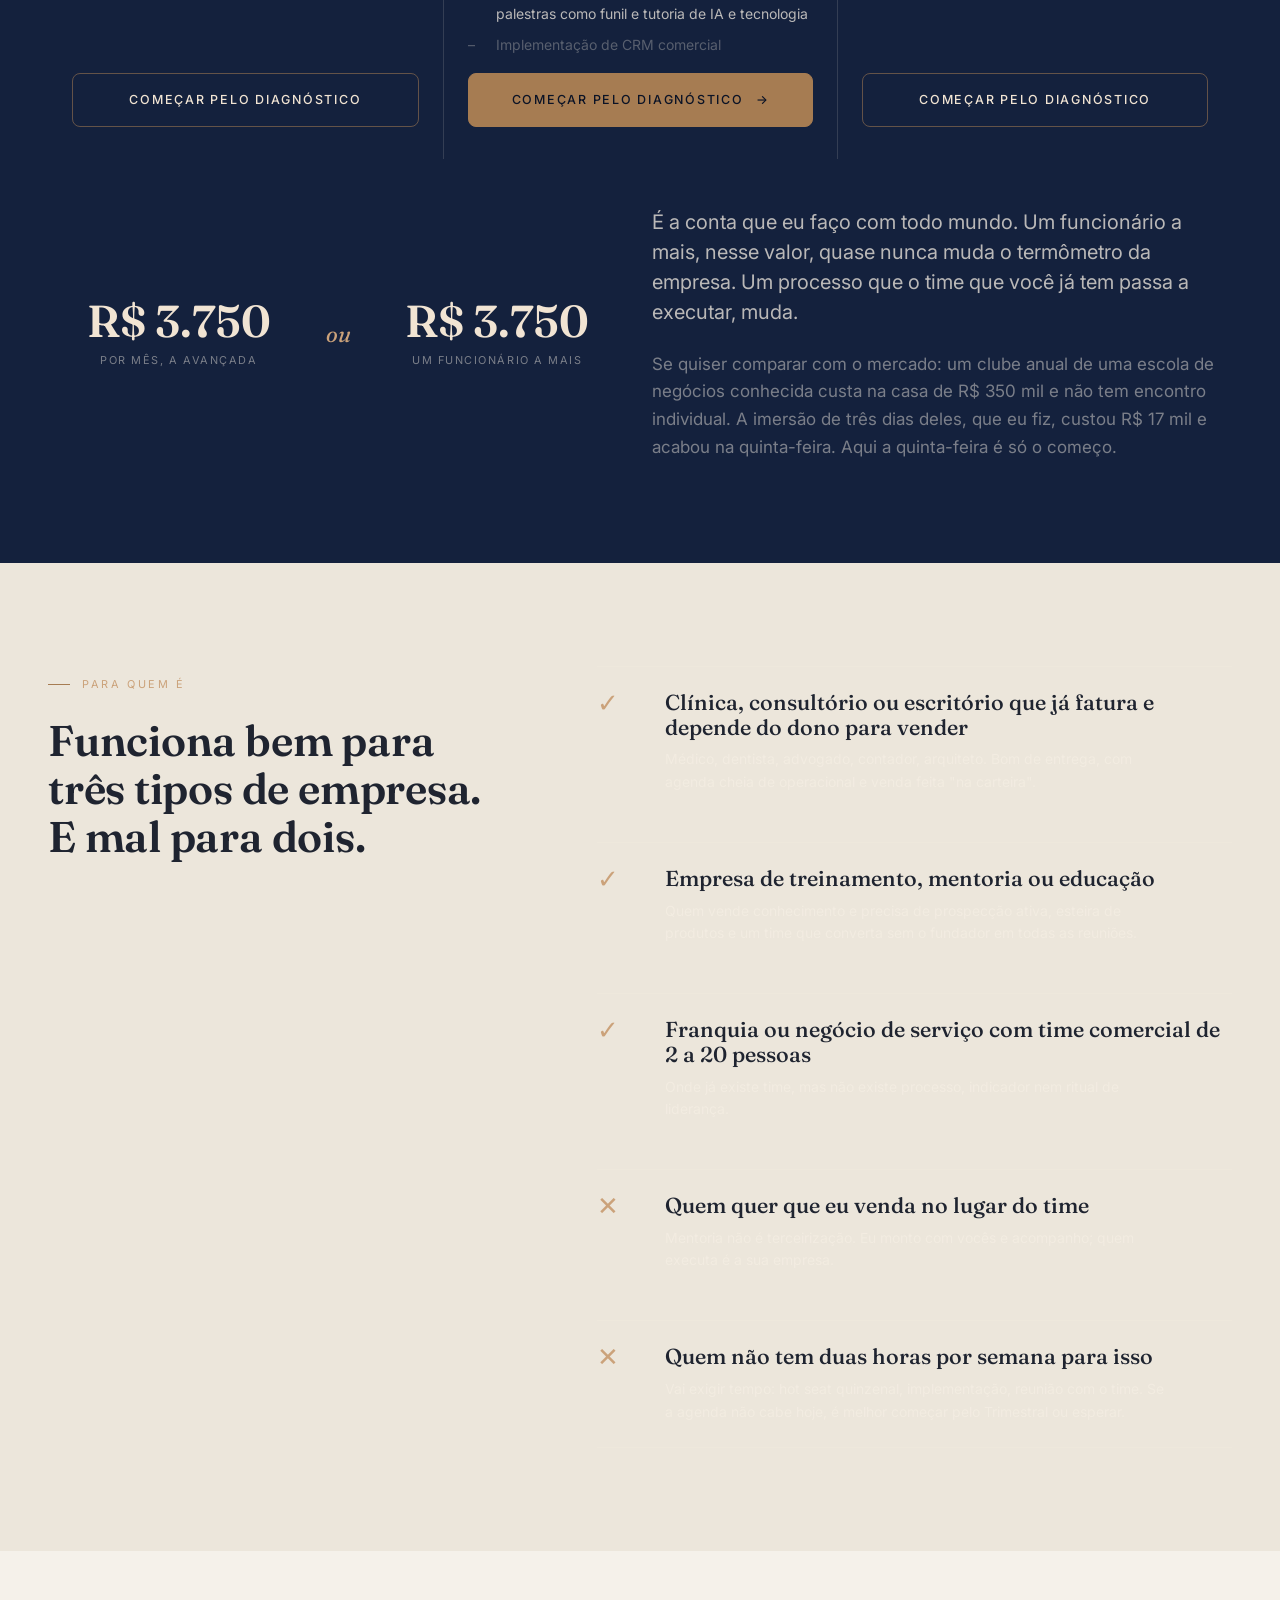
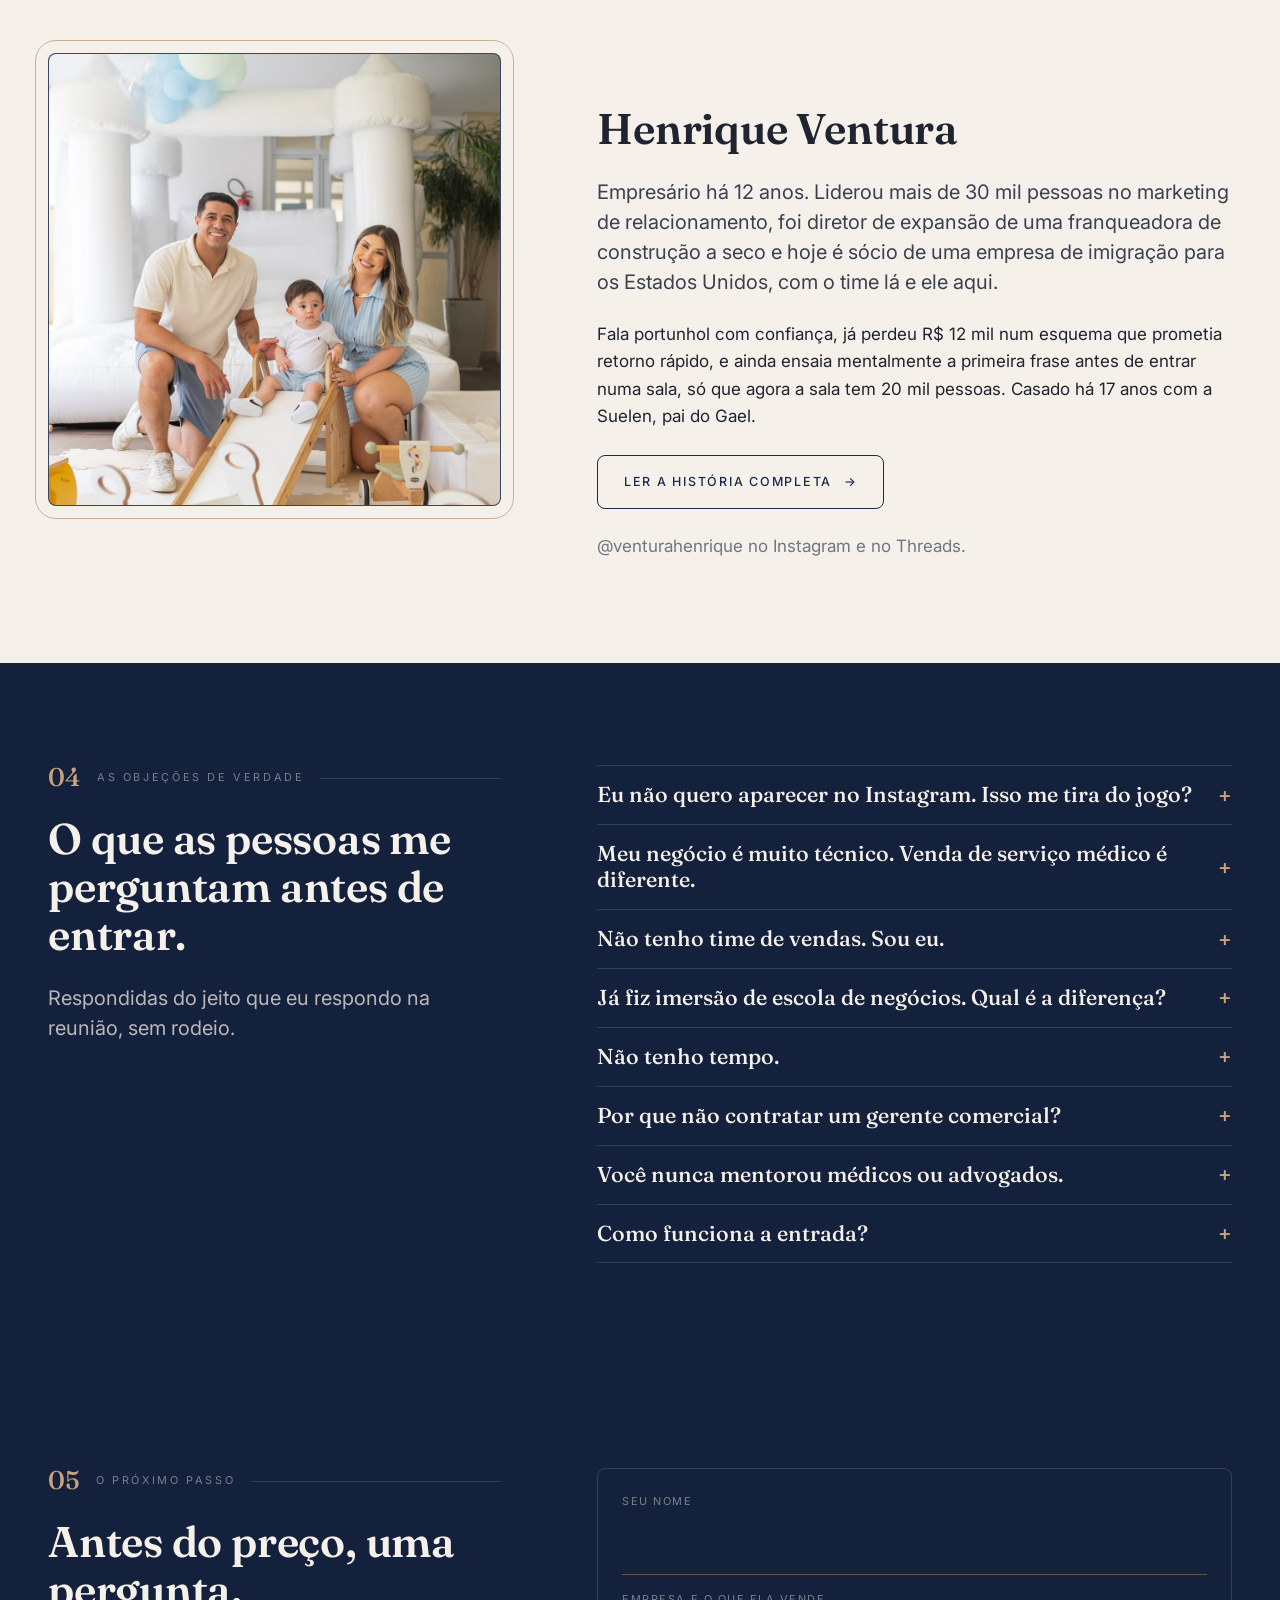
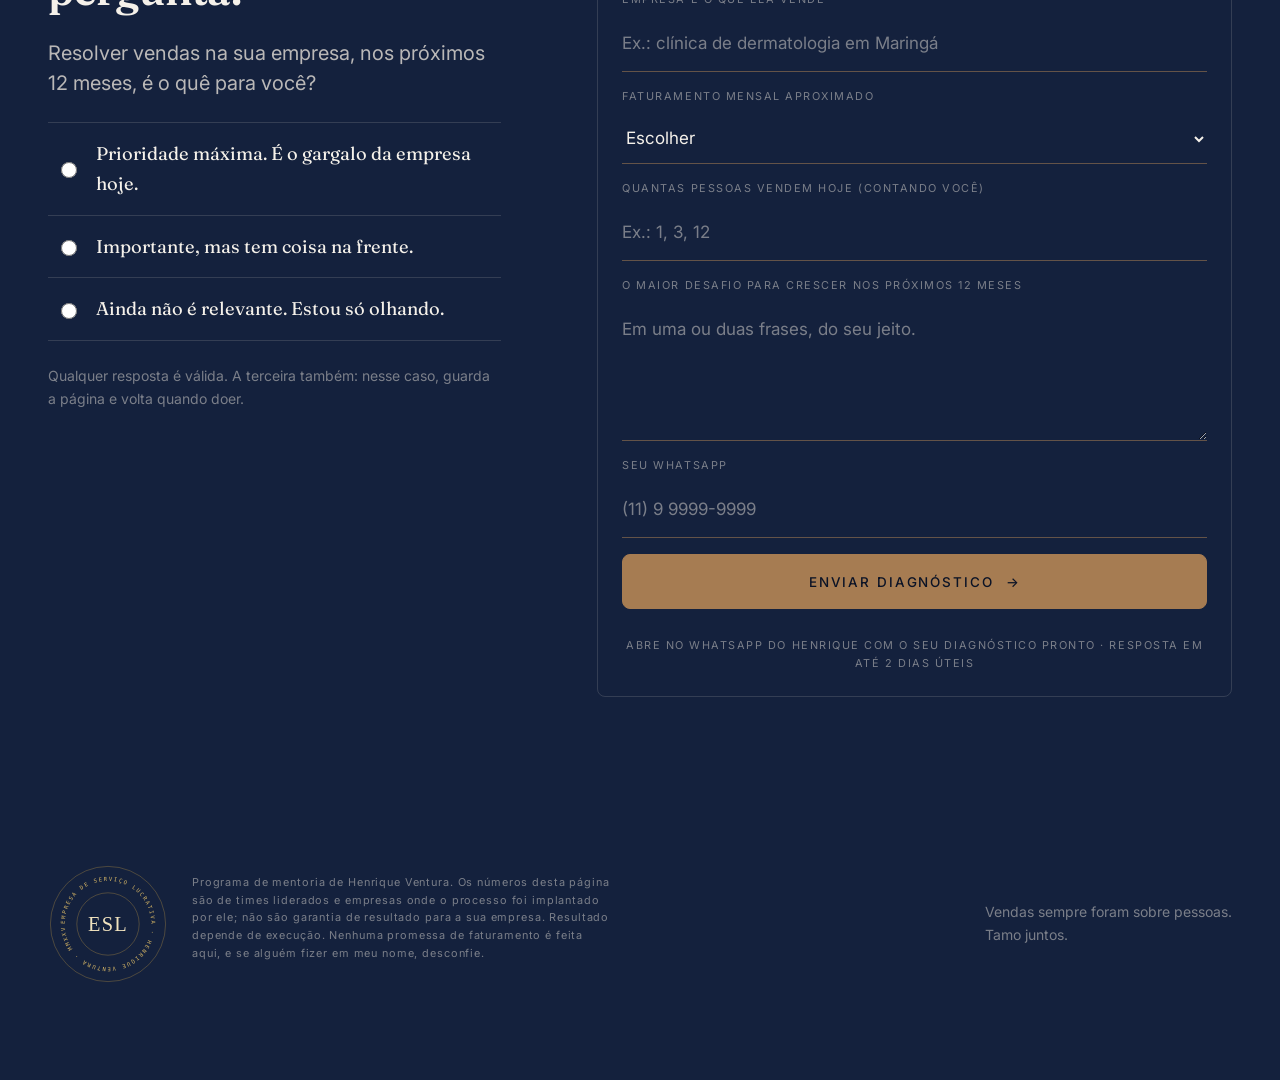
<file: mentoria.html>
<!doctype html>
<html lang="pt-BR">
<head>
<meta charset="utf-8">
<meta name="viewport" content="width=device-width, initial-scale=1">
<title>Mentoria ESL · Henrique Ventura</title>
<meta name="description" content="ESL – Empresa de Serviço Lucrativa. Programa de 12 meses em que Henrique Ventura monta, com você e com o seu time, o processo de vendas e a liderança que fazem uma empresa de serviços crescer sem depender do dono.">
<meta property="og:title" content="Mentoria ESL · Empresa de Serviço Lucrativa">
<meta property="og:description" content="Processo de vendas e liderança de time para empresários de serviços e treinamentos. Por Henrique Ventura.">
<link rel="stylesheet" href="assets/esl.css">
<style>
  /* Específico desta página */
  .hero { min-height: 92vh; display: grid; align-items: center; padding-block: clamp(5rem, 10vw, 8rem) clamp(3rem, 6vw, 5rem); }
  .hero-grid { display: grid; gap: var(--s-7); grid-template-columns: 1fr; }
  @media (min-width: 960px) { .hero-grid { grid-template-columns: 1.25fr 0.9fr; align-items: center; } }
  .hero h1 { max-width: 18ch; }
  .hero .lead { font-size: 1.1rem; }
  .hero .facts { display: grid; grid-template-columns: 1fr 1fr; gap: var(--s-4) var(--s-6); margin-top: var(--s-6); padding-top: var(--s-5); border-top: 1px solid var(--line); }
  @media (min-width: 600px) { .hero .facts { grid-template-columns: repeat(4, auto); justify-content: start; } }
  .fact .k { font-family: var(--font-mono); font-size: var(--fs-eyebrow); letter-spacing: var(--track-mid); text-transform: uppercase; color: var(--mist-2); }
  .fact .v { font-family: var(--font-display); font-size: 1.35rem; font-weight: 600; color: var(--champagne); }
  .hero .photo-slot { max-width: 440px; margin-inline: auto; }

  nav.top { position: absolute; top: 0; left: 0; right: 0; z-index: 20; padding: var(--s-5) 0; }
  nav.top .container { display: flex; align-items: center; justify-content: space-between; gap: var(--s-4); }
  nav.top .links { display: none; gap: var(--s-5); font-family: var(--font-mono); font-size: var(--fs-eyebrow); letter-spacing: var(--track-mid); text-transform: uppercase; }
  nav.top .links a { text-decoration: none; color: var(--mist); }
  nav.top .links a:hover { color: var(--gold-400); }
  @media (min-width: 820px) { nav.top .links { display: flex; } }

  .premise { font-family: var(--font-display); font-size: clamp(1.35rem, 1.1rem + 1vw, 2rem); line-height: 1.3; font-weight: 600; font-variation-settings: "opsz" 16; letter-spacing: 0; }
  .premise + .premise { margin-top: var(--s-5); }
  .premise strong { font-weight: 700; color: var(--gold-400); }
  .on-paper .premise strong { color: var(--gold-700); }

  .numbers { display: grid; gap: var(--s-6); grid-template-columns: repeat(2, 1fr); }
  @media (min-width: 820px) { .numbers { grid-template-columns: repeat(4, 1fr); } }

  .method { display: grid; gap: var(--s-5); grid-template-columns: 1fr; }
  @media (min-width: 820px) { .method { grid-template-columns: repeat(3, 1fr); } }
  .method .letter { font-family: var(--font-display); font-size: 6rem; line-height: 0.8; font-weight: 500; color: var(--gold-400); letter-spacing: -0.02em; font-variation-settings: "opsz" 96; }
  .method .card { padding: var(--s-6) var(--s-5) var(--s-5) 0; border: 0; border-top: 1px solid var(--hair-gold); }
  @media (min-width: 820px) { .method { gap: 0; } .method .card + .card { border-left: 1px solid var(--hair); padding-left: var(--s-5); } }
  .method .when { font-family: var(--font-mono); font-size: var(--fs-eyebrow); letter-spacing: var(--track-mid); text-transform: uppercase; color: var(--mist-2); margin-top: var(--s-3); }

  .price-arg { display: grid; gap: var(--s-5); grid-template-columns: 1fr; align-items: center; }
  @media (min-width: 820px) { .price-arg { grid-template-columns: 1fr 1fr; } }
  .big-compare { display: grid; grid-template-columns: 1fr auto 1fr; align-items: center; gap: var(--s-4); text-align: center; }
  .big-compare .n { font-family: var(--font-display); font-size: clamp(1.8rem, 1.2rem + 2vw, 3rem); font-weight: 600; line-height: 1; color: var(--champagne); }
  .big-compare .l { font-family: var(--font-mono); font-size: var(--fs-eyebrow); letter-spacing: var(--track-mid); text-transform: uppercase; color: var(--mist-2); margin-top: var(--s-2); }
  .big-compare .vs { font-family: var(--font-display); font-style: italic; color: var(--gold-400); font-size: 1.4rem; }

  footer { padding: var(--s-8) 0 var(--s-9); border-top: 1px solid var(--line); }
  footer .container { display: grid; gap: var(--s-5); }
  @media (min-width: 820px) { footer .container { grid-template-columns: auto 1fr auto; align-items: center; } }
  footer .legal { font-family: var(--font-mono); font-size: 0.68rem; letter-spacing: 0.08em; color: var(--mist-2); max-width: 60ch; }

  /* Seção "pessoas" — frase em destaque */
  .statement { text-align: center; }
  .statement .giant { color: var(--champagne); }
  .statement .giant em { color: var(--gold-400); font-style: italic; font-weight: 500; }
</style>
</head>
<body class="grain">

<nav class="top">
  <div class="container">
    <a class="brand sm" href="index.html"><span class="word">ESL</span><span class="sub">Empresa de Serviço Lucrativa</span></a>
    <div class="links">
      <a href="historia.html">História</a>
      <a href="#metodo">Método</a>
      <a href="#programa">Programa</a>
      <a href="#faq">Dúvidas</a>
      <a href="#diagnostico" class="gold">Diagnóstico →</a>
    </div>
  </div>
</nav>

<!-- ============================ HERO ============================ -->
<header class="hero glow">
  <div class="container hero-grid">
    <div class="stack">
      <span class="eyebrow reveal">Programa de mentoria · 12 meses · Henrique Ventura</span>
      <h1 class="reveal" data-delay="1">Empresa de serviço boa de entrega e ruim de venda é a regra no Brasil. <em class="gold">A exceção tem processo.</em></h1>
      <p class="lead reveal" data-delay="2">Em um ano, eu monto com você e com o seu time o processo de vendas e a liderança que fazem a empresa crescer sem o dono atender cada cliente.</p>
      <div class="flex reveal" data-delay="3">
        <a class="btn btn-lg" href="#diagnostico">Começar pelo diagnóstico <span class="arrow">→</span></a>
        <a class="btn btn-ghost btn-lg" href="historia.html">Conhecer a minha história</a>
      </div>
      <div class="facts reveal" data-delay="4">
        <div class="fact"><div class="k">Duração</div><div class="v">12 meses</div></div>
        <div class="fact"><div class="k">Formato</div><div class="v">Grupo + individual</div></div>
        <div class="fact"><div class="k">Para</div><div class="v">Serviços e treinamentos</div></div>
        <div class="fact"><div class="k">Começa com</div><div class="v">Um diagnóstico</div></div>
      </div>
    </div>
    <div class="reveal" data-delay="2">
      <div class="photo-slot framed"><img src="assets/img/henrique-hero.jpg" alt="Henrique Ventura"></div>
    </div>
  </div>
</header>

<div class="media-strip">
  <div class="container">
    <span class="k">Na mídia</span>
    <a class="v" href="https://tonafama.ig.com.br/henrique-ventura-conheca-o-influenciador-e-empreendedor-que-e-uma-referencia-no-mundo-dos-negocios/" target="_blank" rel="noopener">iG · Tô na Fama</a>
  </div>
</div>

<!-- ============================ NÚMEROS ============================ -->
<section class="section-tight on-navy-950">
  <div class="container">
    <div class="numbers">
      <div class="stat reveal"><div class="n">30 mil</div><div class="l">pessoas lideradas</div></div>
      <div class="stat reveal" data-delay="1"><div class="n">5 países</div><div class="l">treinando times</div></div>
      <div class="stat reveal" data-delay="2"><div class="n">22 lojas</div><div class="l">abertas em 2,5 anos</div></div>
      <div class="stat reveal" data-delay="3"><div class="n">R$ 97 a 300 mil</div><div class="l">de ticket vendido com o mesmo processo</div></div>
    </div>
  </div>
</section>

<!-- ============================ ESPELHO ============================ -->
<section class="section on-paper" id="espelho">
  <div class="container">
    <div class="grid-2">
      <div class="stack">
        <span class="eyebrow reveal">Frases que eu ouço toda semana</span>
        <h2 class="reveal" data-delay="1">Se você já disse uma dessas em voz alta, a gente provavelmente deveria conversar.</h2>
        <p class="lead reveal" data-delay="2">Não são frases de empresário fraco. São frases de empresário bom demais na entrega para ter sobrado tempo de montar a venda.</p>
      </div>
      <div class="mirror">
        <div class="m reveal">Não tem gente boa no mercado.</div>
        <div class="m reveal" data-delay="1">Se eu passar meus clientes grandes para o time, eles levam embora.</div>
        <div class="m reveal" data-delay="2">Eu respondo cliente às onze da noite. Isso é dedicação.</div>
        <div class="m reveal" data-delay="3">A agência diz que o problema é o comercial. O comercial diz que é a agência.</div>
        <div class="m reveal" data-delay="4">Eu sei que preciso de processo. Só não sei quem monta sem parar a empresa.</div>
        <div class="m reveal" data-delay="4">Crescer, para mim, virou sinônimo de mais problema.</div>
      </div>
    </div>
  </div>
</section>

<!-- ============================ PREMISSAS ============================ -->
<section class="section on-paper">
  <div class="container">
    <div class="grid-2 offset">
      <div class="stack">
        <span class="eyebrow reveal">Três coisas que eu vi de perto</span>
        <p class="premise reveal" data-delay="1">Quatro lojas que vendiam <strong>R$ 8 milhões por ano</strong> sem um CRM. Era na carteira, na mão e no WhatsApp.</p>
        <p class="premise reveal" data-delay="2">Nessas quatro lojas, o dono e um diretor faziam <strong>quase metade das vendas</strong>. Os gestores não sabiam dizer quantos clientes tinham.</p>
        <p class="premise reveal" data-delay="3">E nenhum deles era preguiçoso ou burro. Eram vendedores bons, com 15 anos de carteira, sentados numa cadeira de gestor <strong>sem nunca ter aprendido a gerir</strong>.</p>
      </div>
      <div class="stack reveal" data-delay="2">
        <p class="lead">Eu rodei essas lojas em 2024, mapeando o que dava para virar franquia. Perguntava para o gestor: "quantos clientes compraram no último trimestre?". Ele abria o sistema, olhava para mim, olhava para a tela, e dizia que ia conferir. Nunca conferia.</p>
        <p>O problema nunca foi vontade. Ninguém tinha montado o processo, e processo se monta dentro da empresa, com as pessoas que já estão lá.</p>
        <div class="lesson"><b>Antes de continuar</b>Eu não vou prometer faturamento. Vou mostrar o que fiz, o que vi, e o que é o programa. A conclusão é sua.</div>
      </div>
    </div>
  </div>
</section>

<!-- ============================ FRASE ============================ -->
<section class="section statement glow">
  <div class="container">
    <p class="giant reveal">Vendas sempre foram<br>sobre <em>pessoas.</em></p>
    <p class="lead reveal" data-delay="1" style="margin: var(--s-6) auto 0">Quem começa pela ferramenta compra um CRM e continua vendendo na carteira. Quem começa pela pessoa monta o processo e depois escolhe a ferramenta.</p>
  </div>
</section>

<!-- ============================ MÉTODO ============================ -->
<section class="section on-navy-800" id="metodo">
  <div class="container stack-lg">
    <div class="stack">
      <div class="sec-num reveal"><b>02</b> O método</div>
      <h2 class="reveal" data-delay="1">ESL são três letras. Cada uma é uma pergunta que a sua empresa precisa responder.</h2>
      <p class="lead reveal" data-delay="2">A ordem importa. A maioria tenta começar pelo time, que é a parte mais difícil, antes de arrumar o que vende e como vende.</p>
    </div>
    <div class="method">
      <div class="card reveal">
        <div class="letter">E</div>
        <div class="card-title">Esteira: <em class="gold">o que</em> você vende</div>
        <p>Reorganizo a oferta com você: do serviço avulso ao protocolo com três níveis de preço. Produto certo vende com metade do esforço.</p>
        <div class="when">Meses 1 a 2 · Esteira de produtos · Indicadores · Protocolo high ticket</div>
      </div>
      <div class="card reveal" data-delay="1">
        <div class="letter">S</div>
        <div class="card-title">Sistema de vendas: <em class="gold">como</em> você vende</div>
        <p>Scripts de prospecção, plano de atendimento e roteiro da reunião 1 a 1. Tudo escrito, testado e entregue ao time.</p>
        <div class="when">Meses 2 a 6 · Prospecção · Atendimento · Reunião 1x1 · Indicação</div>
      </div>
      <div class="card reveal" data-delay="2">
        <div class="letter">L</div>
        <div class="card-title">Liderança: <em class="gold">quem</em> vende quando você não está</div>
        <p>Tutoria mensal com o seu time, rituais e indicadores, e as duas ou três pessoas que puxam o resto.</p>
        <div class="when">Meses 4 a 12 · Tutoria com o time · Rituais · Hot seats quinzenais</div>
      </div>
    </div>
    <div class="compare">
      <div class="col bad reveal">
        <h4>Como a maioria tenta</h4>
        <ul>
          <li>Contrata um gerente comercial de R$ 12 mil e espera que ele "traga processo"</li>
          <li>Compra um CRM e o time continua vendendo no WhatsApp pessoal</li>
          <li>Faz uma imersão de 3 dias, volta cheio de slide, e a segunda-feira engole tudo</li>
          <li>O dono continua sendo quem fecha os clientes grandes</li>
          <li>Prospecção é "quando sobra tempo"</li>
        </ul>
      </div>
      <div class="col good reveal" data-delay="1">
        <h4>Como funciona na ESL</h4>
        <ul>
          <li>O processo é montado dentro da sua empresa, com as pessoas que já estão lá</li>
          <li>Ferramenta entra depois do processo, não antes</li>
          <li>12 meses de acompanhamento, com hot seat a cada 15 dias e tutoria mensal com o time</li>
          <li>O dono vira o dono do processo, não do telefone</li>
          <li>Prospecção vira rotina com meta diária e script</li>
        </ul>
      </div>
    </div>
  </div>
</section>

<!-- ============================ PROVA / HONESTIDADE ============================ -->
<section class="section on-paper">
  <div class="container grid-2">
    <div class="stack">
      <span class="eyebrow reveal">Sobre provas</span>
      <h2 class="reveal" data-delay="1">Eu ainda não tenho um depoimento de mentorado da ESL. Vou explicar por quê.</h2>
      <p class="lead reveal" data-delay="2">O programa é novo. O nome foi escrito há poucas semanas, e eu mesmo disse na época que estava "escrito na areia". Prefiro te contar isso do que inventar um print.</p>
    </div>
    <div class="stack reveal" data-delay="2">
      <p>O que eu tenho são resultados de times que eu liderei e de empresas onde eu implantei o processo. São esses:</p>
      <div class="deliverable has-v"><div class="idx">01</div><div><div class="t">Mais de 30 mil pessoas lideradas em nove anos</div><div class="d">Marketing de relacionamento, no Brasil e em cinco países da América Latina. Graduação máxima da companhia.</div></div><div class="v">2013–2022</div></div>
      <div class="deliverable has-v"><div class="idx">02</div><div><div class="t">30 contratos de franquia e 22 lojas abertas</div><div class="d">Como diretor de expansão de uma franqueadora de construção a seco, num mercado que eu não conhecia ao entrar.</div></div><div class="v">2023–2025</div></div>
      <div class="deliverable has-v"><div class="idx">03</div><div><div class="t">Um braço educacional criado do zero, com cerca de mil alunos</div><div class="d">Low ticket de R$ 97, imersão de R$ 2 mil e curso de US$ 3 mil nos EUA, com duas turmas levadas a Orlando.</div></div><div class="v">2023–2025</div></div>
      <div class="deliverable has-v"><div class="idx">04</div><div><div class="t">Um casamento de 17 anos e um filho que eu levo na escola</div><div class="d">Não é número de negócio. Mas é a prova de que a agenda que eu ensino, eu uso.</div></div><div class="v">desde 2009</div></div>
      <!-- Quando os depoimentos em vídeo de ex-liderados chegarem, entram aqui como <figure class="quote"> -->
      <div class="lesson"><b>Combinado</b>Assim que os primeiros mentorados tiverem resultado, os nomes e os números entram nesta seção. Até lá, o que está aqui é o que existe.</div>
    </div>
  </div>
</section>

<!-- ============================ PROGRAMA ============================ -->
<section class="section" id="programa">
  <div class="container stack-lg">
    <div class="stack">
      <div class="sec-num reveal"><b>03</b> Momento jabá, declarado</div>
      <h2 class="reveal" data-delay="1">O que chega, exatamente, em cada um dos três níveis.</h2>
      <p class="lead reveal" data-delay="2">A diferença entre eles é quanto de mim entra na sua empresa. O processo é o mesmo nos três.</p>
    </div>

    <div class="plans">
      <div class="plan reveal">
        <div class="name">Trimestral<br><span class="muted" style="font-size:1rem; font-family: var(--font-body); font-weight: 400">+ 1 mês de bônus</span></div>
        <div class="for">Para quem quer montar a base do processo em 4 meses e seguir sozinho.</div>
        <div class="price"><div class="main">12x R$ 1.750</div><div class="sub">ou R$ 17.500 à vista · total R$ 21.000</div></div>
        <ul>
          <li>Hot seats quinzenais em grupo, por 4 meses</li>
          <li>1 encontro individual com Henrique (2 sessões)</li>
          <li>1 encontro com especialista e o seu time</li>
          <li>Esteira, scripts, indicadores, plano de atendimento e reunião 1x1</li>
          <li>Tutoria mensal com o seu time de vendas</li>
          <li class="off">Implementação de CRM comercial</li>
          <li class="off">Acompanhamento semanal do time</li>
        </ul>
        <a class="btn btn-ghost" href="#diagnostico">Começar pelo diagnóstico</a>
      </div>

      <div class="plan featured reveal" data-delay="1">
        <span class="tag pill">A que eu recomendo</span>
        <div class="name">Avançada em Grupo<br><span class="muted" style="font-size:1rem; font-family: var(--font-body); font-weight: 400">12 meses</span></div>
        <div class="for">Para o empresário de serviços que quer o processo montado e o time rodando até o fim do ano.</div>
        <div class="price"><div class="main">12x R$ 3.750</div><div class="sub">ou R$ 37.500 à vista · entrada de R$ 15 mil + 10x R$ 3 mil</div></div>
        <ul>
          <li>Hot seats quinzenais em grupo, o ano inteiro</li>
          <li>2 encontros individuais com Henrique (3 sessões)</li>
          <li>2 encontros com especialista e o seu time</li>
          <li>Esteira, scripts, indicadores, plano de atendimento e reunião 1x1</li>
          <li>Tutoria mensal com o seu time de vendas, por 12 meses</li>
          <li>Bônus: sessão individual extra, plano de palestras como funil e tutoria de IA e tecnologia</li>
          <li class="off">Implementação de CRM comercial</li>
        </ul>
        <a class="btn" href="#diagnostico">Começar pelo diagnóstico <span class="arrow">→</span></a>
      </div>

      <div class="plan reveal" data-delay="2">
        <div class="name">Premium<br><span class="muted" style="font-size:1rem; font-family: var(--font-body); font-weight: 400">In Company · 12 meses</span></div>
        <div class="for">Para quem quer o Henrique dentro da empresa, com o time, toda semana nos primeiros 90 dias.</div>
        <div class="price"><div class="main">12x R$ 10.000</div><div class="sub">ou R$ 100.000 à vista · entrada de R$ 36 mil + 10x R$ 8.400</div></div>
        <ul>
          <li>Tudo da Avançada em Grupo</li>
          <li>9 encontros individuais com Henrique (10 sessões)</li>
          <li>Encontro semanal com o seu time de vendas nos primeiros 90 dias</li>
          <li>Implementação do CRM comercial com o parceiro de tecnologia</li>
          <li>Tutoria mensal de IA e automação para o atendimento</li>
        </ul>
        <a class="btn btn-ghost" href="#diagnostico">Começar pelo diagnóstico</a>
      </div>
    </div>

    <div class="price-arg">
      <div class="big-compare reveal">
        <div><div class="n">R$ 3.750</div><div class="l">por mês, a Avançada</div></div>
        <div class="vs">ou</div>
        <div><div class="n">R$ 3.750</div><div class="l">um funcionário a mais</div></div>
      </div>
      <div class="stack reveal" data-delay="1">
        <p class="lead">É a conta que eu faço com todo mundo. Um funcionário a mais, nesse valor, quase nunca muda o termômetro da empresa. Um processo que o time que você já tem passa a executar, muda.</p>
        <p class="muted">Se quiser comparar com o mercado: um clube anual de uma escola de negócios conhecida custa na casa de R$ 350 mil e não tem encontro individual. A imersão de três dias deles, que eu fiz, custou R$ 17 mil e acabou na quinta-feira. Aqui a quinta-feira é só o começo.</p>
      </div>
    </div>
  </div>
</section>

<!-- ============================ PARA QUEM ============================ -->
<section class="section on-paper-2">
  <div class="container grid-2">
    <div class="stack">
      <span class="eyebrow reveal">Para quem é</span>
      <h2 class="reveal" data-delay="1">Funciona bem para três tipos de empresa. E mal para dois.</h2>
    </div>
    <div class="stack reveal" data-delay="1">
      <div class="deliverable"><div class="idx">✓</div><div><div class="t">Clínica, consultório ou escritório que já fatura e depende do dono para vender</div><div class="d">Médico, dentista, advogado, contador, arquiteto. Bom de entrega, com agenda cheia de operacional e venda feita "na carteira".</div></div></div>
      <div class="deliverable"><div class="idx">✓</div><div><div class="t">Empresa de treinamento, mentoria ou educação</div><div class="d">Quem vende conhecimento e precisa de prospecção ativa, esteira de produtos e um time que converta sem o fundador em todas as reuniões.</div></div></div>
      <div class="deliverable"><div class="idx">✓</div><div><div class="t">Franquia ou negócio de serviço com time comercial de 2 a 20 pessoas</div><div class="d">Onde já existe time, mas não existe processo, indicador nem ritual de liderança.</div></div></div>
      <div class="deliverable"><div class="idx">✕</div><div><div class="t">Quem quer que eu venda no lugar do time</div><div class="d">Mentoria não é terceirização. Eu monto com vocês e acompanho; quem executa é a sua empresa.</div></div></div>
      <div class="deliverable"><div class="idx">✕</div><div><div class="t">Quem não tem duas horas por semana para isso</div><div class="d">Vai exigir tempo: hot seat quinzenal, implementação, reunião com o time. Se a agenda não cabe hoje, é melhor começar pelo Trimestral ou esperar.</div></div></div>
    </div>
  </div>
</section>

<!-- ============================ QUEM É ============================ -->
<section class="section on-paper">
  <div class="container grid-2">
    <div class="reveal">
      <div class="photo-slot square natural framed"><img src="assets/img/henrique-familia.jpg" alt="Henrique Ventura com a esposa Suelen e o filho Gael"></div>
    </div>
    <div class="stack">
      <span class="eyebrow reveal">Quem é</span>
      <h2 class="reveal" data-delay="1">Henrique Ventura</h2>
      <p class="lead reveal" data-delay="2">Empresário há 12 anos. Liderou mais de 30 mil pessoas no marketing de relacionamento, foi diretor de expansão de uma franqueadora de construção a seco e hoje é sócio de uma empresa de imigração para os Estados Unidos, com o time lá e ele aqui.</p>
      <p class="reveal" data-delay="3">Fala portunhol com confiança, já perdeu R$ 12 mil num esquema que prometia retorno rápido, e ainda ensaia mentalmente a primeira frase antes de entrar numa sala, só que agora a sala tem 20 mil pessoas. Casado há 17 anos com a Suelen, pai do Gael.</p>
      <p class="reveal" data-delay="3"><a class="btn btn-ghost" href="historia.html">Ler a história completa <span class="arrow">→</span></a></p>
      <p class="muted reveal" data-delay="3">@venturahenrique no Instagram e no Threads.</p>
    </div>
  </div>
</section>

<!-- ============================ FAQ ============================ -->
<section class="section" id="faq">
  <div class="container grid-2">
    <div class="stack">
      <div class="sec-num reveal"><b>04</b> As objeções de verdade</div>
      <h2 class="reveal" data-delay="1">O que as pessoas me perguntam antes de entrar.</h2>
      <p class="lead reveal" data-delay="2">Respondidas do jeito que eu respondo na reunião, sem rodeio.</p>
    </div>
    <div class="faq reveal" data-delay="1">
      <details>
        <summary>Eu não quero aparecer no Instagram. Isso me tira do jogo?</summary>
        <div class="a"><p>Não. Eu também não queria, e disse isso para o meu próprio mentor. O processo da ESL começa por prospecção ativa, indicação e atendimento, que não dependem de seguidor. Conteúdo é a terceira camada, e entra só quando as duas primeiras estão rodando.</p></div>
      </details>
      <details>
        <summary>Meu negócio é muito técnico. Venda de serviço médico é diferente.</summary>
        <div class="a"><p>A técnica é diferente. A venda, não. O paciente decide pelo mesmo motivo que o franqueado de R$ 300 mil decidiu: confiança, clareza da oferta e alguém que acompanha depois do sim. O que muda é o script, e o script a gente escreve junto.</p></div>
      </details>
      <details>
        <summary>Não tenho time de vendas. Sou eu.</summary>
        <div class="a"><p>Então o primeiro processo é o seu. A esteira, o atendimento e a reunião 1 a 1 são montados para você executar, e o módulo de liderança serve para a primeira contratação, que costuma acontecer no meio do programa, quando a agenda estoura. No Trimestral isso já cabe.</p></div>
      </details>
      <details>
        <summary>Já fiz imersão de escola de negócios. Qual é a diferença?</summary>
        <div class="a"><p>Eu fiz também. Três dias ótimos, cheios de framework. A diferença é que imersão termina na quinta e a sua empresa continua na segunda. Aqui são 12 meses, com hot seat a cada 15 dias e tutoria com o seu time todo mês. Não é mais conteúdo. É implementação.</p></div>
      </details>
      <details>
        <summary>Não tenho tempo.</summary>
        <div class="a"><p>Vai exigir tempo mesmo: umas duas horas por semana, mais o tempo de implementar. Se isso não cabe hoje, eu prefiro que você não entre agora do que entre e não execute. O que eu posso dizer é que o tempo que você investe no processo volta na forma de reunião que o time faz sem você.</p></div>
      </details>
      <details>
        <summary>Por que não contratar um gerente comercial?</summary>
        <div class="a"><p>Contrate. Mas contrate depois de ter processo, senão ele chega, não encontra nada, e você paga R$ 12 mil por mês para alguém inventar do zero o que eu já montei em três mercados. Com processo, o gerente chega para operar, não para descobrir.</p></div>
      </details>
      <details>
        <summary>Você nunca mentorou médicos ou advogados.</summary>
        <div class="a"><p>É verdade, e está escrito lá em cima. Eu vendi e ensinei a vender serviço, treinamento, produto e franquia para mais de 30 mil pessoas. Se o seu critério é alguém que já mentorou cem clínicas, eu não sou essa pessoa. Se o critério é alguém que monta processo de venda dentro de empresa e fica um ano do lado, é disso que esta página fala.</p></div>
      </details>
      <details>
        <summary>Como funciona a entrada?</summary>
        <div class="a"><p>Você preenche o diagnóstico abaixo. Eu leio, e se fizer sentido a gente marca uma conversa de 20 a 30 minutos. Nela eu te dou um direcionamento, com ou sem mentoria. Se depois disso fizer sentido para os dois, a gente fala de formato e valor.</p></div>
      </details>
    </div>
  </div>
</section>

<!-- ============================ DIAGNÓSTICO ============================ -->
<section class="section glow" id="diagnostico">
  <div class="container grid-2">
    <div class="stack">
      <div class="sec-num reveal"><b>05</b> O próximo passo</div>
      <h2 class="reveal" data-delay="1">Antes do preço, uma pergunta.</h2>
      <p class="lead reveal" data-delay="2">Resolver vendas na sua empresa, nos próximos 12 meses, é o quê para você?</p>
      <div class="commit reveal" data-delay="3" id="commit">
        <label><input type="radio" name="commit" value="max"> <span>Prioridade máxima. É o gargalo da empresa hoje.</span></label>
        <label><input type="radio" name="commit" value="imp"> <span>Importante, mas tem coisa na frente.</span></label>
        <label><input type="radio" name="commit" value="nao"> <span>Ainda não é relevante. Estou só olhando.</span></label>
      </div>
      <p class="small muted reveal" data-delay="3" id="commit-msg">Qualquer resposta é válida. A terceira também: nesse caso, guarda a página e volta quando doer.</p>
    </div>
    <form class="form card reveal" data-delay="2" id="form-diag">
      <div class="field"><label for="f-nome">Seu nome</label><input id="f-nome" name="nome" required autocomplete="name"></div>
      <div class="field"><label for="f-emp">Empresa e o que ela vende</label><input id="f-emp" name="empresa" required placeholder="Ex.: clínica de dermatologia em Maringá"></div>
      <div class="field"><label for="f-fat">Faturamento mensal aproximado</label>
        <select id="f-fat" name="faturamento" required>
          <option value="">Escolher</option>
          <option>Até R$ 30 mil</option>
          <option>R$ 30 a 80 mil</option>
          <option>R$ 80 a 200 mil</option>
          <option>R$ 200 a 500 mil</option>
          <option>Acima de R$ 500 mil</option>
        </select>
      </div>
      <div class="field"><label for="f-time">Quantas pessoas vendem hoje (contando você)</label><input id="f-time" name="time" required placeholder="Ex.: 1, 3, 12"></div>
      <div class="field"><label for="f-des">O maior desafio para crescer nos próximos 12 meses</label><textarea id="f-des" name="desafio" rows="4" required placeholder="Em uma ou duas frases, do seu jeito."></textarea></div>
      <div class="field"><label for="f-wpp">Seu WhatsApp</label><input id="f-wpp" name="whatsapp" required inputmode="tel" placeholder="(11) 9 9999-9999"></div>
      <button class="btn btn-lg btn-block" type="submit" id="btn-send">Enviar diagnóstico <span class="arrow">→</span></button>
      <div class="btn-note center">Abre no WhatsApp do Henrique com o seu diagnóstico pronto · resposta em até 2 dias úteis</div>
    </form>
  </div>
</section>

<footer>
  <div class="container">
    <img class="seal" src="assets/seal.svg" alt="Selo ESL" width="120" height="120">
    <p class="legal">Programa de mentoria de Henrique Ventura. Os números desta página são de times liderados e empresas onde o processo foi implantado por ele; não são garantia de resultado para a sua empresa. Resultado depende de execução. Nenhuma promessa de faturamento é feita aqui, e se alguém fizer em meu nome, desconfie.</p>
    <p class="small muted">Vendas sempre foram sobre pessoas.<br>Tamo juntos.</p>
  </div>
</footer>

<div class="sticky-cta" id="sticky">
  <div class="t">ESL · 12 meses · começa pelo diagnóstico</div>
  <a class="btn" href="#diagnostico">Diagnóstico →</a>
</div>

<script>
  // ---- Número do WhatsApp do Henrique (com DDI, só dígitos). PENDENTE: confirmar. ----
  const WHATSAPP = '5511999999999';

  // Reveal on scroll
  const io = new IntersectionObserver((entries) => {
    entries.forEach(e => { if (e.isIntersecting) { e.target.classList.add('in'); io.unobserve(e.target); } });
  }, { threshold: 0.12, rootMargin: '0px 0px -8% 0px' });
  document.querySelectorAll('.reveal').forEach(el => io.observe(el));
  // Fallback: o que já está na tela no carregamento aparece mesmo se o observer atrasar
  setTimeout(() => document.querySelectorAll('.reveal:not(.in)').forEach(el => { if (el.getBoundingClientRect().top < window.innerHeight) el.classList.add('in'); }), 900);

  // Sticky CTA aparece depois do hero
  const hero = document.querySelector('.hero');
  const sticky = document.getElementById('sticky');
  const diag = document.getElementById('diagnostico');
  const heroIO = new IntersectionObserver(([e]) => sticky.classList.toggle('show', !e.isIntersecting && !diagVisible), { threshold: 0.05 });
  let diagVisible = false;
  const diagIO = new IntersectionObserver(([e]) => { diagVisible = e.isIntersecting; if (diagVisible) sticky.classList.remove('show'); }, { threshold: 0.2 });
  heroIO.observe(hero); diagIO.observe(diag);

  // Pré-compromisso muda o botão
  const msgs = {
    max: { btn: 'Enviar diagnóstico agora →', msg: 'Então o diagnóstico é o lugar certo. Eu leio pessoalmente.' },
    imp: { btn: 'Enviar diagnóstico mesmo assim →', msg: 'Faz sentido. O diagnóstico também serve para você saber por onde começar quando chegar a hora.' },
    nao: { btn: 'Enviar diagnóstico, só para ter →', msg: 'Sem problema. Se quiser, preenche mesmo assim: eu respondo com um direcionamento e não insisto.' }
  };
  document.getElementById('commit').addEventListener('change', (e) => {
    const m = msgs[e.target.value]; if (!m) return;
    document.getElementById('btn-send').innerHTML = m.btn;
    document.getElementById('commit-msg').textContent = m.msg;
  });

  // Formulário → WhatsApp com texto pronto
  document.getElementById('form-diag').addEventListener('submit', (e) => {
    e.preventDefault();
    const f = new FormData(e.target);
    const commit = document.querySelector('input[name=commit]:checked');
    const prior = commit ? ({max:'Prioridade máxima', imp:'Importante', nao:'Só olhando'})[commit.value] : 'não informado';
    const txt = [
      `Diagnóstico ESL`,
      `Nome: ${f.get('nome')}`,
      `Empresa: ${f.get('empresa')}`,
      `Faturamento: ${f.get('faturamento')}`,
      `Pessoas vendendo: ${f.get('time')}`,
      `Prioridade: ${prior}`,
      `Maior desafio: ${f.get('desafio')}`,
      `WhatsApp: ${f.get('whatsapp')}`
    ].join('\n');
    window.open(`https://wa.me/${WHATSAPP}?text=${encodeURIComponent(txt)}`, '_blank', 'noopener');
  });
</script>
</body>
</html>
</file>
<file: assets/esl.css>
/* ============================================================
   ESL — Empresa de Serviço Lucrativa · Design System v2
   Henrique Ventura · @venturahenrique
   Direção (v3, 16/11/2026): manual de marca. Fraunces + Inter,
   Azul Noite, Off-White e Caramelo; cantos retos, fios finos.
   ============================================================ */

@import url('https://fonts.googleapis.com/css2?family=Fraunces:ital,opsz,wght@0,9..144,400;0,9..144,500;0,9..144,600;1,9..144,400;1,9..144,500&family=Inter:wght@400;500;600;700&display=swap');

:root {
  /* ---- Cores ---- */
  --navy-950: #0B1326;
  --navy-900: #14213D;   /* Azul Noite (manual de marca) */
  --navy-800: #1A2A4C;
  --navy-700: #22355E;
  --navy-600: #2E4676;

  --gold-600: #8C6540;
  --gold-700: #74512F;   /* ouro para texto sobre papel: contraste 5:1 */
  --gold-500: #A67C52;   /* Caramelo Queimado (manual de marca) */
  --gold-400: #CBA27A;
  --champagne: #F1E4D3;

  --paper: #F5F1EA;
  --paper-2: #ECE6DB;
  --paper-3: #DDD4C4;
  --ink: #1F2430;
  --ink-2: #3A414E;
  --ink-3: #6F7684;

  --white: #FFFFFF;
  --mist: rgba(244, 238, 226, 0.74);
  --mist-2: rgba(244, 238, 226, 0.46);
  --hair: rgba(244, 238, 226, 0.14);          /* fio sobre marinho */
  --hair-gold: rgba(166, 124, 82, 0.55);
  --hair-ink: rgba(18, 22, 31, 0.14);          /* fio sobre papel */

  --signal: #C8402F;

  /* ---- Tipografia ---- */
  --font-display: 'Fraunces', 'Cormorant Garamond', Georgia, serif;
  --font-body: 'Inter', 'Helvetica Neue', Arial, sans-serif;
  --font-mono: 'Inter', 'Helvetica Neue', Arial, sans-serif;   /* rótulos: Inter em caixa alta */

  --fs-eyebrow: 0.68rem;
  --fs-small: 0.875rem;
  --fs-body: 1.0625rem;
  --fs-lead: clamp(1.1rem, 1rem + 0.4vw, 1.25rem);
  --fs-h3: clamp(1.35rem, 1.15rem + 0.7vw, 1.7rem);
  --fs-h2: clamp(1.9rem, 1.4rem + 1.6vw, 2.8rem);
  --fs-h1: clamp(2.4rem, 1.6rem + 2.6vw, 3.9rem);
  --fs-giant: clamp(3.2rem, 2rem + 6vw, 6.5rem);

  --lh-tight: 1.0;
  --lh-snug: 1.12;
  --lh-body: 1.62;
  --track-wide: 0.24em;
  --track-mid: 0.14em;

  /* ---- Espaço ---- */
  --s-1: 0.25rem; --s-2: 0.5rem; --s-3: 0.75rem; --s-4: 1rem; --s-5: 1.5rem;
  --s-6: 2rem; --s-7: 3rem; --s-8: 4rem; --s-9: 6rem; --s-10: 8rem;
  --gutter: clamp(1rem, 4vw, 3rem);
  --measure: 60ch;
  --container: 1200px;

  /* ---- Forma ---- */
  --radius: 8px;                 /* v3: cantos suaves em cards, fotos e botões */
  --radius-soft: 4px;

  /* ---- Movimento ---- */
  --ease-out: cubic-bezier(0.16, 1, 0.3, 1);
  --dur: 600ms;
}

* { box-sizing: border-box; }
html { scroll-behavior: smooth; -webkit-text-size-adjust: 100%; }
body {
  margin: 0;
  background: var(--navy-900);
  color: var(--paper);
  font-family: var(--font-body);
  font-size: var(--fs-body);
  line-height: var(--lh-body);
  -webkit-font-smoothing: antialiased;
  overflow-x: hidden;
  font-feature-settings: "kern", "liga";
}
img, svg, video { max-width: 100%; display: block; }
a { color: inherit; }
::selection { background: var(--gold-500); color: var(--navy-950); }

/* Grão de papel, bem discreto */
.grain::before {
  content: ""; position: fixed; inset: 0; z-index: 9990; pointer-events: none;
  opacity: 0.055; mix-blend-mode: overlay;
  background-image: url("data:image/svg+xml;utf8,<svg xmlns='http://www.w3.org/2000/svg' width='180' height='180'><filter id='n'><feTurbulence type='fractalNoise' baseFrequency='0.85' numOctaves='2' stitchTiles='stitch'/></filter><rect width='100%' height='100%' filter='url(%23n)'/></svg>");
}

/* ============================================================
   Tipografia
   ============================================================ */
.eyebrow {
  font-family: var(--font-mono);
  font-size: var(--fs-eyebrow);
  letter-spacing: var(--track-wide);
  text-transform: uppercase;
  color: var(--gold-400);
  display: inline-flex; align-items: center; gap: var(--s-3);
}
.eyebrow::before { content: ""; width: 22px; height: 1px; background: var(--gold-500); }
.eyebrow.no-rule::before { display: none; }

/* Numeração editorial de seção: "01 — História" */
.sec-num {
  font-family: var(--font-mono); font-size: var(--fs-eyebrow); letter-spacing: var(--track-wide); text-transform: uppercase;
  color: var(--mist-2); display: flex; align-items: center; gap: var(--s-4);
}
.sec-num b { font-family: var(--font-display); font-weight: 500; font-size: 1.6rem; letter-spacing: 0; color: var(--gold-400); line-height: 1; }
.sec-num::after { content: ""; flex: 1; height: 1px; background: var(--hair); }
.on-paper .sec-num { color: var(--ink-3); }
.on-paper .sec-num b { color: var(--gold-600); }
.on-paper .sec-num::after { background: var(--hair-ink); }

.display, h1, h2, h3 {
  font-family: var(--font-display);
  font-weight: 500;
  line-height: var(--lh-snug);
  letter-spacing: -0.005em;
  margin: 0;
  font-variation-settings: "opsz" 72;
}
h1, .h1 { font-size: var(--fs-h1); line-height: var(--lh-tight); font-variation-settings: "opsz" 72; }
h2, .h2 { font-size: var(--fs-h2); font-weight: 600; font-variation-settings: "opsz" 36; }
h3, .h3 { font-size: var(--fs-h3); font-weight: 600; font-variation-settings: "opsz" 20; }
.giant { font-family: var(--font-display); font-size: var(--fs-giant); line-height: 0.92; letter-spacing: -0.02em; font-weight: 500; font-variation-settings: "opsz" 96; }
em.gold, .gold { color: var(--gold-400); font-style: italic; font-weight: 500; }
.lead { font-size: var(--fs-lead); line-height: 1.5; color: var(--mist); max-width: var(--measure); }
.small { font-size: var(--fs-small); }
.muted { color: var(--mist-2); }
.mono { font-family: var(--font-mono); }
.measure { max-width: var(--measure); }
p { margin: 0 0 1em; }
p:last-child { margin-bottom: 0; }

/* Capitular (primeiro parágrafo de uma história) */
.dropcap::first-letter {
  font-family: var(--font-display); font-weight: 500; font-size: 3.6em; line-height: 0.8;
  float: left; padding: 0.08em 0.12em 0 0; color: var(--gold-400);
}
.on-paper .dropcap::first-letter { color: var(--gold-600); }

.on-paper { background: var(--paper); color: var(--ink); }
.on-paper .lead { color: var(--ink-2); }
.on-paper .muted { color: var(--ink-3); }
.on-paper .eyebrow { color: var(--gold-600); }
.on-paper .eyebrow::before { background: var(--gold-600); }
.on-paper em.gold, .on-paper .gold { color: var(--gold-700); font-weight: 600; }
.on-paper-2 { background: var(--paper-2); color: var(--ink); }
.on-navy-800 { background: var(--navy-800); }
.on-navy-950 { background: var(--navy-950); }

/* Número grande com rótulo */
.stat { display: grid; gap: var(--s-2); padding-top: var(--s-3); border-top: 1px solid var(--hair-gold); }
.stat .n { font-family: var(--font-display); font-weight: 500; font-size: clamp(2.2rem, 1.5rem + 2vw, 3.4rem); line-height: 1; color: var(--champagne); letter-spacing: -0.01em; font-variation-settings: "opsz" 96; }
.stat .l { font-family: var(--font-mono); font-size: var(--fs-eyebrow); letter-spacing: var(--track-mid); text-transform: uppercase; color: var(--mist-2); }
.on-paper .stat { border-color: var(--gold-600); }
.on-paper .stat .n { color: var(--navy-800); }
.on-paper .stat .l { color: var(--ink-3); }

/* ============================================================
   Layout editorial
   ============================================================ */
.container { width: min(var(--container), 100% - 2 * var(--gutter)); margin-inline: auto; }
.section { padding-block: clamp(4rem, 8vw, 7.5rem); position: relative; }
.section-tight { padding-block: clamp(2.5rem, 5vw, 4.5rem); }
.stack > * + * { margin-top: var(--s-5); }
.stack-lg > * + * { margin-top: var(--s-7); }

/* Grade de 12 colunas com fios verticais opcionais */
.grid-2 { display: grid; gap: var(--s-7); grid-template-columns: 1fr; }
.grid-3 { display: grid; gap: 0; grid-template-columns: 1fr; }
.grid-4 { display: grid; gap: var(--s-5); grid-template-columns: 1fr 1fr; }
@media (min-width: 820px) {
  .grid-2 { grid-template-columns: 5fr 7fr; align-items: start; column-gap: var(--s-9); }
  .grid-2.even { grid-template-columns: 1fr 1fr; }
  .grid-2.offset > :last-child { margin-top: var(--s-9); }
  .grid-3 { grid-template-columns: repeat(3, 1fr); }
  .grid-4 { grid-template-columns: repeat(4, 1fr); }
}
/* Colunas separadas por fio (sem caixas) */
.ruled { display: grid; grid-template-columns: 1fr; }
@media (min-width: 820px) { .ruled { grid-template-columns: repeat(var(--cols, 3), 1fr); } .ruled > * + * { border-left: 1px solid var(--hair); padding-left: var(--s-6); } .ruled > * { padding-right: var(--s-6); } }
@media (max-width: 819px) { .ruled > * + * { border-top: 1px solid var(--hair); padding-top: var(--s-5); margin-top: var(--s-5); } }
.on-paper .ruled > * + * { border-color: var(--hair-ink); }

.rule { height: 1px; background: var(--hair); border: 0; margin: 0; }
.rule-gold { height: 1px; background: var(--hair-gold); border: 0; margin: 0; }
.on-paper .rule { background: var(--hair-ink); }

/* Rótulo vertical na margem (assinatura editorial) */
.side-label {
  position: absolute; left: calc(var(--gutter) * 0.35); top: 50%; transform: rotate(-90deg) translateX(-50%); transform-origin: left top;
  font-family: var(--font-mono); font-size: 0.62rem; letter-spacing: 0.3em; text-transform: uppercase; color: var(--mist-2); white-space: nowrap;
  display: none;
}
@media (min-width: 1320px) { .side-label { display: block; } }
.on-paper .side-label { color: var(--ink-3); }

/* ============================================================
   Botões: retos, tipográficos
   ============================================================ */
.btn {
  --btn-bg: var(--gold-500); --btn-fg: var(--navy-950);
  display: inline-flex; align-items: center; justify-content: center; gap: var(--s-3);
  padding: 1rem 1.6rem;
  background: var(--btn-bg); color: var(--btn-fg);
  font-family: var(--font-mono); font-weight: 500; font-size: 0.78rem; letter-spacing: var(--track-mid); text-transform: uppercase;
  text-decoration: none; border: 1px solid var(--gold-500); border-radius: var(--radius);
  cursor: pointer; white-space: nowrap;
  transition: background 300ms, color 300ms, border-color 300ms;
}
.btn:hover { background: var(--champagne); border-color: var(--champagne); }
.btn:focus-visible { outline: 1px solid var(--champagne); outline-offset: 4px; }
.btn .arrow { transition: transform 300ms var(--ease-out); }
.btn:hover .arrow { transform: translateX(4px); }
.btn-ghost { --btn-bg: transparent; --btn-fg: var(--champagne); border-color: var(--hair-gold); }
.btn-ghost:hover { background: transparent; border-color: var(--gold-400); color: var(--gold-400); }
.on-paper .btn-ghost { --btn-fg: var(--navy-800); border-color: var(--navy-800); }
.on-paper .btn-ghost:hover { background: var(--navy-800); color: var(--paper); }
.btn-lg { padding: 1.15rem 2.1rem; font-size: 0.84rem; }
.btn-block { width: 100%; }
.btn-note { font-family: var(--font-mono); font-size: var(--fs-eyebrow); letter-spacing: var(--track-mid); text-transform: uppercase; color: var(--mist-2); margin-top: var(--s-3); }
.on-paper .btn-note { color: var(--ink-3); }

/* ============================================================
   Componentes de conteúdo (sem caixas: fios, números, tipografia)
   ============================================================ */
/* Item numerado: usado para pilares, entregáveis, "para quem é" */
.item { display: grid; grid-template-columns: 3.2rem 1fr; gap: var(--s-4); align-items: start; padding: var(--s-5) 0; border-top: 1px solid var(--hair); }
.item:last-child { border-bottom: 1px solid var(--hair); }
.item .num { font-family: var(--font-display); font-weight: 500; font-size: 1.9rem; line-height: 1; color: var(--gold-400); font-variation-settings: "opsz" 96; }
.item .t { font-family: var(--font-display); font-size: 1.35rem; font-weight: 500; line-height: 1.15; }
.item .d { color: var(--mist); font-size: var(--fs-small); margin-top: var(--s-2); max-width: 56ch; }
.item .v { font-family: var(--font-mono); font-size: var(--fs-small); color: var(--gold-300, var(--gold-400)); white-space: nowrap; justify-self: end; padding-top: 0.3rem; }
.item.has-v { grid-template-columns: 3.2rem 1fr auto; }
.item.x .num { color: var(--signal); }
.on-paper .item { border-color: var(--hair-ink); }
.on-paper .item .num { color: var(--gold-600); }
.on-paper .item .d { color: var(--ink-2); }
.on-paper .item .v { color: var(--gold-600); }
/* compatibilidade com nomes antigos */
.deliverable { display: grid; grid-template-columns: 3.2rem 1fr; gap: var(--s-4); align-items: start; padding: var(--s-5) 0; border-top: 1px solid var(--hair); }
.deliverable:last-child { border-bottom: 1px solid var(--hair); }
.deliverable .idx { font-family: var(--font-display); font-weight: 500; font-size: 1.6rem; line-height: 1; color: var(--gold-400); }
.deliverable .t { font-family: var(--font-display); font-size: 1.35rem; font-weight: 500; line-height: 1.15; }
.deliverable .d { color: var(--mist); font-size: var(--fs-small); margin-top: var(--s-2); max-width: 56ch; }
.deliverable .v { font-family: var(--font-mono); font-size: var(--fs-small); color: var(--gold-400); white-space: nowrap; justify-self: end; padding-top: 0.3rem; }
.deliverable.has-v { grid-template-columns: 3.2rem 1fr auto; }
.on-paper .deliverable { border-color: var(--hair-ink); }
.on-paper .deliverable .idx { color: var(--gold-600); }
.on-paper .deliverable .d { color: var(--ink-2); }
.on-paper .deliverable .v { color: var(--gold-600); }

/* Card: só quando precisa de superfície. Reto, fio fino, sem sombra */
.card { position: relative; background: transparent; border: 1px solid var(--hair); border-radius: var(--radius); padding: var(--s-5); }
.card-title { font-family: var(--font-display); font-size: 1.45rem; font-weight: 500; line-height: 1.15; margin: 0 0 var(--s-2); }
.card p { color: var(--mist); font-size: var(--fs-small); }
.on-paper .card { background: var(--white); border-color: var(--hair-ink); }
.on-paper .card p { color: var(--ink-2); }

/* Etiqueta tipográfica (substitui a pílula) */
.pill, .tag {
  display: inline-block; padding: 0.3rem 0.6rem;
  font-family: var(--font-mono); font-size: var(--fs-eyebrow); letter-spacing: var(--track-mid); text-transform: uppercase;
  background: var(--gold-500); color: var(--navy-950); border-radius: var(--radius);
}
.pill-outline { background: transparent; color: var(--gold-400); border: 1px solid var(--hair-gold); }

/* Nota de margem (lição) */
.lesson { border-left: 1px solid var(--gold-500); padding: var(--s-2) var(--s-4); font-size: var(--fs-small); color: var(--mist); }
.lesson b { font-family: var(--font-mono); font-weight: 500; font-size: var(--fs-eyebrow); letter-spacing: var(--track-mid); text-transform: uppercase; color: var(--gold-400); display: block; margin-bottom: 0.35rem; }
.on-paper .lesson { color: var(--ink-2); border-color: var(--gold-600); }
.on-paper .lesson b { color: var(--gold-600); }

/* Citação */
.quote { font-family: var(--font-display); font-size: clamp(1.3rem, 1.1rem + 0.8vw, 1.8rem); font-style: italic; font-weight: 500; font-variation-settings: "opsz" 18; line-height: 1.3; margin: 0; padding-left: var(--s-5); border-left: 1px solid var(--gold-500); }
.quote cite { display: block; font-family: var(--font-mono); font-style: normal; font-size: var(--fs-eyebrow); letter-spacing: var(--track-mid); text-transform: uppercase; color: var(--mist-2); margin-top: var(--s-3); }
.on-paper .quote cite { color: var(--ink-3); }

/* Espelho do leitor: frases como entradas de diário, com aspas tipográficas grandes */
.mirror { display: grid; gap: 0; }
.mirror .m { position: relative; font-family: var(--font-display); font-style: italic; font-weight: 500; font-variation-settings: "opsz" 18; font-size: 1.3rem; line-height: 1.3; padding: var(--s-4) 0 var(--s-4) 2.4rem; border-top: 1px solid var(--hair-ink); }
.mirror .m:last-child { border-bottom: 1px solid var(--hair-ink); }
.mirror .m::before { content: "“"; position: absolute; left: 0; top: 0.3rem; font-size: 3rem; line-height: 1; color: var(--gold-600); font-style: normal; }
.mirror .m:nth-child(even) { padding-left: 4.4rem; }
.mirror .m:nth-child(even)::before { left: 2rem; }

/* Capítulo (história): número na margem, em Didone grande */
.chapter { display: grid; grid-template-columns: 1fr; gap: var(--s-4); padding-block: var(--s-6); border-top: 1px solid var(--hair); }
.chapter .num { font-family: var(--font-display); font-weight: 500; font-size: 2.6rem; line-height: 1; color: var(--gold-400); font-variation-settings: "opsz" 96; }
.chapter h3 { font-size: clamp(1.5rem, 1.2rem + 0.9vw, 2rem); }
.chapter .body { color: var(--mist); }
.chapter .body p { max-width: var(--measure); }
@media (min-width: 820px) { .chapter { grid-template-columns: 110px 1fr; } }
.on-paper .chapter { border-color: var(--hair-ink); }
.on-paper .chapter .num { color: var(--gold-600); }
.on-paper .chapter .body { color: var(--ink-2); }

/* Comparativo: duas colunas separadas por fio, sem caixas coloridas */
.compare { display: grid; gap: var(--s-6); grid-template-columns: 1fr; }
@media (min-width: 720px) { .compare { grid-template-columns: 1fr 1fr; gap: 0; } .compare .col + .col { border-left: 1px solid var(--hair); padding-left: var(--s-7); } .compare .col { padding-right: var(--s-7); } }
.compare .col h4 { font-family: var(--font-mono); font-weight: 500; font-size: var(--fs-eyebrow); letter-spacing: var(--track-wide); text-transform: uppercase; margin: 0 0 var(--s-5); padding-bottom: var(--s-3); border-bottom: 1px solid var(--hair); }
.compare .col.bad h4 { color: var(--signal); }
.compare .col.good h4 { color: var(--gold-400); }
.compare ul { list-style: none; margin: 0; padding: 0; display: grid; gap: var(--s-3); }
.compare li { display: grid; grid-template-columns: 1.2rem 1fr; gap: var(--s-3); font-size: var(--fs-small); color: var(--mist); }
.compare li::before { content: "—"; color: var(--signal); font-family: var(--font-mono); }
.compare .good li::before { content: "✓"; color: var(--gold-400); }
.on-paper .compare li { color: var(--ink-2); }
.on-paper .compare .col + .col, .on-paper .compare .col h4 { border-color: var(--hair-ink); }

/* Planos: três colunas de tabela editorial */
.plans { display: grid; gap: var(--s-6); grid-template-columns: 1fr; }
@media (min-width: 900px) { .plans { grid-template-columns: 1fr 1fr 1fr; gap: 0; } .plans .plan + .plan { border-left: 1px solid var(--hair); } }
.plan { position: relative; display: flex; flex-direction: column; gap: var(--s-4); padding: var(--s-6) var(--s-5) var(--s-6); border-top: 1px solid var(--hair); }
.plan.featured { border-top: 3px solid var(--gold-500); }
.plan .tag { align-self: flex-start; }
.plan .name { font-family: var(--font-display); font-size: 1.9rem; font-weight: 500; line-height: 1.05; }
.plan .name span.muted { display: block; font-family: var(--font-mono); font-size: var(--fs-eyebrow); letter-spacing: var(--track-mid); text-transform: uppercase; margin-top: var(--s-2); }
.plan .for { color: var(--mist-2); font-size: var(--fs-small); min-height: 2.6em; }
.plan .price { display: grid; gap: 0.2rem; padding-block: var(--s-4); border-block: 1px solid var(--hair); }
.plan .price .main { font-family: var(--font-display); font-size: 2.2rem; font-weight: 500; line-height: 1; color: var(--champagne); font-variation-settings: "opsz" 96; }
.plan .price .sub { font-family: var(--font-mono); font-size: var(--fs-eyebrow); letter-spacing: var(--track-mid); text-transform: uppercase; color: var(--mist-2); }
.plan ul { list-style: none; margin: 0; padding: 0; display: grid; gap: var(--s-2); }
.plan li { display: grid; grid-template-columns: 1rem 1fr; gap: var(--s-3); font-size: var(--fs-small); color: var(--mist); }
.plan li::before { content: "✓"; color: var(--gold-400); font-family: var(--font-mono); }
.plan li.off { color: rgba(244,238,226,0.3); }
.plan li.off::before { content: "–"; color: rgba(244,238,226,0.3); }
.plan .btn { margin-top: auto; }

/* FAQ */
.faq { border-top: 1px solid var(--hair); }
.faq details { border-bottom: 1px solid var(--hair); }
.faq summary { list-style: none; cursor: pointer; display: grid; grid-template-columns: 1fr auto; align-items: center; gap: var(--s-4); padding: var(--s-4) 0; font-family: var(--font-display); font-size: 1.35rem; font-weight: 500; line-height: 1.2; }
.faq summary::-webkit-details-marker { display: none; }
.faq summary::after { content: "+"; font-family: var(--font-mono); color: var(--gold-400); font-size: 1.3rem; transition: transform 300ms var(--ease-out); }
.faq details[open] summary::after { transform: rotate(45deg); }
.faq .a { padding: 0 0 var(--s-5); color: var(--mist); max-width: var(--measure); }
.on-paper .faq, .on-paper .faq details { border-color: var(--hair-ink); }
.on-paper .faq .a { color: var(--ink-2); }

/* Pré-compromisso */
.commit { display: grid; gap: 0; border-top: 1px solid var(--hair); }
.commit label { display: grid; grid-template-columns: auto 1fr; gap: var(--s-4); align-items: center; padding: var(--s-4) var(--s-2); border-bottom: 1px solid var(--hair); cursor: pointer; transition: background 300ms; font-family: var(--font-display); font-size: 1.15rem; }
.commit label:hover { background: rgba(244,238,226,0.03); }
.commit input { accent-color: var(--gold-500); width: 1rem; height: 1rem; }
.commit label:has(input:checked) { color: var(--gold-400); }

/* Formulário */
.form { display: grid; gap: var(--s-4); }
.field { display: grid; gap: var(--s-2); }
.field label { font-family: var(--font-mono); font-size: var(--fs-eyebrow); letter-spacing: var(--track-mid); text-transform: uppercase; color: var(--mist-2); }
.field input, .field select, .field textarea { width: 100%; padding: 0.85rem 0; font: inherit; color: var(--paper); background: transparent; border: 0; border-bottom: 1px solid var(--hair-gold); border-radius: 0; transition: border-color 300ms; }
.field input:focus, .field select:focus, .field textarea:focus { outline: none; border-bottom-color: var(--gold-400); }
.field select option { color: var(--ink); }
.field ::placeholder { color: var(--mist-2); }
.on-paper .field label { color: var(--ink-3); }
.on-paper .field input, .on-paper .field select, .on-paper .field textarea { color: var(--ink); border-bottom-color: var(--hair-ink); }

/* Foto: duotone marinho/champanhe por padrão; .natural desliga */
.photo-slot { position: relative; overflow: hidden; border-radius: var(--radius); background: var(--navy-800); aspect-ratio: 4 / 5; border: 1px solid var(--hair); }
.photo-slot img { position: absolute; inset: 0; width: 100%; height: 100%; object-fit: cover; filter: saturate(0.92) contrast(1.02); }  /* v3: foto natural, luz suave (manual de marca) */
.photo-slot:not(.natural)::before { content: ""; position: absolute; inset: 0; z-index: 1; pointer-events: none; background: linear-gradient(160deg, var(--navy-600), var(--navy-900)); mix-blend-mode: multiply; opacity: 0.14; }
.photo-slot:not(.natural) img ~ .tint, .photo-slot:not(.natural)::after { content: ""; position: absolute; inset: 0; z-index: 2; pointer-events: none; background: linear-gradient(20deg, rgba(166,124,82,0.12), transparent 55%); mix-blend-mode: screen; }
.photo-slot.natural img { filter: none; }
.photo-slot.natural::after { content: none; }
.photo-slot .mark { position: absolute; left: 50%; top: 50%; transform: translate(-50%, -50%); z-index: 3; font-family: var(--font-display); font-weight: 500; font-size: clamp(5rem, 14vw, 12rem); line-height: 1; color: rgba(193,154,69,0.16); letter-spacing: -0.02em; user-select: none; }
.photo-slot .cap { position: absolute; left: var(--s-4); bottom: var(--s-4); right: var(--s-4); z-index: 3; font-family: var(--font-mono); font-size: var(--fs-eyebrow); letter-spacing: var(--track-mid); text-transform: uppercase; color: var(--mist-2); }
.photo-slot.wide { aspect-ratio: 16 / 9; }
.photo-slot.square { aspect-ratio: 1; }
/* Moldura de revista: fio deslocado */
.photo-slot.framed { outline: 1px solid var(--hair-gold); outline-offset: 12px; }

/* Marca: monograma ESL + selo */
.brand { display: inline-grid; justify-items: center; gap: 0.1rem; text-decoration: none; }
.brand .word { font-family: var(--font-display); font-weight: 500; font-size: 2.2rem; letter-spacing: 0.08em; line-height: 1; color: var(--champagne); font-variation-settings: "opsz" 96; }
.brand .sub { font-family: var(--font-mono); font-size: 0.56rem; letter-spacing: 0.32em; text-transform: uppercase; color: var(--gold-400); }
.brand.sm .word { font-size: 1.5rem; }
.brand.sm .sub { font-size: 0.48rem; }
.on-paper .brand .word { color: var(--navy-800); }
.on-paper .brand .sub { color: var(--gold-600); }
.seal { width: 120px; height: 120px; animation: spin 40s linear infinite; }
@keyframes spin { to { transform: rotate(360deg); } }
@media (prefers-reduced-motion: reduce) { .seal { animation: none; } }

/* Barra fixa de CTA (mobile) */
.sticky-cta { position: fixed; left: 0; right: 0; bottom: 0; z-index: 50; padding: var(--s-3) var(--gutter); background: rgba(11,19,38,0.94); backdrop-filter: blur(12px); border-top: 1px solid var(--hair-gold); display: flex; align-items: center; justify-content: space-between; gap: var(--s-4); transform: translateY(110%); transition: transform 400ms var(--ease-out); }
.sticky-cta.show { transform: translateY(0); }
.sticky-cta .t { font-family: var(--font-mono); font-size: var(--fs-eyebrow); letter-spacing: var(--track-mid); text-transform: uppercase; color: var(--mist); }
@media (min-width: 900px) { .sticky-cta { display: none; } }

/* Marquee (bordão) */
.marquee { overflow: hidden; white-space: nowrap; border-block: 1px solid var(--hair-gold); padding-block: var(--s-3); }
.marquee .track { display: inline-block; animation: marquee 48s linear infinite; }
.marquee span { font-family: var(--font-display); font-style: italic; font-size: 1.25rem; color: var(--champagne); padding-inline: var(--s-6); }
.marquee span::after { content: "·"; margin-left: var(--s-6); color: var(--gold-500); font-style: normal; }
@keyframes marquee { from { transform: translateX(0); } to { transform: translateX(-50%); } }

/* ============================================================
   Movimento
   ============================================================ */
.reveal { opacity: 0; transform: translateY(18px); transition: opacity 800ms var(--ease-out), transform 800ms var(--ease-out); }
.reveal.in { opacity: 1; transform: none; }
.reveal[data-delay="1"] { transition-delay: 120ms; }
.reveal[data-delay="2"] { transition-delay: 240ms; }
.reveal[data-delay="3"] { transition-delay: 360ms; }
.reveal[data-delay="4"] { transition-delay: 480ms; }
@media (prefers-reduced-motion: reduce) { .reveal { opacity: 1; transform: none; transition: none; } .marquee .track { animation: none; } }

/* Utilidades */
.center { text-align: center; }
.flex { display: flex; gap: var(--s-4); flex-wrap: wrap; align-items: center; }
.between { justify-content: space-between; }
.mt-0 { margin-top: 0 !important; }
.hide-mobile { display: none; }
@media (min-width: 820px) { .hide-mobile { display: initial; } }
.sr-only { position: absolute; width: 1px; height: 1px; overflow: hidden; clip: rect(0 0 0 0); white-space: nowrap; }


/* ============================================================
   v3 (16/11/2026) — hub, faixa "Na mídia" e ajustes de leitura
   ============================================================ */
.media-strip { border-block: 1px solid var(--hair-gold); padding-block: var(--s-4); }
.media-strip .container { display: flex; flex-wrap: wrap; align-items: baseline; gap: var(--s-3) var(--s-6); }
.media-strip .k { font-family: var(--font-mono); font-size: var(--fs-eyebrow); letter-spacing: var(--track-wide); text-transform: uppercase; color: var(--gold-400); }
.media-strip .v { font-family: var(--font-display); font-style: italic; font-size: 1.2rem; color: var(--champagne); }
.media-strip a.v { text-decoration: none; border-bottom: 1px solid var(--hair-gold); }

.hub { min-height: 100vh; display: grid; grid-template-columns: 1fr; }
@media (min-width: 960px) { .hub { grid-template-columns: 0.95fr 1.05fr; } }
.hub .portrait { position: relative; min-height: 46vh; background: var(--navy-800); overflow: hidden; }
.hub .portrait img { position: absolute; inset: 0; width: 100%; height: 100%; object-fit: cover; object-position: 50% 18%; }
.hub .portrait::after { content: ""; position: absolute; inset: 0; background: linear-gradient(90deg, transparent 55%, var(--navy-900) 100%), linear-gradient(0deg, var(--navy-900) 0%, transparent 28%); }
@media (max-width: 959px) { .hub .portrait::after { background: linear-gradient(0deg, var(--navy-900) 0%, transparent 40%); } }
.hub .side { display: flex; flex-direction: column; justify-content: center; gap: var(--s-5); padding: clamp(1.5rem, 5vw, 4.5rem); }
.hub h1 { font-size: var(--fs-h1); max-width: 14ch; }
.hub .banners { display: grid; gap: var(--s-4); margin-top: var(--s-3); }
.banner { display: grid; grid-template-columns: 1fr auto; align-items: center; gap: var(--s-4); text-decoration: none; color: inherit;
  padding: var(--s-5) var(--s-5); border: 1px solid var(--hair-gold); border-radius: var(--radius); background: rgba(245,241,234,0.03);
  transition: border-color 300ms var(--ease-out), background 300ms var(--ease-out), transform 300ms var(--ease-out); }
.banner:hover { border-color: var(--gold-400); background: rgba(245,241,234,0.06); transform: translateX(4px); }
.banner .k { font-family: var(--font-mono); font-size: var(--fs-eyebrow); letter-spacing: var(--track-wide); text-transform: uppercase; color: var(--gold-400); }
.banner .t { font-family: var(--font-display); font-size: clamp(1.35rem, 1.1rem + 0.8vw, 1.8rem); font-weight: 600; line-height: 1.12; margin-top: var(--s-2); }
.banner .t em { font-style: italic; font-weight: 500; color: var(--gold-400); }
.banner .d { color: var(--mist); font-size: var(--fs-small); margin-top: var(--s-2); max-width: 46ch; }
.banner .go { font-size: 1.4rem; color: var(--gold-400); }
.banner.main { background: var(--gold-500); border-color: var(--gold-500); color: var(--navy-950); }
.banner.main:hover { background: var(--champagne); border-color: var(--champagne); }
.banner.main .k, .banner.main .go, .banner.main .t em { color: var(--navy-950); }
.banner.main .d { color: rgba(11,19,38,0.78); }
.hub .foot { font-family: var(--font-mono); font-size: var(--fs-eyebrow); letter-spacing: var(--track-mid); text-transform: uppercase; color: var(--mist-2); }
.hub .foot a { color: var(--mist); }
</file>
